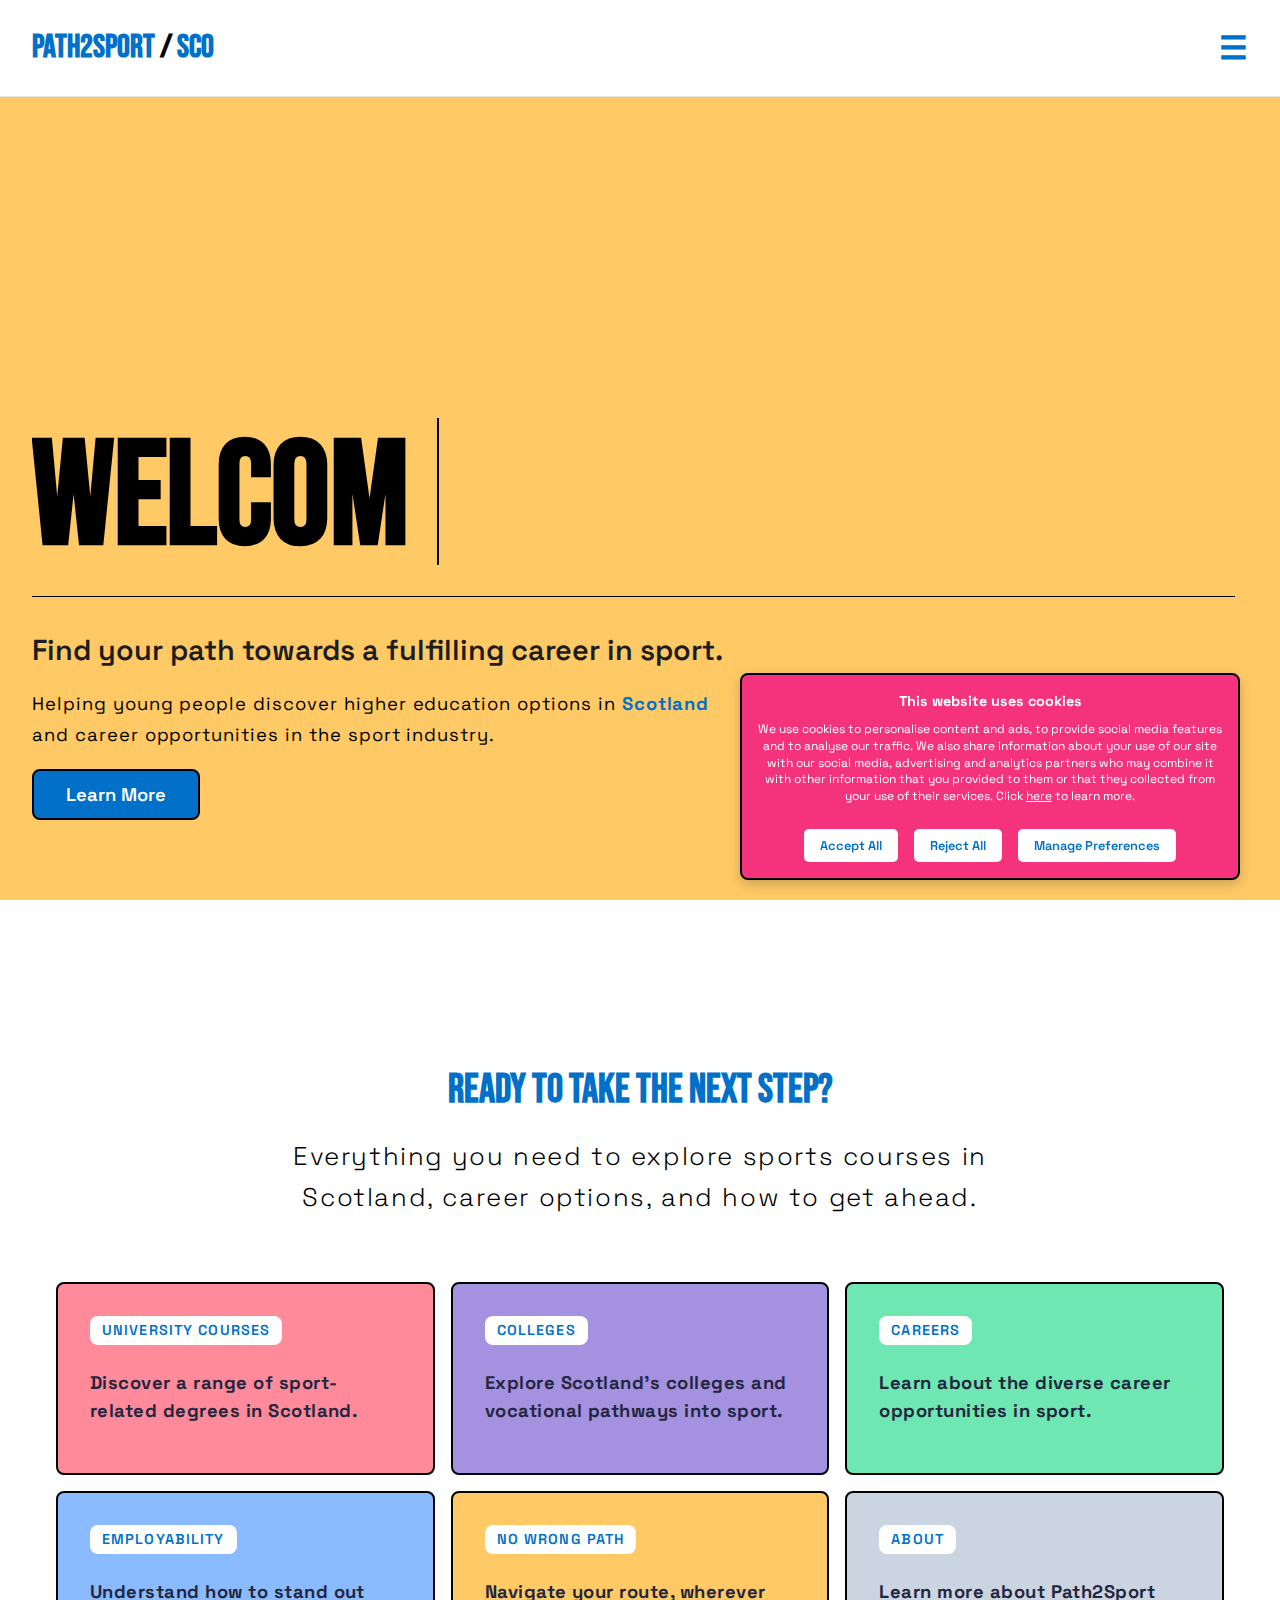
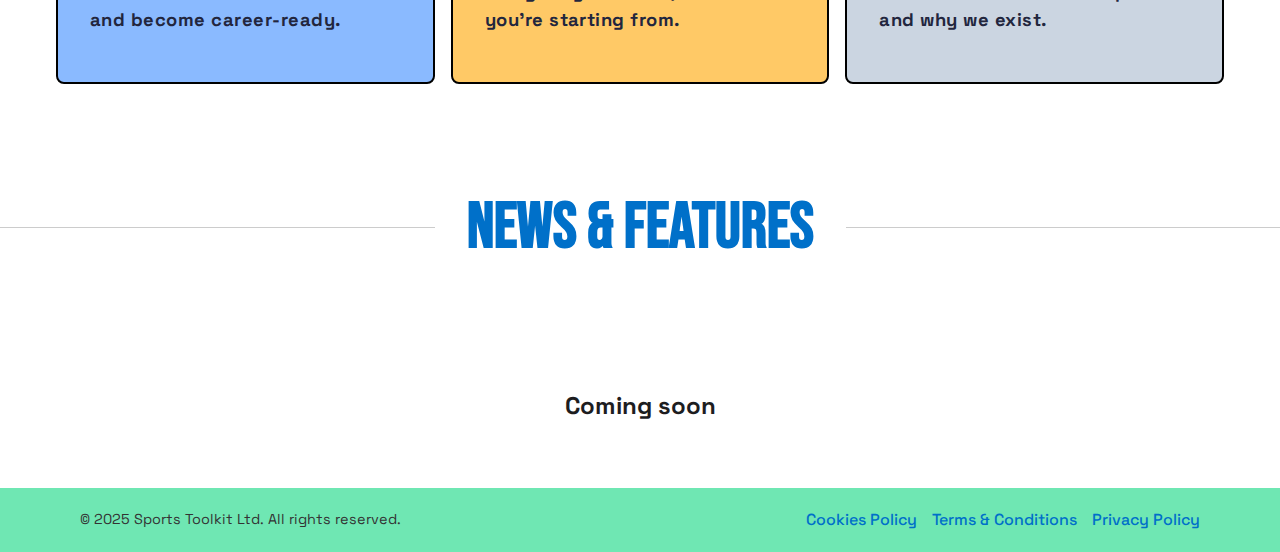
<file: index.html>
<!DOCTYPE html>
<html lang="en">
<head>
    <!-- Google tag (gtag.js) -->
<script async src="https://www.googletagmanager.com/gtag/js?id=G-DXWSFVYFH7"></script>
<script>
  window.dataLayer = window.dataLayer || [];
  function gtag(){dataLayer.push(arguments);}
  gtag('js', new Date());

  gtag('config', 'G-DXWSFVYFH7');
</script>
    <meta charset="UTF-8" />
    <meta name="viewport" content="width=device-width, initial-scale=1.0" />
    <title>Path2Sport</title>
<link
  rel="stylesheet"
  href="https://cdnjs.cloudflare.com/ajax/libs/font-awesome/6.4.0/css/all.min.css"
  integrity="sha512-dlNz6LEdldlMIZgKdW/Z3yvD13NqClxUw8NYoq80U3f6LG9gpp2IXh3ICf3Yf74e1lOe6LUwZdW+lBFZdciyUw=="
  crossorigin="anonymous"
  referrerpolicy="no-referrer"
/>
    <link href="https://fonts.googleapis.com/css2?family=Lekton&display=swap" rel="stylesheet">
    <link href="https://fonts.googleapis.com/css2?family=Space+Grotesk:wght@400;700&display=swap" rel="stylesheet">
    <link rel="preconnect" href="https://fonts.googleapis.com">
    <link rel="preconnect" href="https://fonts.gstatic.com" crossorigin>
    <link href="https://fonts.googleapis.com/css2?family=Space+Grotesk:wght@400;700&family=Space+Mono:wght@400;700&display=swap" rel="stylesheet">
    <link href="https://fonts.googleapis.com/css2?family=Berkshire+Swash&family=Space+Grotesk:wght@400;700&display=swap" rel="stylesheet">
    <link href="https://fonts.googleapis.com/css2?family=Bebas+Neue&family=Space+Grotesk:wght@400;700&display=swap" rel="stylesheet">


    <style>
    /* GENERAL STYLES */
    * {
        box-sizing: border-box;
        margin: 0;
        padding: 0;
    }
    body {
        font-family: 'Space Grotesk', sans-serif;
        color: #1D1D1F;
        background-color: #FFFFFF;
        line-height: 1.5;
        scroll-behavior: smooth;
    }
    a {
        color: #0070C9;
        text-decoration: none;
        transition: color 0.1s ease;
    }
    a:hover {
        color: #005CAB;
        text-decoration: underline;
    }
    :root {
        --theme-blue: #0070C9; 
        --modal-blur: 5px; 
    }

    h1, h2, h3 {
        font-family: 'Bebas Neue', sans-serif;
  
    
}

    /* HEADER SECTION */
    header {
        background-color: #FFFFFF;
        border-bottom: 1px solid rgba(0,0,0,0.1);
        padding: 1.5rem 2rem;
        display: flex;
        justify-content: space-between;
        align-items: center;
        position: fixed;
        top: 0;
        width: 100%;
        z-index: 1004;
    }
    header h1 {
        font-size: 2rem;
        font-weight: 600;
        color: #1D1D1F;
        margin: 0;
    }
    header .menu-button {
        font-size: 2rem;
        font-weight: 600;
        color: #0070C9;
        cursor: pointer;
        transition: color 0.1s ease;
        position: relative;
        z-index: 1005;
    }
    header .menu-button:hover {
        color: #005CAB;
    }
    .logo-link {
        text-decoration: none;
    }
    .logo-link h1 {
        color: #0070C9;
        transition: color 0.1s ease;
    }
    .logo-link:hover h1 {
        color: #005CAB;
    }
    .logo-link:hover {
        text-decoration: none;
    }
    
    .slash {
  color: #000; /* Make the slash black */
}

    
    @media (max-width: 768px) {
  header {
    padding: 2rem 2rem; /* More top/bottom padding for a deeper header */
  }
  header h1 {
    font-size: 1.6rem; /* Larger text for 'Path2Sport /' */
  }
  header .menu-button {
    font-size: 1.2rem; /* Larger MENU font */
  }
}

    /* CONTAINER */
    .container {
        width: 90%;
        max-width: 1200px;
        margin: 100px auto 0 auto; 
    }

    /* HERO SECTION */
.hero {
    /* Updated for bottom-left positioning */
    position: relative;
    width: 100%;
    min-height: 100vh;
    display: flex;
    flex-direction: column;
    justify-content: flex-end; /* Pushes content to bottom */
    align-items: flex-start;   /* Aligns content to left */
    text-align: left;         /* Left-aligned text */
    background-color: #ffc966;
    color: #1D1D1F;
    
    background-size: 400% 400%;
    animation: heroGradient 10s ease infinite;
    scroll-margin-top: 120px;
    padding: 2rem;
    padding-top: 16rem;      /* Extra bottom padding to move text further down */
}
    @keyframes heroGradient {
        0% { background-position: 0% 50%; }
        50% { background-position: 100% 50%; }
        100% { background-position: 0% 50%; }
    }
    .hero.hidden {
        display: none;
    }
    
.hero-line {
    width: 94vw;
    height: 1px;
    background-color: #000;
    margin: 
    margin-left: 2rem;
    margin-right: 1rem;
    margin-bottom: 2rem;
}
    
.hero-content {
    /* Adjusted to avoid centring and remove extra top padding */
    max-width: 800px;
    display: flex;
    flex-direction: column;
    align-items: flex-start;
    justify-content: flex-start;
    margin-bottom: 2rem; /* Adds spacing from the bottom */
    padding-top: 0;
}
    .hero h1 {
    font-size: calc(6rem + 4vw); /* Responsive font size */
    font-weight: 800;
    margin-bottom: 0.5rem;
    letter-spacing: -0.5px;
    color: #000; 
    line-height: 1.2; 
    white-space: nowrap;
    overflow: hidden;
}

@media (max-width: 768px) {
    .hero h1 {
        
        white-space: normal;
        font-size: 5rem; /* adjust size for mobile if needed */
        
    }
    .hero {
        
        padding-top: 10rem;       /* Adjust top padding as needed */
    }
    .cursor {
        display: none; /* Hide cursor on mobile */
    }
}

    #animated-heading {
        position: relative;
    }
    .cursor {
        display: inline-block;
        width: 2px;
        background-color: #000;
        margin-left: 5px;
        animation: blink 0.8s infinite;
        height: 1em;  
        vertical-align: middle;
    }
    @keyframes blink {
        0%, 50%, 100% { opacity: 1; }
        25%, 75% { opacity: 0; }
    }
    .hero h2 {
        font-family: 'Space Grotesk', sans-serif;
        font-size: 1.8rem;
        font-weight: 600;
        color: #1D1D1F;
    }
    .hero-paragraph {
        font-size: 1.15rem;
        line-height: 1.7;
        color: #000000;
        max-width: 700px;
        margin-bottom: 0.15rem;
        color: 
        justify-content: flex-end; /* Pushes content to bottom */
        align-items: flex-start;   /* Aligns content to left */
        text-align: left;         /* Left-aligned text */
        letter-spacing: 0.06rem; 
        margin-top: 1rem; 
    }
    
    .learn-more-btn {
        font-family: 'Space Grotesk', sans-serif;
        font-size: 1.15rem;
        font-weight: 600;
        color: #fff;
        background-color: #0070C9;
        border: 2px solid #000; 
        border-radius: 8px;
        padding: 0.75rem 2rem;
        cursor: pointer;
        transition: all 0.2s ease-in-out; 
        box-shadow: none; 
        margin-top: 1rem; 
        margin-bottom: 1rem; 
    }
    .learn-more-btn:hover {
        background-color: #005CAB;
        box-shadow: 5px 5px 0px #000; 
        transform: translate(-5px, -5px); 
    }
    .hero-emojis {
        margin-top: 0.5rem; 
        margin-bottom: 1rem; 
        font-size: 2rem; 
        text-align: center; 
    }
    .hero-emojis span {
        margin: 0 0.3rem; 
        transition: transform 0.2s ease, color 0.2s ease; 
    }
    .hero-emojis span:hover {
        transform: scale(1.2);
        color: #005CAB; 
    }

    /* FEATURED SECTION */
    .featured {
        display: flex;
        flex-wrap: wrap;
        justify-content: center;
        gap: 1rem;
        max-width: 1200px;
        margin: 2rem auto;
        padding: 0 1rem;
    }
    .intro-heading {
        font-size: 2.5rem; 
        font-weight: 700; 
        margin-bottom: 1rem; 
        color: var(--theme-blue);
    }
    .intro-text {
        font-size: 1.6rem; 
        line-height: 1.6;
        color: #000000; 
        max-width: 800px; 
        margin: 0 auto 1rem;
        font-weight: 250;
        letter-spacing: 0.1rem; 
        
    }
    .featured-intro {
        text-align: center; 
        margin-top: 8rem; 
        margin-bottom: 2rem;
        padding: 0 1rem;
    }
    .featured-item {
        flex: 1 1 calc(33.333% - 1rem); 
        min-width: 220px;
        background-color: #F3347D; 
        border: 2px solid #000; 
        border-radius: 8px;
        text-align: left; 
        padding: 2rem 2rem; 
        transition: all 0.2s ease-in-out;
        color: #FFFFFF; 
        cursor: pointer; 
        position: relative; 
    }
    .featured-item:hover {
        background-color: #F3347D; /* Maintain background color */
        box-shadow: 5px 5px 0px #000; /* Same shadow as button */
        transform: translate(-5px, -5px); /* Same transform as button */
    }
    .featured-item h3 {
        margin-bottom: 0.5rem;
        font-size: 1.5rem;
        font-weight: 700;
        color: #000; /* Ensure heading is black */
    }
    .featured-item p {
        margin-bottom: 1rem;
        color: #000; /* Set paragraph text to black */
        line-height: 1.5;
    }
    .featured-tag {
        display: inline-block;
        background-color: #FFFFFF; /* White background */
        color: #0070C9; /* Blue text */
        border-radius: 8px; /* Match the featured-item corners */
        padding: 0.25rem 0.75rem; /* Padding for spacing */
        font-size: 0.9rem; /* Smaller font size */
        font-weight: 600; /* Semi-bold text */
        margin-bottom: 1rem; /* Space between tag and description */
        letter-spacing: 0.07rem; /* Adds space between characters */
    }
    .featured-description {
        font-size: 1.15rem; /* Larger font size for prominence */
        line-height: 1.7; /* Improved readability */
        color: #FFFFFF; /* White text (inherited, but specified for clarity) */
        margin-top: 0.5rem; /* Added space above the description */
        margin-bottom: 1rem; /* Space below the description */
        font-weight: bold; /* Added property to make text bold */
        letter-spacing: 0.03rem; /* Adds space between characters */
    }
    .color1 {
    background-color: #ff8a9a; /* Lightened red */
}
.color2 {
    background-color: #a491e0; /* Lightened purple */
}
.color3 {
    background-color: #6fe7b3; /* Lightened green */
}
.color4 {
    background-color: #8abaff; /* Lightened blue */
}
.color5 {
    background-color: #ffc966; /* Lightened orange */
}
    .color6 {
        background-color: #cbd5e1; 
    }
    .color1 h3,
    .color2 h3,
    .color3 h3,
    .color4 h3,
    .color5 h3,
    .color6 h3 {
        color: #FFFFFF;
    }
    .color1:hover,
    .color2:hover,
    .color3:hover,
    .color4:hover,
    .color5:hover,
    .color6:hover {
        background-color: #0070C9; 
    }
    .color1 .featured-tag,
    .color2 .featured-tag,
    .color3 .featured-tag,
    .color4 .featured-tag,
    .color5 .featured-tag,
    .color6 .featured-tag {
        color: #0070C9; 
    }
    .featured-item p.featured-description {
        color: #22263e;
        transition: color 0.2s ease; 
    }
    .featured-item:hover p.featured-description {
        color: #FFFFFF;
    }
    .featured-item {
        transition: transform 0.2s ease, box-shadow 0.2s ease, background-color 0.2s ease;
    }
    
    .close-section {
    position: absolute;
    top: 3rem;
    right: 3rem;
    background: none;
    border: none;
    font-size: 3rem;
    cursor: pointer;
    color: #0070C9;
    transition: color 0.1s ease;
    z-index: 1003; /* Added to ensure visibility on fixed sections */
}

.close-section:hover {
    color: #005CAB;
}

@media (max-width: 768px) {
    
    .intro-text {
        font-size: 1.2rem; /* Tweak as needed */
    }
   
    .featured-item {
        flex: 1 1 calc(50% - 1rem); /* 2 per row, minus gap space */
        padding: 1.5rem;           /* Slightly reduce padding on smaller screens */
    }
    .featured-item h3 {
        font-size: 1.3rem;        /* Make headings a bit smaller on tablet/mobile */
    }
    .featured-description {
        font-size: 1rem;          /* Slightly reduce description text */
    }
}

@media (max-width: 480px) {
    .intro-text {
        font-size: 1rem; 
    }
    .featured-item {
        flex: 1 1 calc(50% - 1rem);
        padding: 1rem;
    }
    .featured-item h3 {
        font-size: 1.1rem;
    }
    .featured-description {
        font-size: 0.9rem;
    }
}

    
    @media (max-width: 768px) {
        .hero {
          height: 100vh; 
          flex-direction: column; 
          padding: 20px 20px 80px 20px;
        }
        .hero h1 {
          font-size: 5rem;
          margin-bottom: 1rem;
        }
        .hero h2 {
          font-size: 1.5rem;
          margin-right: 1rem;
        }
        .hero p {
          font-size: 1rem;
          margin-right: 1rem;
        }
        .cursor {
            height: 2.5rem;
        }
        header {
            padding: 1.2rem 1.5rem; 
            height: auto; 
        }
        .container {
            margin: 120px auto 0 auto;
        }
        #menu-section {
            padding: 2rem;
            padding-top: 100px;
        }
        #menu-section h2 {
            font-size: 2.5rem;
        }
        #menu-options a {
            font-size: 0.95rem;
        }
    }

    /* ABOUT SECTION */
    .about {
        position: fixed;
        top: 80px;
        left: 0;
        right: 0;
        bottom: 0;
        background-color: #fff;
        padding: 3rem 1rem;
        opacity: 0;
        visibility: hidden;
        transform: translateY(100%);
        transition: transform 0.4s ease, opacity 0.4s ease, visibility 0.4s ease;
        z-index: 1002;
        overflow-y: auto;
    }
    .about.active {
        transform: translateY(0);
        opacity: 1;
        visibility: visible;
    }
    .about .container {
        max-width: 800px;
        margin: 0 auto;
        padding: 3rem 1rem;
    }
    .about h2 {
        font-size: 2.2rem;
        margin-bottom: 0.1rem;
        font-weight: 700;
        color: #0070C9;
    }
    .about h3 {
        margin: 0;
        font-size: 1.3rem;
        color: #1D1D1F;
        font-weight: 600;
    }
    .about p {
        font-size: 1.125rem;
        color: #555;
        font-weight: 300;
        line-height: 1.8;
        letter-spacing: 0.4px;
        white-space: pre-line;
    }

    /* UNIVERSITIES SECTION */
    
    /* UNIVERSITIES SECTION */
.universities {
    position: fixed;
    top: 80px;
    left: 0;
    right: 0;
    bottom: 0;
    background-color: #f9f9f9;
    padding: 3rem 1rem;
    opacity: 0;
    visibility: hidden;
    transform: translateY(100%);
    transition: transform 0.4s ease, opacity 0.4s ease, visibility 0.4s ease;
    z-index: 1002;
    overflow-y: auto;
}
.universities.active {
    transform: translateY(0);
    opacity: 1;
    visibility: visible;
}
.universities .container {
    max-width: 1200px;
    margin: 0 auto;
    padding: 3rem 1rem;
}
.universities h2 {
    font-size: 2.2rem;
    margin-bottom: 2rem;
    font-weight: 700;
    text-align: center;
    color: #0070C9;
}
.uni-list {
    display: grid;
    grid-template-columns: repeat(auto-fit, minmax(250px, 1fr));
    gap: 2rem;
    padding: 0 2rem; /* optional horizontal padding */
}

    .uni-card {
        background-color: #6fe7b3;
        border: 2px solid #000; 
        border-radius: 8px;
        padding: 2rem;
        box-shadow: none;
        cursor: pointer;
        height: 220px;
        transition: transform 0.2s, box-shadow 0.2s;
        display: flex;
        flex-direction: column;
        align-items: center;
        justify-content: center;
        text-align: center;
        position: relative;
    }
    .uni-card:hover {
        
        box-shadow: 5px 5px 0px #000; 
        transform: translate(-5px, -5px); 
    }
    
    .card-icon {
        position: absolute;
        bottom: 10px;
        left: 50%;
        transform: translateX(-50%);
        font-size: 1rem;
        color: #0070C9;
    }
    .uni-card h3 {
        font-family: 'Space Grotesk', sans-serif;
        margin: 0;
        font-size: 1.3rem;
        color: #1D1D1F;
        font-weight: 600;
        padding: 0 0.5rem;
    }

    /* DASHBOARD SECTION */
    .dashboard {
        position: fixed;
        top: 0;
        left: 0;
        width: 100%;
        height: 100%;
        background-color: rgba(0,0,0,0.15); 
        display: flex;
        flex-direction: row;
        transform: scale(0.95) translateY(30px);
        opacity: 0;
        visibility: hidden;
        transition: transform 0.4s ease, opacity 0.4s ease, visibility 0.4s ease;
        z-index: 1007;
    }
    .dashboard.active {
        transform: scale(1) translateY(0);
        opacity: 1;
        visibility: visible;
    }
    .dashboard-content, .dashboard-sidebar {
        background-color: #fff;
        border-radius: 16px;
        border: 2px solid var(--theme-blue);
        box-shadow: 0 4px 16px rgba(0,0,0,0.2);
    }
    .dashboard-sidebar {
  width: 320px;
  padding: 2rem;
  overflow-y: auto;
  margin: auto 0;
  margin-left: 2rem;
  margin-right: 0.5rem;
  max-height: calc(100% - 4rem);
}

/* Hide sidebar on smaller screens */
@media (max-width: 768px) {
  .dashboard-sidebar {
    display: none;
  }
  .dashboard-content {
    width: 100%;
    margin: 0 auto;
  }
}
    .dashboard-sidebar h3 {
        text-transform: uppercase;
        font-family: 'Space Grotesk', sans-serif;
        font-size: 1rem;
        text-align: center;
        font-weight: 700;
        color: #555555; 
        border-bottom: 1px solid rgba(0,0,0,0.1);
        padding-bottom: 0.5rem;
        margin-bottom: 1.5rem;
    }
    .dashboard-sidebar ul {
        list-style: none;
        padding: 0;
    }
    .dashboard-sidebar ul li {
        background-color: transparent;
        padding: 1rem;
        margin-bottom: 0.5rem;
        border: none;
        border-radius: 8px;
        cursor: pointer;
        font-size: 1rem;
        font-weight: 500;
        color: #1D1D1F;
        text-align: center;
        transition: background-color 0.2s ease, transform 0.2s ease;
        min-height: 50px;
        display: flex;
        align-items: center;
        justify-content: center;
    }
    .dashboard-sidebar ul li:hover {
        background-color: rgba(240,240,240,0.7);
        transform: scale(1.02);
    }
    .dashboard-content {
        flex: 1;
        padding: 2rem;
        overflow-y: auto;
        margin: auto 2rem;
        max-height: calc(100% - 4rem);
        display: flex;
        flex-direction: column;
        position: relative;
    }
    .dashboard-header {
        background-color: #fff;
        font-size: 2rem;
        color: #0070C9;
        display: flex;
        align-items: center;
        justify-content: space-between;
        padding: 0.1rem 0.1rem;
        border-top-left-radius: 16px;
        border-top-right-radius: 16px;
        padding-bottom: 0.8rem;
    }
    .dashboard-header h2 {
        font-size: 2rem;
        font-weight: 700;
        margin: 0;
    }
    .close-btn {
        background: none;
        border: none;
        color: #0070C9;
        font-size: 3rem;
        cursor: pointer;
        transition: color 0.1s ease;
    }
    .close-btn:hover {
        color: #005CAB;
    }
    .dashboard-content-details {
        margin-top: 1rem; 
        opacity: 1;
        transition: opacity 0.3s ease;
    }
    .dashboard-content-details h3 {
        font-size: 1.2rem;
        color: #0070C9;
        margin-top: 2rem;
        margin-bottom: 0.8rem;
    }
    .dashboard-content p {
        margin-bottom: 1rem;
        color: #555;
        line-height: 1.6;
        font-size: 1rem;
    }
    .dashboard-content ul {
        list-style: none;
        padding: 0;
        margin-bottom: 1.5rem;
    }
    .dashboard-content ul li {
        background-color: #f9f9f9;
        padding: 0.75rem 1rem;
        margin-bottom: 1rem;
        border-radius: 6px;
        box-shadow: 0 1px 4px rgba(0,0,0,0.05);
        font-size: 1rem;
    }
    .rankings {
        display: flex;
        gap: 1rem;
        margin-top: 1.5rem;
        flex-wrap: wrap;
        justify-content: center;
    }
    .ranking-circle {
        width: 50px;
        height: 50px;
        border-radius: 50%;
        background-color: #0070C9;
        color: #fff;
        display: flex;
        align-items: center;
        justify-content: center;
        font-size: 0.875rem;
        font-weight: bold;
        position: relative;
        transition: transform 0.2s;
    }
    .ranking-circle:hover {
        transform: scale(1.05);
    }
    .ranking-circle .tooltip {
        visibility: hidden;
        width: 120px;
        background-color: rgba(0,0,0,0.75);
        color: #fff;
        text-align: center;
        border-radius: 6px;
        padding: 0.5rem;
        position: absolute;
        bottom: 110%;
        left: 50%;
        transform: translateX(-50%);
        opacity: 0;
        transition: opacity 0.2s;
        font-size: 0.8rem;
    }
    .ranking-circle:hover .tooltip {
        visibility: visible;
        opacity: 1;
    }
    .dashboard-banner {
    background-color: #f0f0f0;
    padding: 1rem;
    border-radius: 12px;
    display: flex;
    justify-content: center;
    gap: 1rem;
    align-items: center;
    margin-bottom: 1rem;
    flex-wrap: wrap; /* Allow items to wrap onto new lines */
}

/* Stack items vertically on smaller screens */
@media (max-width: 768px) {
    .dashboard-banner {
        flex-direction: column;
        align-items: center;
        text-align: center;
    }
}
    .dashboard-item {
        background-color: #0070C9;
        color: #fff;
        padding: 0.5rem 1rem;
        border-radius: 12px;
        font-size: 0.875rem;
        font-weight: 600;
        display: flex;
        align-items: center;
        justify-content: center;
        width: auto
        text-align: center;
        word-break: break-word; /* Break long words to prevent overflow */
    }
    .dashboard-item a {
        color: #fff;
        text-decoration: none;
        width: 100%;
    }
    .dashboard-item a:hover {
        text-decoration: underline;
    }

    /* FOOTER STYLES */
footer {
    background-color: #6fe7b3; /* Light, neutral background */
    padding: 20px 0;
    font-family: 'Space Grotesk', sans-serif;
    color: #333; /* Darker text for readability */
}

.footer-container {
    max-width: 1200px;
    margin: 0 auto;
    padding: 0 40px;
    display: flex;
    justify-content: space-between;
    align-items: center;
    flex-wrap: wrap;
}

.footer-left p {
    margin: 0;
    font-size: 0.9rem;
}

.footer-right ul.footer-links {
    list-style: none;
    display: flex;
    gap: 15px;
    margin: 0;
    padding: 0;
}

.footer-right ul.footer-links li {
    /* No additional styles needed */
}

.footer-right ul.footer-links li a {
    text-decoration: none;
    color: #0070C9; /* Brand blue */
    font-weight: 500;
    transition: color 0.3s ease, text-decoration 0.3s ease, transform 0.3s ease;
}

.footer-right ul.footer-links li a:hover,
.footer-right ul.footer-links li a:focus {
    color: #005CAB; /* Darker blue on hover */
    text-decoration: underline;
    transform: translateY(-2px); /* Slight upward movement */
}

/* Responsive Design */
@media (max-width: 600px) {
    
    .footer-container {
        flex-direction: column;
        align-items: center;
    }

    .footer-left p {
        margin-bottom: 1rem; /* Ensures extra space under the text on smaller screens */
    }

    .footer-right ul.footer-links {
        flex-direction: column;
        gap: 10px;
        align-items: center;
    }
}

    /* MENU SECTION */
    #menu-section {
        position: fixed;
        top: 0;
        left: 0;
        width: 100%;
        height: 100%;
        background-color: #fff;
        display: flex;
        flex-direction: column;
        padding: 2rem;
        box-shadow: 0 0 10px rgba(0,0,0,0.15);
        z-index: 1006;
        transform: translateY(-100%);
        opacity: 0;
        visibility: hidden;
        transition: transform 0.3s ease, opacity 0.3s ease, visibility 0.3s ease;
        padding-top: 80px;
        overflow-y: auto;
    }
    #menu-section.active {
        transform: translateY(0);
        opacity: 1;
        visibility: visible;
    }
    #menu-section h2 {
        font-size: 3rem;
        margin-bottom: 2rem;
        color: #0070C9;
        margin-top: 0;
        text-align: center;
    }
    #menu-options {
        display: flex;
        flex-direction: column;
        gap: 1rem;
        width: 100%;
        align-items: center;
        padding-top: 2rem;
    }
    #menu-options a {
        font-size: 1rem;
        font-weight: 600;
        color: #0070C9;
        background: #fff;
        border: 1px solid rgba(0,0,0,0.1);
        border-radius: 8px;
        padding: 0.5rem 1rem;
        max-width: 320px;
        width: 100%;
        transition: background-color 0.2s, box-shadow 0.2s, transform 0.2s;
        text-align: center;
        display: flex;
        justify-content: center;
        align-items: center;
    }
    #menu-options a:hover {
        background-color: #0070C9;
        color: #fff;
        box-shadow: 0 2px 6px rgba(0,0,0,0.1);
        transform: scale(1.02);
    }
    #close-menu {
        position: absolute;
        top: 3rem;
        right: 3rem;
        background: none;
        border: none;
        font-size: 3rem;
        cursor: pointer;
        color: #0070C9;
        transition: color 0.1s ease;
    }
    #close-menu:hover {
        color: #005CAB;
    }
    
    @media (max-width: 480px) {
    #menu-section h2 {
        font-size: 2.5rem;
    }
    #menu-options a {
        font-size: 0.9rem;
        padding: 0.4rem 0.8rem;
        max-width: 280px;
    }
    #close-menu {
        font-size: 2.5rem;
    }
}

    /* INSERT SECTION */
    .insert-section {
        position: fixed;
        top: 80px;
        left: 0;
        width: 100%;
        height: calc(100% - 80px);
        background-color: #fff;
        padding: 3rem 1rem;
        opacity: 0;
        visibility: hidden;
        transform: translateY(100%);
        transition: transform 0.4s, opacity 0.4s;
        z-index: 1003;
        overflow-y: auto;
        -webkit-overflow-scrolling: touch;
    }
    .insert-section.active {
        transform: translateY(0);
        opacity: 1;
        visibility: visible;
    }
    .insert-section .container {
        max-width: 800px;
        margin: 0 auto;
        padding: 3rem 1rem;
    }
    .insert-section h2 {
        font-size: 2rem;
        margin-bottom: 1rem;
        color: #0070C9;
        font-weight: 700;
    }
    .insert-section p {
        font-size: 1.125rem;
        color: #555;
        font-weight: 300;
        line-height: 1.8;
        letter-spacing: 0.4px;
        white-space: pre-line;
        margin-bottom: 1rem;
    }
    .button-group {
        display: flex;
        justify-content: center;
        gap: 1rem;
        margin-top: 2rem;
    }
    .button-group button {
        margin: 1rem 0;
        padding: 0.75rem 1.5rem;
        font-size: 1rem;
        font-weight: 600;
        color: #fff;
        background-color: #0070C9;
        border: none; /* General buttons have no border */
        border-radius: 8px;
        cursor: pointer;
        transition: background-color 0.1s ease;
        text-align: center;
        display: flex;
        justify-content: center;
        align-items: center;
    }
    .button-group button:hover {
        background-color: #005CAB;
    }
    .close-insert-section {
        position: absolute;
        top: 1rem;
        right: 2rem;
        background: none;
        border: none;
        font-size: 2rem;
        color: #0070C9;
        cursor: pointer;
        opacity: 0.8;
        transition: opacity 0.1s ease;
    }
    .close-insert-section:hover {
        opacity: 1;
    }
    

    /* NO WRONG PATH SECTION */
    .no-right-path-section {
        position: fixed;
        top: 80px;
        left: 0;
        right: 0;
        bottom: 0;
        background-color: #fff;
        padding: 3rem 1rem;
        opacity: 0;
        visibility: hidden;
        transform: translateY(100%);
        transition: transform 0.4s ease, opacity 0.4s ease, visibility 0.4s ease;
        z-index: 1002;
        overflow-y: auto;
    }
    .no-right-path-section.active {
        transform: translateY(0);
        opacity: 1;
        visibility: visible;
    }
    .no-right-path-section .container {
        max-width: 800px;
        margin: 0 auto;
        padding: 3rem 1rem;
    }
    .no-right-path-section h2 {
        font-size: 2.5rem;
        text-align: left;
        color: var(--theme-blue);
        margin-top: 4rem;
        margin-bottom: 2rem;
        font-weight: 700;
    }

    /* SUBHEADINGS */
    .subheading {
        font-size: 1.5rem; 
        font-weight: 600;   
        color: var(--theme-blue);
        margin-bottom: 0.7rem; 
    }

    /* BLOG CONTENT */
    .blog-content {
        line-height: 1.8;
        margin-bottom: 3rem;
        text-align: left;
        font-size: 1.125rem;
        color: #555;
        letter-spacing: 0.3px;
        font-weight: 300;
    }
    .blog-content p {
        margin-bottom: 1.5rem;
    }

    /* MODAL BUTTONS */
    .modal-buttons {
        display: flex;
        justify-content: center;
        gap: 1rem;
        margin-bottom: 3rem;
    }
    .modal-btn {
        padding: 0.75rem 1.5rem;
        font-size: 1rem;
        font-weight: 600;
        color: #fff;
        background-color: var(--theme-blue);
        border: none;
        border-radius: 8px;
        cursor: pointer;
        transition: background-color 0.3s ease, transform 0.3s ease;
    }
    .modal-btn:hover {
        background-color: #005CAB;
        transform: translateY(-3px);
    }

    /* TIMELINE SECTION */
    .timeline {
        position: relative;
        padding: 2rem 0;
    }
    .timeline::before {
        content: '';
        position: absolute;
        left: 50%;
        width: 5px;
        background: var(--theme-blue);
        top: 0;
        bottom: 0;
        transform: translateX(-50%);
    }
    .timeline-item {
        position: relative;
        width: 45%;
        padding: 1rem 1.5rem;
        box-sizing: border-box;
        opacity: 0;
        transform: translateY(20px);
        transition: opacity 0.6s ease, transform 0.6s ease;
    }
    .timeline-item.left {
        left: 0;
        text-align: left;
    }
    .timeline-item.right {
        left: 55%;
        text-align: left;
    }
    .timeline-content {
        background: #fff;
        padding: 1.5rem;
        border-radius: 8px;
        position: relative;
        box-shadow: 0 4px 6px rgba(0,0,0,0.1);
        border: 2px solid #000; /* Added 2px solid black border */
        background: #ffe280; 
    }
    .timeline-icon {
        position: absolute;
        top: 50%;
        transform: translate(-50%, -50%);
        background: var(--theme-blue);
        width: 20px; 
        height: 20px;
        border-radius: 50%;
    }
    .timeline-item.left .timeline-icon {
        right: -10px; 
    }
    .timeline-item.right .timeline-icon {
        left: -10px;
    }
    .timeline-content-header {
        display: flex;
        align-items: center;
        margin-bottom: 0.5rem;
    }
    .timeline-content-header h3 {
        margin-left: 0rem;
        font-size: 1.4rem;
        color: var(--theme-blue);
    }
    .timeline-content p {
        font-size: 1rem;
        color: #555;
        line-height: 1.6;
    }
    .timeline-item.visible {
        opacity: 1;
        transform: translateY(0);
    }
    @media (max-width: 768px) {
        .timeline::before {
            left: 20px;
        }
        .timeline-item {
            width: 100%;
            padding-left: 50px;
            padding-right: 25px;
            text-align: left !important;
        }
        .timeline-item.left,
        .timeline-item.right {
            left: 0;
        }
        .timeline-item.left .timeline-icon,
        .timeline-item.right .timeline-icon {
            left: 0;
            transform: translate(-50%, -50%);
        }
    }

    /* MODAL SECTION */
    .modal {
        position: fixed;
        top: 0;
        left: 0;
        width: 100%;
        height: 100%;
        background-color: rgba(0,0,0,0.5); 
        display: flex;
        align-items: center;
        justify-content: center;
        opacity: 0;
        visibility: hidden;
        transition: opacity 0.3s ease, visibility 0.3s ease;
        z-index: 1008; 
    }
    .hover-link {
            color: #0070C9;
            text-decoration: underline;
            cursor: pointer;
        }
    .hover-link:hover {
            color: darkblue;
        }
    .modal[aria-hidden="false"] {
            display: block;
        }
    .modal.active {
        opacity: 1;
        visibility: visible;
    }
    .modal-content {
        background-color: #fff;
        padding: 2rem;
        border-radius: 12px;
        max-width: 800px;
        width: 90%;
        position: relative;
        max-height: 80vh;
        overflow-y: auto;
        box-shadow: 0 5px 15px rgba(0,0,0,0.3);
        animation: fadeInScale 0.3s ease;
    }
    @keyframes fadeInScale {
        from {
            transform: scale(0.95);
            opacity: 0;
        }
        to {
            transform: scale(1);
            opacity: 1;
        }
    }
    .close-modal {
        position: absolute;
        top: 1rem;
        right: 1rem;
        background: none;
        border: none;
        font-size: 1.5rem;
        cursor: pointer;
        color: var(--theme-blue);
        transition: color 0.2s ease;
    }
    .close-modal:hover {
        color: #005CAB;
    }
    .modal-content h3 {
        margin-top: 0;
        color: var(--theme-blue);
    }
    .modal-content ul {
        list-style: disc inside;
        padding-left: 1rem;
    }
    .modal-content ul li {
        margin-bottom: 0.5rem;
    }

    /* EMPLOYABILITY SECTION */
.employability {
    background-color: #fff;
    text-align: left;
    transform: translateY(100%);
    opacity: 0;
    visibility: hidden;
    transition: transform 0.4s ease, opacity 0.4s ease, visibility 0.4s ease;
    position: fixed;
    top: 80px;
    left: 0;
    right: 0;
    bottom: 0;
    overflow-y: auto;
    -webkit-overflow-scrolling: touch;
    z-index: 1002;
    padding: 3rem 1rem;
}
.employability.active {
    transform: translateY(0);
    opacity: 1;
    visibility: visible;
}
.employability h2 {
    font-size: 2rem;
    margin-bottom: 1.5rem;
    font-weight: 700;
    color: #0070C9;
}
.employability p {
    font-size: 1.125rem;
    color: #555;
    line-height: 1.8;
    letter-spacing: 0.4px;
    font-weight: 300;
    margin-bottom: 1rem;
}
.career-paths .container,
.employability .container {
    max-width: 800px;
    margin: 0 auto;
    padding: 3rem 1rem;
}
.employability-cards {
    display: grid;
    grid-template-columns: repeat(auto-fit, minmax(250px, 1fr));
    gap: 1rem;
    margin-top: 2rem;
}

@media (max-width: 1920px) {
    .employability-cards {
        grid-template-columns: 1fr !important;  /* One card per row below 1920px width */
    }
}
.employability-card {
    min-height: 225px;
    height: auto;
    perspective: 800px;
    margin-bottom: 1rem;
}
.flip-card-inner {
    position: relative;
    width: 100%;
    height: 100%;
    transition: transform 0.6s;
    transform-style: preserve-3d;
}
.flip-card-inner.flipped {
    transform: rotateY(180deg);
}

.employability-card:hover .flip-card-inner {
    transform: rotateY(180deg);
}

.flip-card-front,
.flip-card-back {
    position: absolute;
    width: 100%;
    height: 100%;
    backface-visibility: hidden; 
    border-radius: 12px;
    box-shadow: 0 2px 6px rgba(0,0,0,0.1);
    padding: 2rem;
    background-color: #F5F5F7;
    border: 2px solid #000;
    display: flex;
    flex-direction: column;
    justify-content: flex-start;
    align-items: flex-start; 
    transition: box-shadow 0.2s ease, transform 0.2s ease;
}
.flip-card-front {
    transform: rotateY(0deg);
}
.flip-card-back {
    transform: rotateY(180deg);
    background-color: #FFFFFF; 
}
.flip-card-front h3,
.flip-card-back h3 {
    margin-bottom: 0.75rem;
    color: #0070C9;
    font-weight: 700;
    font-size: 1.2rem;               
    font-family: 'Space Grotesk', sans-serif; 
}
.flip-card-front p,
.flip-card-back p,
.flip-card-back ul {
    color: #555;
    font-size: 0.95rem;
    line-height: 1.6;
    letter-spacing: 0.3px;
    font-weight: 300;
    margin: 0;
}
.flip-card-back ul {
    list-style: disc inside;
    padding: 0;
    margin-top: 0.25rem;
}
.flip-card-back ul li {
    margin-bottom: 0.5rem;
}

@media (max-width: 768px) {
    .employability-card {
        min-height: 225px;
        perspective: 800px;
        margin-bottom: 1rem;
    }
    .flip-card-front,
    .flip-card-back {
        
        padding: 1rem;
        font-size: 0.85rem;
        line-height: 1.4;
        overflow-wrap: break-word;
    }
    .flip-card-front p,
    .flip-card-back p,
    .flip-card-back ul,
    .flip-card-front h3,
    .flip-card-back h3 {
        font-size: 0.85rem;
        line-height: 1.4;
        padding: 0.5rem;
        overflow-wrap: break-word;
    }
    .employability-cards {
        grid-template-columns: 1fr 1fr;
    }
}
@media (max-width: 480px) {
    .employability-cards {
        grid-template-columns: 1fr;
    }
    .flip-card-front p,
    .flip-card-back p,
    .flip-card-back ul {
        font-size: 0.9rem;
    }
}
.card-icon {
    font-size: 2rem;
    color: #0070C9;
    margin-bottom: 0.75rem;
}
.employability-card:hover .flip-card-front {
    box-shadow: 0 5px 12px rgba(0, 0, 0, 0.15);
}
.employability-card:hover .flip-card-back {
    box-shadow: 0 5px 12px rgba(0, 0, 0, 0.15);
}

@media (max-width: 768px) {
  
  .flip-card-front,
  .flip-card-back {
    white-space: normal;
    word-break: break-word;
    overflow-wrap: break-word;
  }
}

/* SUPPORT SECTION */
.support {
    position: fixed;
    top: 80px;
    left: 0;
    right: 0;
    bottom: 0;
    background-color: #fff;
    padding: 3rem 1rem;
    opacity: 0;
    visibility: hidden;
    transform: translateY(100%);
    transition: transform 0.4s ease, opacity 0.4s ease, visibility 0.4s ease;
    z-index: 1002;
    overflow-y: auto;
}
.support.active {
    transform: translateY(0);
    opacity: 1;
    visibility: visible;
}
.support .container {
    max-width: 800px;
    margin: 0 auto;
    padding: 3rem 1rem;
}
.support h2 {
    font-size: 2.2rem;
    margin-bottom: 0.1rem;
    font-weight: 700;
    color: #0070C9;
}

.support h3 {
    font-size: 1.4rem;
    font-weight: 600;
    color: #0070C9;
    margin-top: 24px;
    margin-bottom: 24px; /* Adds space below the headings */
}

.support p {
    font-size: 1.125rem;
    color: #555;
    font-weight: 300;
    line-height: 1.8;
    letter-spacing: 0.4px;
    white-space: pre-line;
}

.donate-btn {
    font-family: 'Space Grotesk', sans-serif;
    font-size: 1.15rem;
    font-weight: 600;
    color: #fff;
    background-color: #0070C9;
    border: 2px solid #000;
    border-radius: 8px;
    padding: 0.75rem 2rem;
    cursor: pointer;
    transition: all 0.2s ease-in-out;
    box-shadow: none;
    margin-top: 1rem;
    margin-bottom: 1rem;
}

.donate-btn:hover {
    background-color: #005CAB;
    box-shadow: 5px 5px 0px #000;
    transform: translate(-5px, -5px);
}



    /* COLLEGE COURSES SECTION */
    .college-courses {
        position: fixed;
        top: 80px;
        left: 0;
        width: 100%;
        height: calc(100% - 80px);
        background-color: #fff;
        padding: 3rem 1rem;
        opacity: 0;
        visibility: hidden;
        transform: translateY(100%);
        transition: transform 0.4s ease, opacity 0.4s ease, visibility 0.4s ease;
        z-index: 1003;
        overflow-y: auto;
    
        -webkit-overflow-scrolling: touch;
    }
    .college-courses.active {
        transform: translateY(0);
        opacity: 1;
        visibility: visible;
    }
    .college-courses .container {
        max-width: 800px;
        margin: 0 auto;
        padding: 3rem 1rem;
        padding-top: 2rem;
    }
    .college-courses h2 {
        font-size: 2rem;
        margin-bottom: 1.5rem;
        font-weight: 700;
        color: #0070C9;
    }
    .college-courses p {
        font-size: 1.125rem;
        color: #555;
        font-weight: 300;
        line-height: 1.8;
        letter-spacing: 0.4px;
        margin-bottom: 2.5rem;
    }
    .college-table {
        width: 100%;
        border-collapse: collapse;
        margin-top: 1rem;
        font-family: 'Space Grotesk', sans-serif;
    }
    .college-table thead {
        background-color: #0070C9;
        color: #fff;
    }
    .college-table th, .college-table td {
        padding: 0.75rem;
        text-align: left;
        border-bottom: 1px solid #ddd;
    }
    .college-table tbody tr:nth-child(even) {
        background-color: #f8f8f8;
    }
    .college-table tbody tr:hover {
        background-color: #e6f7ff;
        cursor: pointer;
        transition: background-color 0.2s;
    }
    .college-table a {
        color: #0070C9;
        text-decoration: none;
        transition: color 0.1s ease;
    }
    .college-table a:hover {
        color: #005CAB;
        text-decoration: underline;
    }
    @media (max-width: 768px) {
        .college-table thead {
            display: none;
        }
        .college-table,
        .college-table tbody,
        .college-table tr,
        .college-table td {
            display: block;
            width: 100%;
        }
        .college-table tr {
            margin-bottom: 1rem;
            border: 1px solid #ddd;
            padding: 0.5rem;
        }
        .college-table td {
            text-align: right;
            padding-left: 40%;
            position: relative;
        }
        .college-table td::before {
            content: attr(data-label);
            position: absolute;
            left: 1rem;
            width: 40%;
            white-space: nowrap;
            font-weight: 600;
        }
    }

    /* CAREER PATHS SECTION */
    .career-paths {
        background-color: #fff;
        text-align: left;
        position: fixed;
        top: 80px;
        left: 0;
        right: 0;
        bottom: 0;
        overflow-y: auto;
        -webkit-overflow-scrolling: touch;
        z-index: 1002;
        padding: 3rem 1rem;
        transform: translateY(100%);
        opacity: 0;
        visibility: hidden;
        transition: transform 0.4s ease, opacity 0.4s ease, visibility 0.4s ease;
    }
    .career-paths.active {
        transform: translateY(0);
        opacity: 1;
        visibility: visible;
    }
    .career-paths h2 {
        font-size: 2rem;
        margin-bottom: 1.5rem;
        font-weight: 700;
        color: #0070C9;
    }
    .career-paths p {
        font-size: 1.125rem;
        color: #555;
        line-height: 1.8;
        letter-spacing: 0.4px;
        font-weight: 300;
        margin-bottom: 1rem;
    }
    .career-paths .careers-intro {
      font-size: 1.125rem;
      color: #555;
      margin-bottom: 2rem;
    }
    .career-sectors {
      display: grid;
      grid-template-columns: repeat(auto-fit, minmax(220px, 1fr));
      gap: 1rem;
      margin-bottom: 2rem;
    }
    .sector-card {
      background-color: #f4f4f4;
      border: 1px solid rgba(0,0,0,0.1);
      border-radius: 8px;
      padding: 1.5rem;
      transition: transform 0.2s ease, box-shadow 0.2s ease;
    }
    .sector-card:hover {
      transform: scale(1.02);
      box-shadow: 0 4px 8px rgba(0,0,0,0.1);
    }
    .career-areas {
      margin-bottom: 2rem;
    }
    .areas-list {
      list-style-type: none;
      margin: 0;
      padding: 0;
    }
    .areas-list li {
      background-color: #fff;
      border-left: 4px solid #0070C9;
      padding: 0.75rem 1rem;
      margin-bottom: 1rem;
      font-size: 1rem;
    }
    .career-search {
      margin-bottom: 2rem;
    }
    .search-list {
      list-style: none;
      padding: 0;
      margin-bottom: 1rem;
    }
    .search-list li {
      margin-bottom: 0.5rem;
    }
    .search-list a {
      color: #0070C9;
      text-decoration: underline;
    }
    .career-jobs-board .jobs-container {
    display: grid;
    grid-template-columns: repeat(auto-fit, minmax(240px, 1fr));
    gap: 1rem;
}
.jobs-container {
    margin-top: 3rem;
}

.job-entry {
    background-color: #fff;
    border: 2px solid #000; /* Updated to have a 2px black border */
    border-radius: 8px;
    padding: 1rem;
    display: flex;
    flex-direction: column; /* Ensures proper layout for content and button */
    justify-content: space-between; /* Spreads content to keep button at bottom */
    transition: transform 0.2s ease, box-shadow 0.2s ease;
}

.job-entry:hover {
    transform: scale(1.02);
    box-shadow: 0 4px 8px rgba(0, 0, 0, 0.1);
}

.job-entry h4 {
    font-size: 1.1rem;
    margin-bottom: 0.5rem;
}

.job-entry a {
    align-self: flex-end; /* Ensures the button aligns properly at the bottom */
    margin-top: auto; /* Pushes the button to the bottom of the card */
    padding: 0.5rem 0.75rem;
    background-color: #0070C9;
    color: #fff;
    border-radius: 4px;
    text-decoration: none;
    text-align: center;
}

.job-entry a:hover {
    background-color: #005CAB;
}

    /* GENERAL STYLES */
/* Tabs Container */
.tabs {
  margin: 2rem 0;
  border-bottom: 2px solid #ddd;
}

/* Tabs List */
.tabs ul {
  list-style: none;
  display: flex;
  justify-content: space-between; /* Evenly distributes tabs */
  align-items: center; /* Vertically centers the tabs */
  gap: 1rem; /* Optional: Adds space between tabs */
  padding: 0;
  margin: 0;
}

/* Tab Button */
.tab-button {
    font-family: 'Space Grotesk', sans-serif;
  background: none;
  border: none;
  padding: 0.75rem 1rem;
  cursor: pointer;
  font-size: 1rem;
  font-weight: 600;
  color: #555;
  position: relative;
  transition: color 0.3s ease, transform 0.3s ease;
  flex: 1; /* Ensures all tabs take equal width */
  text-align: center; /* Centers the text and icons */
}

.tabs ul li {
  flex: 1; /* Ensures each list item takes equal width */
}

.tab-button {
  width: 100%; /* Ensures the button takes full width of its parent */
  display: flex;
  align-items: center;
  justify-content: center;
}

/* Icon within Tab */
.tab-button i {
  margin-right: 0.5rem;
  font-size: 1.1rem;
  transition: color 0.3s ease;
}

/* Hover and Focus States */
.tab-button:hover,
.tab-button:focus {
  color: var(--theme-blue);
  transform: translateY(-2px); /* Slight upward movement on hover */
  outline: none;
}

/* Active Tab Styling */
.tab-button.active {
  color: var(--theme-blue);
  background-color: rgba(0, 112, 201, 0.1);
  border-radius: 4px 4px 0 0;
}

.tab-button.active i {
  color: var(--theme-blue);
}

/* Active Indicator */
.tab-button::after {
  content: '';
  position: absolute;
  bottom: -2px;
  left: 0;
  width: 100%;
  height: 4px;
  background-color: transparent;
  transition: background-color 0.3s ease, transform 0.3s ease;
}

.tab-button.active::after {
  background-color: var(--theme-blue);
}


/* Large Screens: 4 Columns for Search Cards */
@media (min-width: 1200px) {
  .search-cards {
      grid-template-columns: repeat(4, 1fr); /* 4 columns */
  }
}

/* Medium Screens: 3 Columns for Search Cards */
@media (min-width: 1025px) and (max-width: 1199px) {
  .search-cards {
      grid-template-columns: repeat(3, 1fr); /* 3 columns */
  }
}

/* For all screens 1024px and below, force 2 columns */
@media (max-width: 1024px) {
  .search-cards {
      grid-template-columns: repeat(2, 1fr); /* 2 columns */
  }
}

@media (max-width: 768px) {
  .tabs ul {
    flex-direction: column;
  }
  .tabs ul li {
    width: 100%;
    display: block;
  }
  .tab-button {
    width: 100% !important;
    display: block;
    flex: none;
    padding: 1.2rem 1.5rem;
    text-align: center;
  }
}

  .tab-button::after {
    height: 2px;
  }

/* Mobile Screens: 1 Column for Search Cards */
@media (max-width: 600px) {
    .search-cards {
        grid-template-columns: repeat(2, 1fr); /* 2 columns */
    }
}
    /* TABS CONTENT */
    .tabs-content {
      margin-top: 1rem;
    }
    .tab-content {
      display: none;
      animation: fadeIn 0.3s ease;
    }
    .tab-content.active {
      display: block;
    }

    /* ACCORDION STYLES */
    .accordion-container {
      margin-top: 1rem;
    }
    .accordion-item {
      border-bottom: 1px solid #ddd;
    }
    .accordion-header {
      background-color: #f9f9f9;
      cursor: pointer;
      padding: 1rem;
      width: 100%;
      text-align: left;
      border: none;
      outline: none;
      transition: background-color 0.3s ease;
      display: flex;
      justify-content: space-between;
      align-items: center;
      font-size: 1.2rem;
      font-family: 'Space Grotesk', sans-serif; /* Apply Space Grotesk font */
      font-weight: 600;
    }
    .accordion-header:hover {
      background-color: #eaeaea;
    }
    .accordion-header .fa-chevron-down {
      transition: transform 0.3s ease;
    }
    .accordion-header[aria-expanded="true"] .fa-chevron-down {
      transform: rotate(180deg);
    }
    .accordion-content {
      max-height: 0;
      overflow: hidden;
      transition: max-height 0.3s ease;
      padding: 0 1rem;
    }
    .accordion-content p,
    .accordion-content ul {
      padding: 1rem 0;
    }
    .accordion-item.active .accordion-content {
      max-height: 500px; /* Adjust as needed */
    }

    /* SEARCH BAR STYLES */
    .search-bar {
      margin-bottom: 1rem;
    }
    #areaSearch {
      width: 100%;
      padding: 0.5rem 1rem;
      font-size: 1rem;
      border: 1px solid #ddd;
      border-radius: 4px;
    }

    /* ANIMATION FOR TABS */
    @keyframes fadeIn {
      from { opacity: 0; }
      to { opacity: 1; }
    }

    /* SEARCH CARDS */
.search-cards {
    display: grid;
    grid-template-columns: repeat(auto-fit, minmax(220px, 1fr));
    gap: 1rem;
    margin-top: 1rem;
    margin-bottom: 2rem;
}

.search-card {
    display: flex;
    align-items: center;
    justify-content: center;
    background-color: #a491e0; 
    color: #041e42; 
    text-decoration: none;
    border: 2px solid #000; 
    border-radius: 8px;
    padding: 1rem;
    font-size: 0.9rem; 
    font-weight: 600;
    transition: all 0.2s ease-in-out; 
    box-shadow: none;
    height: 120px; 
    width: 100%; 
    overflow: hidden; 
    position: relative; 
    cursor: pointer; 
}

.search-card:hover {
    background-color: #a491e0; 
    box-shadow: 5px 5px 0px #000;
    transform: translate(-5px, -5px); 
}

.search-card h4 {
    margin: 0;
    text-align: center;
    font-size: 0.9rem; 
    transition: color 0.2s ease; 
}

.search-cards.tailored .search-card {
    background-color: #ffc966; 
    color: #041e42; 
}

.search-cards.tailored .search-card:hover {
    background-color: #ffc966; 
    box-shadow: 5px 5px 0px #000; 
    transform: translate(-5px, -5px); 
}

.search-cards.tailored .search-card:hover h4 {
    color: #041e42; 
}

/* Media Queries */

/* Large Screens: 4 Columns */
@media (min-width: 1200px) {
    .search-cards {
        grid-template-columns: repeat(4, 1fr); /* 4 columns */
    }
}

/* Medium Screens: 3 Columns */
@media (min-width: 1025px) and (max-width: 1199px) {
    .search-cards {
        grid-template-columns: repeat(3, 1fr); /* 3 columns */
    }
}

/* Small to Medium Screens: 2 Columns */
@media (min-width: 769px) and (max-width: 1024px) {
    .search-cards {
        grid-template-columns: repeat(2, 1fr); /* 2 columns */
    }
}

/* Extra Small Screens: 1 Column */
@media (max-width: 768px) {
    .search-cards {
        grid-template-columns: repeat(auto-fit, minmax(180px, 1fr));
    }
}

@media (max-width: 600px) {
    .search-cards {
        grid-template-columns: 1fr; /* 1 column */
    }
}

/* Styling for the Job Platforms Table */
.job-platforms-table {
    width: 100%;
    border-collapse: collapse;
    margin: 1.5rem 0;
    font-family: 
    color: #1D1D1F;
}

.job-platforms-table thead {
    background-color: #0070C9; /* Theme Blue */
    color: #ffffff;
}

.job-platforms-table th,
.job-platforms-table td {
    padding: 1rem;
    text-align: left;
    border: 1px solid #dddddd;
}

.job-platforms-table tbody tr:nth-child(even) {
    background-color: #f2f2f2;
}

.job-platforms-table tbody tr:hover {
    background-color: #e6f7ff;
}

.job-platforms-table th {
    font-size: 1.1rem;
    letter-spacing: 0.05rem;
}

.table-responsive {
  width: 100%;
  overflow-x: auto;
  -webkit-overflow-scrolling: touch; /* smooth scrolling on iOS */
  margin: 0 auto;
}

/* Optional: Ensure table headers and cells align left for readability */
.table-responsive table th,
.table-responsive table td {
  text-align: left;
}

/* Cookies Policy Section Styles */
.cookies-policy {
    display: none; /* Hidden by default */
    opacity: 0;
    transition: opacity 0.3s ease, transform 0.3s ease;
    position: fixed; /* Positioned as a modal */
    top: 0;
    left: 0;
    width: 100%;
    height: 100%;
    background-color: rgba(0, 0, 0, 0.8); /* Semi-transparent background */
    color: #000;
    overflow-y: auto;
    z-index: 1008; /* Above the consent banner */
    transform: scale(0.95); 
}

.cookies-policy.active {
    display: block;
    opacity: 1;
    transform: scale(1);
}

/* Container within the modal for content */
.cookies-policy .container {
    background-color: #fff;
    margin: 5% auto;
    padding: 2rem;
    border-radius: 8px;
    max-width: 800px;
    position: relative;
    font-family: 'Space Grotesk', sans-serif;
    line-height: 1.6; /* Improved line height for readability */
    font-size: 0.85rem; /* Reduced font size */
    color: #333; /* Darker text for better contrast */
}

/* Close button styling */
.close-section {
    position: absolute;
    top: 1.5rem; /* Increased top margin for better spacing */
    right: 1.5rem; /* Increased right margin for better spacing */
    background: none;
    border: none;
    font-size: 2rem; /* Increased font size for better visibility */
    font-weight: bold; /* Makes the X stand out */
    cursor: pointer;
    color: #0070C9; /* Slightly lighter color for close button */
    transition: color 0.3s ease, transform 0.2s ease;
}

.close-section:hover,
.close-section:focus {
    color: #005CAB; /* Darker color on hover/focus for visibility */
    transform: scale(1.2); /* Slightly enlarges the X on hover/focus */
}

/* Headings Styling */
.cookies-policy h2,
.cookies-policy h3 {
    margin-top: 1.5rem;
    margin-bottom: 1rem; /* Space below headings */
    font-family: 'Space Grotesk', sans-serif;
    color: #0070C9; /* Theme color for headings */
}

.cookies-policy h2 {
    font-size: 1.4rem; /* Reduced main heading size */
}

.cookies-policy h3 {
    font-size: 1.2rem; /* Reduced subheading size */
}

/* Paragraphs Styling */
.cookies-policy p {
    margin-bottom: 1rem; /* Space between paragraphs */
    font-size: 0.85rem; /* Reduced font size */
    color: #444; /* Darker text for paragraphs */
}

/* Lists Styling */
.cookies-policy ul {
    list-style-type: disc; /* Standard bullet points */
    padding-left: 1.5rem; /* Proper indentation */
    margin-bottom: 1rem; /* Space below lists */
}

.cookies-policy ul ul {
    list-style-type: circle; /* Nested lists with different bullet */
    padding-left: 1.5rem; /* Additional indentation for nested lists */
}

/* Links Styling */
.cookies-policy a {
    color: #0070C9; /* Theme color for links */
    text-decoration: underline; /* Underline for clarity */
}

.cookies-policy a:hover,
.cookies-policy a:focus {
    color: #005fa3; /* Darker shade on hover/focus */
}

/* Form Elements (if any) Styling */
.cookies-policy form {
    margin-top: 1.5rem;
}

.cookies-policy .preference-item {
    margin-bottom: 1rem;
}

.cookies-policy .preference-buttons {
    display: flex;
    gap: 1rem;
    margin-top: 1.5rem;
}

.cookies-policy .preference-buttons .cookie-btn {
    flex: 1;
    text-align: center;
}

@media (max-width: 480px) {
    .cookies-policy .container {
        padding: 1rem;
    }

    .cookies-policy h2 {
        font-size: 1.0rem; /* Reduced for mobile */
    }

    .cookies-policy h3 {
        font-size: 0.8rem; /* Reduced for mobile */
    }

    .cookies-policy p,
    .cookies-policy ul {
        font-size: 0.75rem; /* Reduced for mobile */
    }
}

/* Terms & Conditions Section Styles */
.terms-policy {
    display: none; /* Hidden by default */
    opacity: 0;
    transition: opacity 0.3s ease, transform 0.3s ease;
    position: fixed; /* Positioned as a modal */
    top: 0;
    left: 0;
    width: 100%;
    height: 100%;
    background-color: rgba(0, 0, 0, 0.8); /* Semi-transparent background */
    color: #000;
    overflow-y: auto;
    z-index: 1008; /* Above the consent banner */
    transform: scale(0.95); /* Slightly scaled down */
}

.terms-policy.active {
    display: block;
    opacity: 1;
    transform: scale(1); /* Scale to normal size when active */
}

/* Container within the modal for content */
.terms-policy .container {
    background-color: #fff;
    margin: 5% auto;
    padding: 2rem;
    border-radius: 8px;
    max-width: 800px;
    position: relative;
    font-family: 'Space Grotesk', sans-serif;
    line-height: 1.6; /* Improved line height for readability */
    font-size: 0.85rem; /* Reduced font size */
    color: #333; /* Darker text for better contrast */
}

/* Close button styling */
.terms-policy .close-section {
    position: absolute;
    top: 1.5rem; /* Increased top margin for better spacing */
    right: 1.5rem; /* Increased right margin for better spacing */
    background: none;
    border: none;
    font-size: 2rem; /* Increased font size for better visibility */
    font-weight: bold; /* Makes the X stand out */
    cursor: pointer;
    color: #0070C9; /* Slightly lighter color for close button */
    transition: color 0.3s ease, transform 0.2s ease;
}

.terms-policy .close-section:hover,
.terms-policy .close-section:focus {
    color: #005CAB; /* Darker color on hover/focus for visibility */
    transform: scale(1.2); /* Slightly enlarges the X on hover/focus */
}

/* Headings Styling */
.terms-policy h2,
.terms-policy h3 {
    margin-top: 1.5rem;
    margin-bottom: 1rem; /* Space below headings */
    font-family: 'Space Grotesk', sans-serif;
    color: #0070C9; /* Theme color for headings */
}

.terms-policy h2 {
    font-size: 1.4rem; /* Reduced main heading size */
}

.terms-policy h3 {
    font-size: 1.2rem; /* Reduced subheading size */
}

/* Paragraphs Styling */
.terms-policy p {
    margin-bottom: 1rem; /* Space between paragraphs */
    font-size: 0.85rem; /* Reduced font size */
    color: #444; /* Darker text for paragraphs */
}

/* Lists Styling */
.terms-policy ul {
    list-style-type: disc; /* Standard bullet points */
    padding-left: 1.5rem; /* Proper indentation */
    margin-bottom: 1rem; /* Space below lists */
}

.terms-policy ul ul {
    list-style-type: circle; /* Nested lists with different bullet */
    padding-left: 1.5rem; /* Additional indentation for nested lists */
}

/* Links Styling */
.terms-policy a {
    color: #0070C9; /* Theme color for links */
    text-decoration: underline; /* Underline for clarity */
}

.terms-policy a:hover,
.terms-policy a:focus {
    color: #005fa3; /* Darker shade on hover/focus */
}

/* Form Elements (if any) Styling */
.terms-policy form {
    margin-top: 1.5rem;
}

.terms-policy .preference-item {
    margin-bottom: 1rem;
}

.terms-policy .preference-buttons {
    display: flex;
    gap: 1rem;
    margin-top: 1.5rem;
}

.terms-policy .preference-buttons .cookie-btn {
    flex: 1;
    text-align: center;
}

@media (max-width: 480px) {
    .terms-policy .container {
        padding: 1rem;
    }

    .terms-policy h2 {
        font-size: 1.0rem; /* Reduced for mobile */
    }

    .terms-policy h3 {
        font-size: 0.8rem; /* Reduced for mobile */
    }

    .terms-policy p,
    .terms-policy ul {
        font-size: 0.75rem; /* Reduced for mobile */
    }
}

/* Privacy Policy Section Styles */
.privacy-policy {
    display: none; /* Hidden by default */
    opacity: 0;
    transition: opacity 0.3s ease, transform 0.3s ease;
    position: fixed; /* Positioned as a modal */
    top: 0;
    left: 0;
    width: 100%;
    height: 100%;
    background-color: rgba(0, 0, 0, 0.8); /* Semi-transparent background */
    color: #000;
    overflow-y: auto;
    z-index: 1008; /* Above the consent banner */
    transform: scale(0.95); /* Slightly scaled down */
}

.privacy-policy.active {
    display: block;
    opacity: 1;
    transform: scale(1); /* Scale to normal size when active */
}

/* Container within the modal for content */
.privacy-policy .container {
    background-color: #fff;
    margin: 5% auto;
    padding: 2rem;
    border-radius: 8px;
    max-width: 800px;
    position: relative;
    font-family: 'Space Grotesk', sans-serif;
    line-height: 1.6; /* Improved line height for readability */
    font-size: 0.85rem; /* Reduced font size */
    color: #333; /* Darker text for better contrast */
}

/* Close button styling */
.privacy-policy .close-section {
    position: absolute;
    top: 1.5rem; /* Increased top margin for better spacing */
    right: 1.5rem; /* Increased right margin for better spacing */
    background: none;
    border: none;
    font-size: 2rem; /* Increased font size for better visibility */
    font-weight: bold; /* Makes the X stand out */
    cursor: pointer;
    color: #0070C9; /* Slightly lighter color for close button */
    transition: color 0.3s ease, transform 0.2s ease;
}

.privacy-policy .close-section:hover,
.privacy-policy .close-section:focus {
    color: #005CAB; /* Darker color on hover/focus for visibility */
    transform: scale(1.2); /* Slightly enlarges the X on hover/focus */
}

/* Headings Styling */
.privacy-policy h2,
.privacy-policy h3 {
    margin-top: 1.5rem;
    margin-bottom: 1rem; /* Space below headings */
    font-family: 'Space Grotesk', sans-serif;
    color: #0070C9; /* Theme color for headings */
}

.privacy-policy h2 {
    font-size: 1.4rem; /* Reduced main heading size */
}

.privacy-policy h3 {
    font-size: 1.2rem; /* Reduced subheading size */
}

/* Paragraphs Styling */
.privacy-policy p {
    margin-bottom: 1rem; /* Space between paragraphs */
    font-size: 0.85rem; /* Reduced font size */
    color: #444; /* Darker text for paragraphs */
}

/* Lists Styling */
.privacy-policy ul {
    list-style-type: disc; /* Standard bullet points */
    padding-left: 1.5rem; /* Proper indentation */
    margin-bottom: 1rem; /* Space below lists */
}

.privacy-policy ul ul {
    list-style-type: circle; /* Nested lists with different bullet */
    padding-left: 1.5rem; /* Additional indentation for nested lists */
}

/* Links Styling */
.privacy-policy a {
    color: #0070C9; /* Theme color for links */
    text-decoration: underline; /* Underline for clarity */
}

.privacy-policy a:hover,
.privacy-policy a:focus {
    color: #005fa3; /* Darker shade on hover/focus */
}

/* Form Elements (if any) Styling */
.privacy-policy form {
    margin-top: 1.5rem;
}

.privacy-policy .preference-item {
    margin-bottom: 1rem;
}

.privacy-policy .preference-buttons {
    display: flex;
    gap: 1rem;
    margin-top: 1.5rem;
}

.privacy-policy .preference-buttons .cookie-btn {
    flex: 1;
    text-align: center;
}

@media (max-width: 480px) {
    .privacy-policy .container {
        padding: 1rem;
    }

    .privacy-policy h2 {
        font-size: 1.0rem; /* Reduced for mobile */
    }

    .privacy-policy h3 {
        font-size: 0.8rem; /* Reduced for mobile */
    }

    .privacy-policy p,
    .privacy-policy ul {
        font-size: 0.75rem; /* Reduced for mobile */
    }
}


/* Updated Cookie Consent Banner Styles */
.cookie-consent-banner {
    position: fixed;
    bottom: 20px; /* Position 20px from the bottom */
    right: 40px;  /* Position 20px from the right */
    width: 500px; /* Fixed width for a compact banner */
    background-color: #f5337d; 
    color: #fff;
    padding: 1rem; /* Uniform padding */
    display: flex;
    flex-direction: column; /* Stack content vertically */
    justify-content: center;
    align-items: flex-start; /* Align items to the left within the banner */
    z-index: 1006; /* Above other overlays and modals */
    box-shadow: 0 4px 12px rgba(0, 0, 0, 0.2); /* Enhanced shadow for depth */
    transform: translateX(100%); /* Start off-screen to the right */
    opacity: 0;
    visibility: hidden;
    transition: transform 0.5s ease, opacity 0.5s ease, visibility 0.5s;
    font-family: 'Space Grotesk', sans-serif;
    font-size: 1rem; /* Slightly reduced for compactness */
    border-radius: 8px; /* Rounded corners for a modern look */
    border: 2px solid #000;
}

.cookie-consent-banner.active {
    transform: translateX(0); /* Slide into view from the right */
    opacity: 1;
    visibility: visible;
}
.cookie-banner-content {
    width: 100%;
    display: flex;
    flex-direction: column;
    align-items: center
}



.cookie-title {
    margin: 0 0 0.5rem 0;
    font-size: 0.9rem;
    text-align: center;
}

.cookie-description {
    margin: 0 0 1.5rem 0;
    text-align: center;
    font-size: 0.75rem;
    line-height: 1.4;
    max-width: 900px;
}

.cookie-banner-buttons {
    display: flex;
    gap: 1rem;
    flex-wrap: wrap;
    justify-content: center;
}

.cookie-btn {
    padding: 0.5rem 1rem;
    border: none;
    border-radius: 5px;
    background-color: #fff;
    color: #0070C9;
    font-weight: 600;
    font-family: 'Space Grotesk', sans-serif; /* Ensures the button uses the theme font */
    cursor: pointer;
    transition: background-color 0.3s ease, color 0.3s ease, transform 0.2s ease;
    font-size: 0.8rem;
}

.cookie-btn:hover {
    background-color: #f0f0f0;
    transform: translateY(-2px);
}

/* Style the "Learn More" link within the Cookie Consent Banner */
.cookie-consent-banner .cookie-description a {
    color: #fff; /* Set link color to white */
    text-decoration: underline; /* Optional: Adds an underline for better visibility */
}

/* Change link color on hover and focus for better accessibility */
.cookie-consent-banner .cookie-description a:hover,
.cookie-consent-banner .cookie-description a:focus {
    color: #e0e0e0; /* Light gray on hover */
    text-decoration: underline; /* Ensures underline remains on hover */
}


@media (max-width: 600px) {
    
    .cookie-consent-banner {
        transform: translateX(-50%); /* Center the banner */
        max-width: 85%; /* Ensure banner doesn't exceed 90% of viewport width */
    }

    .cookie-banner-content {
        padding: 0 1rem;
    }

    .cookie-title {
        font-size: 0.95rem; /* Further reduced for smaller screens */
    }

    .cookie-description {
        font-size: 0.85rem; /* Further reduced for smaller screens */
    }

    .cookie-btn {
        width: 100%;
        text-align: center;
        font-size: 0.85rem; /* Further reduced for smaller screens */
        padding: 0.5rem 1rem;
    }
}

/* Cookie Preferences Modal Styles */
.cookie-preferences-modal {
    position: fixed;
    top: 0;
    left: 0;
    width: 100%;
    height: 100%;
    background-color: rgba(0,0,0,0.5); /* Semi-transparent background */
    display: flex;
    align-items: center;
    justify-content: center;
    z-index: 1007; /* Above the consent banner */
    opacity: 0;
    visibility: hidden;
    transition: opacity 0.3s ease, visibility 0.3s ease;
}

.cookie-preferences-modal.active {
    opacity: 1;
    visibility: visible;
}

.cookie-preferences-modal .modal-content {
    background-color: #fff;
    padding: 2rem;
    border-radius: 8px;
    width: 90%;
    max-width: 500px;
    position: relative;
    font-family: 'Space Grotesk', sans-serif;
}

.cookie-preferences-modal .close-modal {
    position: absolute;
    top: 1rem;
    right: 1rem;
    background: none;
    border: none;
    font-size: 1.5rem;
    cursor: pointer;
}

.cookie-preferences-modal h3 {
    margin-top: 0;
    font-size: 2rem;
    margin-bottom: 1rem;
    text-align: center;
}

.preference-item {
    margin-bottom: 1rem;
}

.preference-item input {
    margin-right: 0.5rem;
}

.preference-buttons {
    display: flex;
    justify-content: flex-end;
    gap: 1rem;
    margin-top: 1.5rem;
}

@media (max-width: 600px) {
    .cookie-preferences-modal .modal-content {
        padding: 1rem;
    }

    .cookie-preferences-modal h3 {
        font-size: 1rem;
    }

    .preference-buttons {
        flex-direction: column;
        align-items: stretch;
    }

    .preference-buttons button {
        width: 100%;
    }
}

.bottom-return-button {
  display: block;
  margin: 2rem auto;
  padding: 0.75rem 1.5rem;
  background: none;
  border: 2px solid #0070C9;
  color: #0070C9;
  border-radius: 6px;
  font-size: 1.1rem;
  cursor: pointer;
  transition: background-color 0.2s ease, color 0.2s ease;
}

.bottom-return-button:hover {
  background-color: #0070C9;
  color: #FFFFFF;
}


/* Section Divider Styles */
        .section-divider {
            display: flex;
            align-items: center;
            justify-content: center;
            margin: 6rem 0;
            position: relative;
        }

        .section-divider hr {
            flex: 1;
            border: none;
            height: 1px;
            background-color: #cccccc;
        }

        .divider-text {
            margin: 0 1rem;
            font-size: 4rem;
            color: #0070C9;
            white-space: nowrap;
        }
        
        /* New media query for smaller screens */
@media (max-width: 768px) {
    .section-divider {
        margin: 4rem 0; /* Slightly less vertical space for mobiles */
        padding: 0 1rem; /* Add side padding if needed */
    }
    .divider-text {
        font-size: 3rem;  /* Make text smaller */
        margin: 0 0.5rem; /* Reduce margin at the sides */
    }
}

        .section-divider hr:first-of-type {
            margin-right: 1rem;
        }

        .section-divider hr:last-of-type {
            margin-left: 1rem;
        }

        /* Visually Hidden (for Accessibility) */
        .visually-hidden {
            position: absolute;
            left: -10000px;
            top: auto;
            width: 1px;
            height: 1px;
            overflow: hidden;
        }

        /* News Section Styles */
        .news {
            padding: 1rem 2rem;
            background-color: #ffffff;
        }

        .news-container {
            max-width: 1000px; /* Adjusted for better centralization */
            margin: 0 auto;
            position: relative;
            padding: 0 1rem; /* Padding for small screens */
        }

        .news-container h2 {
            text-align: center;
            font-size: 2.5rem;
            margin-bottom: 2rem; /* Reduced from 3rem to 2rem */
            color: #0070C9;
            font-weight: bold;
        }

        .news-articles {
            display: flex;
            flex-direction: column;
            gap: 3rem;
        }
        
        .news-articles .news-row:last-child {
    margin-bottom: 4rem; /* Adjust the value as needed */
}

        .news-row {
            display: grid;
            grid-template-columns: 1fr;
            gap: 3rem;
            justify-items: center; /* Centers articles within the row */
        }

        @media (min-width: 768px) {
            .news-row {
                grid-template-columns: repeat(2, 1fr); /* Two articles per row */
            }
        }

        .news-article {
            opacity: 0;
            transform: translateY(20px);
            transition: opacity 0.6s ease, transform 0.6s ease;
            max-width: 500px; /* Sets a maximum width for better centralization */
            width: 100%; /* Ensures the article takes full width within its grid cell */
            border-left: 6px solid #0070C9; /* Added thick blue left border */
            padding-left: 1rem; /* Adds space between border and content */
            box-sizing: border-box; /* Ensures padding and border are included in width */
        }

        .news-article.visible {
            opacity: 1;
            transform: translateY(0);
        }

        .news-title a {
            text-decoration: none;
            color: #333333;
            transition: color 0.3s ease, border-bottom 0.3s ease;
        }

        .news-title a:hover {
            color: #0070C9;
            border-bottom: 2px solid #0070C9;
        }

        .news-description {
            font-size: 1rem;
            color: #555555;
            line-height: 1.6;
            margin-bottom: 1rem;
        }

        .read-more {
            text-decoration: none;
            color: #0070C9;
            font-weight: bold;
            position: relative;
            transition: color 0.3s ease;
        }

        .read-more::after {
            content: '';
            position: absolute;
            width: 0%;
            height: 2px;
            display: block;
            background: #0070C9;
            transition: width 0.3s;
            left: 0;
            bottom: -2px;
        }

        .read-more:hover::after {
            width: 100%;
        }

        .read-more:hover {
            color: #005fa3;
        }

        /* Article Divider Styles */
        .row-divider {
            border: none;
            
            margin: 0.5rem 0;
        }

        /* Responsive Design */
        @media (max-width: 768px) {
            
            .news {
        padding: 1rem 2rem; /* reduce vertical padding on smaller screens */
    }
    
            .news-container h2 {
                font-size: 2rem;
                margin-bottom: 0.5rem;
            }

            .news-title a {
                font-size: 1.5rem;
            }

            .read-more {
                font-size: 0.9rem;
            }

            .read-more::after {
                height: 1.5px;
            }

            .read-more:hover::after {
                height: 2px;
            }
        }

        /* Additional Centering for Larger Screens */
        @media (min-width: 1024px) {
            .news-container {
                padding: 0 2rem; /* Adds more padding on larger screens */
            }
        }

    /* MODAL OVERLAY */
    #modal-overlay {
        position: fixed;
        top: 0;
        left: 0;
        width: 100%;
        height: 100%;
        background-color: rgba(255, 255, 255, 0.3); 
        backdrop-filter: blur(var(--modal-blur));
        opacity: 0;
        visibility: hidden;
        transition: opacity 0.3s ease, backdrop-filter 0.3s ease;
        z-index: 1005; 
    }
    #modal-overlay.active {
    opacity: 1;
    visibility: visible;
}
    .blur-small {
        --modal-blur: 2px;
    }
    .blur-medium {
        --modal-blur: 5px;
    }
    .blur-large {
        --modal-blur: 8px;
    }
    
    .coming-soon {
    text-align: center;       /* Centre the text */
    font-size: 1.5rem;       /* Make the text larger, adjust as you like */
    font-weight: bold;       /* Optionally make it bold */
    margin-bottom: 3rem;     /* Add spacing beneath */
}


</style>
</head>
<body>
    <div id="modal-overlay"></div>
    <!-- Cookie Consent Banner -->
<div class="cookie-consent-banner" id="cookie-consent-banner" aria-live="polite" aria-label="Cookie Consent Banner">
    <div class="cookie-banner-content">
        <p class="cookie-title"><strong>This website uses cookies</strong></p>
        <p class="cookie-description">
    We use cookies to personalise content and ads, to provide social media features and to analyse our traffic. We also share information about your use of our site with our social media, advertising and analytics partners who may combine it with other information that you provided to them or that they collected from your use of their services. Click <a href="#" onclick="showCookiesPolicy(); return false;">here</a> to learn more.
</p>
        <div class="cookie-banner-buttons">
            <button id="accept-cookies" class="cookie-btn">Accept All</button>
            <button id="reject-cookies" class="cookie-btn">Reject All</button>
            <button id="manage-cookies" class="cookie-btn">Manage Preferences</button>
        </div>
    </div>
</div>

<!-- Cookie Preferences Modal -->
<div class="cookie-preferences-modal" id="cookie-preferences-modal" aria-hidden="true" role="dialog" aria-labelledby="cookie-preferences-title">
    <div class="modal-content">
        <button class="close-modal" data-modal="cookie-preferences-modal" aria-label="Close Modal">&times;</button>
        <h3 id="cookie-preferences-title">Manage Cookie Preferences</h3>
        <form id="cookie-preferences-form">
            <div class="preference-item">
                <input type="checkbox" id="essential-cookies" checked disabled>
                <label for="essential-cookies"><strong>Essential Cookies</strong>: Necessary for the website to function.</label>
            </div>
            <div class="preference-item">
                <input type="checkbox" id="performance-cookies">
                <label for="performance-cookies"><strong>Performance Cookies</strong>: Help us understand how visitors use our site.</label>
            </div>
            <div class="preference-item">
                <input type="checkbox" id="marketing-cookies">
                <label for="marketing-cookies"><strong>Marketing Cookies</strong>: Used for advertising and tracking user behavior.</label>
            </div>
            <div class="preference-buttons">
                <button type="button" id="save-preferences" class="cookie-btn">Save Preferences</button>
                <button type="button" id="cancel-preferences" class="cookie-btn">Cancel</button>
            </div>
        </form>
    </div>
</div>



    <header>
        <a href="#" id="logo-link" class="logo-link">
  <h1>
    <span>Path2Sport</span> 
    <span class="slash">/</span> 
    <span>Sco</span>
  </h1>
</a>

        <div class="menu-button" id="open-menu">☰</div>
    </header>
    <section class="hero" id="hero">
    <div class="hero-content">
        <h1 id="animated-heading">
            <span id="animated-text">hello</span>
            <span class="cursor"></span>
        </h1>
        <!-- This line sits right under the H1, before the H2 -->
        <div class="hero-line"></div>
        <h2>Find your path towards a fulfilling career in sport. </h2>
        <p class="hero-paragraph">
            Helping young people discover higher education options in <span style="font-weight: bold; color: #0070C9;">Scotland</span> and career opportunities in the sport industry.
        </p>
        <button class="learn-more-btn" id="learn-more-btn">Learn More</button>
    </div>
</section>

<section class="featured" id="discover">
    
  <div class="featured-intro">
    <h1 class="intro-heading">Ready to take the next step?</h1>
    <p class="intro-text">
      Everything you need to explore sports courses in Scotland, career options, and how to get ahead.
    </p>
  </div>
  
<div class="featured-item color1" data-target="uni-courses">
    <span class="featured-tag">UNIVERSITY COURSES</span>
    <p class="featured-description">Discover a range of sport-related degrees in Scotland.</p>
</div>

<div class="featured-item color2" data-target="college-courses">
    <span class="featured-tag">COLLEGES</span>
    <p class="featured-description">Explore Scotland's colleges and vocational pathways into sport.</p>
</div>

<div class="featured-item color3" data-target="career-paths">
    <span class="featured-tag">CAREERS</span>
    <p class="featured-description">Learn about the diverse career opportunities in sport.</p>
</div>

<div class="featured-item color4" data-target="employability">
    <span class="featured-tag">EMPLOYABILITY</span>
    <p class="featured-description">Understand how to stand out and become career-ready.</p>
</div>

<div class="featured-item color5" data-target="no-right-path">
    <span class="featured-tag">NO WRONG PATH</span>
    <p class="featured-description">Navigate your route, wherever you're starting from.</p>
</div>

<div class="featured-item color6" data-target="about">
    <span class="featured-tag">ABOUT</span>
    <p class="featured-description">Learn more about Path2Sport and why we exist.</p>
</div>
</section>

<!-- Divider Between Featured and News Sections -->
<div class="section-divider">
    <hr>
    <h2 class="divider-text">News & Features</h2>
    <hr>
</div>

<!-- News Section -->
<section class="news" id="news" aria-labelledby="news-title">
    <div class="news-container">
        <h2 id="news-title" class="visually-hidden">Latest News</h2>
        <div class="news-articles" style="display: none;">
            <!-- Row 1: Article 1 and Article 2 -->
            <div class="news-row">
                <article class="news-article">
    <h3 class="news-title">
        <a href="article1.html">Exciting Developments in Sports Science</a>
    </h3>
    <p class="news-description">
        Discover the latest advancements in sports science that are revolutionizing athlete training and performance.
    </p>
    <a href="article1.html" class="read-more">Read More</a>
</article>
                <article class="news-article">
                    <h3 class="news-title">
                        <a href="https://github.com/your-repo/article2" target="_blank" rel="noopener noreferrer">Top 5 Universities for Sports Management</a>
                    </h3>
                    <p class="news-description">
                        Explore our curated list of the best universities offering sports management programs in Scotland.
                    </p>
                    <a href="https://github.com/your-repo/article2" target="_blank" rel="noopener noreferrer" class="read-more">Read More</a>
                </article>
            </div>
            <!-- Divider Between Rows -->
           
            <!-- Row 2: Article 3 and Article 4 -->
            <div class="news-row">
                <article class="news-article">
                    <h3 class="news-title">
                        <a href="https://github.com/your-repo/article3" target="_blank" rel="noopener noreferrer">Careers in eSports: The Future is Now</a>
                    </h3>
                    <p class="news-description">
                        Delve into the booming world of eSports and discover the diverse career opportunities available.
                    </p>
                    <a href="https://github.com/your-repo/article3" target="_blank" rel="noopener noreferrer" class="read-more">Read More</a>
                </article>
                <article class="news-article">
                    <h3 class="news-title">
                        <a href="https://github.com/your-repo/article4" target="_blank" rel="noopener noreferrer">Enhancing Team Performance with Data Analytics</a>
                    </h3>
                    <p class="news-description">
                        Learn how data analytics is transforming team strategies and performance in professional sports.
                    </p>
                    <a href="https://github.com/your-repo/article4" target="_blank" rel="noopener noreferrer" class="read-more">Read More</a>
                </article>
            </div>
            <!-- Divider Between Rows -->
            
        </div>
        <p class="coming-soon">Coming soon</p>
    </div>
</section>

    <section class="insert-section">
        <button
          class="close-insert-section"
          id="close-insert-section"
          aria-label="Close"
        >
          &times;
        </button>
        <div class="container">
            <h2>Ready to take the next step?</h2>
            
            <p>Where do you want to start?</p>
            <p>
                <strong>University courses in Scotland:</strong> Find out what sport
                courses are available at universities in Scotland and see what fits you best.
            </p>
            <p>
                <strong>College courses in Scotland:</strong> Explore college-level
                options to gain practical skills and experience in sport-related fields.
            </p>
            <p>
                <strong>Explore Careers:</strong> Get the lowdown on the different jobs
                in sport and what it takes to get there.
            </p>
            <p>
                <strong>Employability:</strong> Learn how to stand out and be career
                ready for your first job.
            </p>
            <p><strong>No Wrong Path:</strong> Navigating your route.</p>

            <div class="button-group">
                <button id="btn-uni-courses">Uni Courses</button>
                <button id="btn-career-paths">Explore Careers</button>
                <button id="btn-employability">Employability</button>
                <button id="btn-no-right-path">No Wrong Path</button>
            </div>
        </div>
    </section>
    
    <section class="about" id="about">
    <button class="close-section" aria-label="Close Section" onclick="showHome()">&times;</button>
    <div class="container">
            <h2>About Path2Sport</h2>
            <p>
                Path2Sport was launched in January 2025 as a free resource to help the next generation of sports professionals. We bring together information on higher education courses across Scotland and ideas for careers in sport, health, and exercise.
</p>
<p>
                Why? Because we've been there too - unsure of where to start or what options were out there. That's why we review education and career opportunities each year to ensure you have up-to-date, practical information to guide your decisions.
</p>
<p>
                We're not the only resource out there, and we encourage you to do your research. But if you're looking for clear, accessible context to help plan your next steps, we're here to help. Whatever your starting point, we hope to make things a little easier as you begin your journey in sport.
            </p>
            <p>
    <em>Path2Sport is an independent, free resource provided by Sports Toolkit Ltd. We share links to external sites, including universities and organisations, for informational purposes only. Users should conduct their own due diligence and verify details directly with the providers. Read our Terms & Conditions for more information.</em>
</p>
        </div>
        <button 
  class="bottom-return-button" 
  aria-label="Return to Home"
  onclick="showHome()"
>
  ↵
</button>
    </section>
    
<section class="no-right-path-section" id="no-right-path">
    <button class="close-section" aria-label="Close Section" onclick="showHome()">&times;</button>
    <div class="container">
        <h2>No Wrong Path: Careers are rarely straightforward</h2>
        <div class="blog-content">
            <p>
                Ask any teenager about their career ambitions, and you might hear the same familiar answers: doctor, lawyer, engineer, or perhaps something in the world of sport. But life rarely unfolds in straight lines. The truth is, there's no single path to a fulfilling career. Whether your journey includes academic studies, hands-on experience, or something entirely unexpected, what matters most is finding the path that works for you.
            </p>
            <p>
                For those dreaming of a career in sport, the good news is that the industry is as broad as it is exciting. Not everyone will stand in the spotlight as a player or a coach, but sport relies on a network of skilled professionals - analysts, administrators, event managers, marketers - who make the magic happen. The routes into these roles are just as varied. Some come through universities, others through apprenticeships, and many carve out opportunities through hard work and curiosity. Academic results may open doors, but they aren't the only key.
            </p>
            <h3 class="subheading">Transferable skills</h3>
            <p>
                However, it's equally important to recognise that not every path leads to a career in sport, and that's perfectly okay. The lessons sport imparts and <span class="hover-link" data-modal="skills-modal">skills it develops</span> - discipline, teamwork, resilience - are highly transferable. These qualities stand out in <span class="hover-link" data-modal="industries-modal">other industries</span> that may not seem directly connected, such as technology sales, or the arts. Former athletes, for example, often find thriving careers in business, where their ability to perform under pressure translate naturally into the world of deals and strategy.
            </p>
            <p>
                For young people worried they might not have found their calling, remember, no decision is final. If university doesn't feel right, practical experience can teach you just as much. If one career path doesn't suit you, another may. The key is to remain open to learning and growth. Every step, whether planned or unexpected, adds to your story.
            </p>
            <h3 class="subheading">Success on your own terms</h3>
            <p>
                The idea of a right path often pressures young people into thinking there's only one way to succeed. This couldn't be further from the truth. People find fulfilment in all sorts of ways - some through academic achievement, others by rolling up their sleeves and learning on the job. What works for one person might not suit another, and that's the beauty of it. There's no one-size-fits-all formula for building a meaningful career.
            </p>
            <p>
                So, if sport remains your passion, pursue it. Seek opportunities, keep learning, and stay adaptable. And if you discover along the way that your interests take you elsewhere, embrace that too. There's no wrong path - only the one that's right for you.
            </p>
 

       <h3 class="subheading">The Puzzle</h3>
<p>
  Every career path is shaped personal experiences, skills, and learning moments that fit together over time. There is  no set way to arrange them, but each piece adds value. 
</p>

        <div class="timeline">

            <div class="timeline-item left">
                <div class="timeline-content">
                    <div class="timeline-content-header">
                        
                        <h3>School Foundations</h3>
                    </div>
                    <p>The foundation for many people, school introduces key skills and builds your interests. It's not just about grades; it's where teamwork, communication, and curiosity often begin. </p>
                </div>
            </div>

            <div class="timeline-item right">
                <div class="timeline-content">
                    <div class="timeline-content-header">
                        
                        <h3>Playing Sport </h3>
                    </div>
                    <p>Sport teaches discipline, resilience, and teamwork - skills that go far beyond the field. Whether recreational or competitive, the lessons you learn from playing sport can shape both your career and character.</p>
                </div>
            </div>

            <div class="timeline-item left">
                <div class="timeline-content">
                    <div class="timeline-content-header">
                        
                        <h3>Lifelong Learning </h3>
                    </div>
                    <p>From workshops to mentoring, learning comes in many forms. These experiences build knowledge, spark ideas, and open doors to opportunities you might not have considered.</p>
                </div>
            </div>

            <div class="timeline-item right">
                <div class="timeline-content">
                    <div class="timeline-content-header">
                        
                        <h3>Practical Experience</h3>
                    </div>
                    <p>Taking on roles like a club committee member or completing a modern apprenticeship gives you hands-on skills and a deeper understanding of how things work behind the scenes.</p>
                </div>
            </div>

            <div class="timeline-item left">
                <div class="timeline-content">
                    <div class="timeline-content-header">
                        
                        <h3>Evolving Careers </h3>
                    </div>
                    <p>Careers rarely follow a fixed route. Whether you pivot into sport or use your transferable skills elsewhere, every step is part of your unique story.</p>
                </div>
            </div>
        </div>
    </div>
    <div style="margin-bottom: 20px;"></div>

        <div class="modal-buttons">
            <button class="modal-btn" data-modal="skills-modal">Key Skills</button>
            <button class="modal-btn" data-modal="industries-modal">Other Industries</button>
        </div>
        <button 
  class="bottom-return-button" 
  aria-label="Return to Home"
  onclick="showHome()"
>
  ↵
</button>
</section>

<div class="modal" id="skills-modal" aria-hidden="true">
    <div class="modal-content" role="dialog" aria-modal="true" aria-labelledby="skills-modal-title">
        <button class="close-modal" data-modal="skills-modal" aria-label="Close Modal">&times;</button>
        
        <div style="margin-bottom: 1rem;"></div>
        <ul>
            <strong>Discipline:</strong> Sport teaches the importance of consistent effort and staying focused on goals.<br><div style="margin-bottom: 1rem;"></div><em>When have you shown discipline in your life, and how could it help you succeed in other areas?</em></li>
            <div style="margin-bottom: 1rem;"></div>
            <strong>Teamwork:</strong> Working with others to achieve a common goal is a skill that applies in any workplace.<br><div style="margin-bottom: 1rem;"></div><em>Can you think of a time when teamwork helped you achieve something?</em></li>
            <div style="margin-bottom: 1rem;"></div>
            <strong>Resilience:</strong> Sport builds the ability to handle setbacks and find ways to move forward.<br><div style="margin-bottom: 1rem;"></div><em>How have you dealt with challenges in the past, and what did you learn from them?</em></li>
            <div style="margin-bottom: 1rem;"></div>
            <strong>Leadership:</strong> Leading a team in sport develops confidence and the ability to motivate others. <br><div style="margin-bottom: 1rem;"></div><em>Have you ever stepped up to lead a group, and what did it teach you?</em></li>
            <div style="margin-bottom: 1rem;"></div>
            <strong>Time Management:</strong> Managing training, competitions, and other responsibilities builds strong organisational skills.<br><div style="margin-bottom: 1rem;"></div><em>How do you balance your commitments, and could this skill support you in the future?</em></li>
            <div style="margin-bottom: 1rem;"></div>
            <strong>Communication:</strong> Sport requires clear communication, whether giving instructions or resolving misunderstandings.<br><div style="margin-bottom: 1rem;"></div><em>When have you communicated effectively, and how could this skill help in a job or project?</em></li>
        </ul>
    </div>
</div>

<div class="modal" id="industries-modal" aria-hidden="true">
    <div class="modal-content" role="dialog" aria-modal="true" aria-labelledby="industries-modal-title">
        <button class="close-modal" data-modal="industries-modal" aria-label="Close Modal">&times;</button>
        
        <div style="margin-bottom: 1rem;"></div>
        <ul>
            <strong>Technology:</strong> Discipline and problem-solving from sport fit well in fast-paced, innovative environments.<br><div style="margin-bottom: 1rem;"></div><em>How might your ability to stay focused and solve problems help in tech?</em></li>
            <div style="margin-bottom: 1rem;"></div>
            <strong>Sales and Marketing:</strong> Teamwork and communication skills translate directly to building relationships and influencing others.<br><div style="margin-bottom: 1rem;"></div><em>Could your ability to connect with people be valuable in sales or marketing?</em></li>
            <div style="margin-bottom: 1rem;"></div>
            <strong>Arts and Entertainment:</strong> Resilience helps in industries where persistence and adaptability are essential.<br><div style="margin-bottom: 1rem;"></div><em>How might your experience of bouncing back from setbacks help in creative fields?</em></li>
            <div style="margin-bottom: 1rem;"></div>
            <strong>Healthcare:</strong> Leadership and the ability to work under pressure are valuable in medical and care settings.<br><div style="margin-bottom: 1rem;"></div><em>Could your ability to stay calm under pressure be an asset in healthcare?</em></li>
            <div style="margin-bottom: 1rem;"></div>
            <strong>Business Management:</strong> Strategic thinking and teamwork developed in sport are key to managing and leading teams.<br><div style="margin-bottom: 1rem;"></div><em>How could your understanding of strategy and collaboration apply in business?</em></li>
            <div style="margin-bottom: 1rem;"></div>
            <strong>Education:</strong> Communication and mentoring skills gained from sport are ideal for teaching and supporting others.<br><div style="margin-bottom: 1rem;"></div><em>Have you ever supported or guided someone, and how could this shape a career in education?</em></li>
        </ul>
    </div>
</div>

    <section class="universities" id="uni-courses">
    <button class="close-section" aria-label="Close Section" onclick="showHome()">&times;</button>
    <div class="container">
            <h2>Explore Universities</h2>
            <div class="uni-list" id="uniList">
            </div>
        </div>
        <button 
  class="bottom-return-button" 
  aria-label="Return to Home"
  onclick="showHome()"
>
  ↵
</button>
    </section>
    
    <section class="college-courses" id="college-courses">
    <button class="close-section" aria-label="Close Section" onclick="showHome()">&times;</button>
    <div class="container">
            <h2>College Courses</h2>
            <p>
                Scotland's 24 colleges, spread across 13 regions, are a great place to start exploring vocational pathways into sport, through qualifications like HNDs and HNCs. The table below links to their websites, so take a look and see what opportunities they offer. 
            </p>
            <div class="table-responsive">
                <table class="college-table">
                <thead>
                    <tr>
                        <th>College</th>
                        <th>Region</th>
                        <th>Website</th>
                    </tr>
                </thead>
                <tbody>
                    <tr>
                        <td data-label="College">Ayrshire College</td>
                        <td data-label="Region">Ayrshire</td>
                        <td data-label="Website">
                            <a
                              href="https://www.ayrshire.ac.uk"
                              target="_blank"
                              rel="noopener noreferrer"
                            >
                              ayrshire.ac.uk
                            </a>
                        </td>
                    </tr>
                    <tr>
                        <td data-label="College">Borders College</td>
                        <td data-label="Region">Borders</td>
                        <td data-label="Website">
                            <a
                              href="https://www.borderscollege.ac.uk"
                              target="_blank"
                              rel="noopener noreferrer"
                            >
                              borderscollege.ac.uk
                            </a>
                        </td>
                    </tr>
                    <tr>
                        <td data-label="College">City of Glasgow College</td>
                        <td data-label="Region">Glasgow</td>
                        <td data-label="Website">
                            <a
                              href="https://www.cityofglasgowcollege.ac.uk"
                              target="_blank"
                              rel="noopener noreferrer"
                            >
                              cityofglasgowcollege.ac.uk
                            </a>
                        </td>
                    </tr>
                    <tr>
                        <td data-label="College">Dundee and Angus College</td>
                        <td data-label="Region">Dundee and Angus</td>
                        <td data-label="Website">
                            <a
                              href="https://dundeeandangus.ac.uk/"
                              target="_blank"
                              rel="noopener noreferrer"
                            >
                              dundeeandangus.ac.uk
                            </a>
                        </td>
                    </tr>
                    <tr>
                        <td data-label="College">Dumfries &amp; Galloway College</td>
                        <td data-label="Region">Dumfries &amp; Galloway</td>
                        <td data-label="Website">
                            <a
                              href="https://www.dumgal.ac.uk/"
                              target="_blank"
                              rel="noopener noreferrer"
                            >
                              dumgal.ac.uk
                            </a>
                        </td>
                    </tr>
                    <tr>
                        <td data-label="College">Edinburgh College</td>
                        <td data-label="Region">Edinburgh</td>
                        <td data-label="Website">
                            <a
                              href="https://www.edinburghcollege.ac.uk"
                              target="_blank"
                              rel="noopener noreferrer"
                            >
                              edinburghcollege.ac.uk
                            </a>
                        </td>
                    </tr>
                    <tr>
                        <td data-label="College">Fife College</td>
                        <td data-label="Region">Fife</td>
                        <td data-label="Website">
                            <a
                              href="https://www.fife.ac.uk"
                              target="_blank"
                              rel="noopener noreferrer"
                            >
                              fife.ac.uk
                            </a>
                        </td>
                    </tr>
                    <tr>
                        <td data-label="College">Forth Valley College</td>
                        <td data-label="Region">Forth Valley</td>
                        <td data-label="Website">
                            <a
                              href="https://www.forthvalley.ac.uk"
                              target="_blank"
                              rel="noopener noreferrer"
                            >
                              forthvalley.ac.uk
                            </a>
                        </td>
                    </tr>
                    <tr>
                        <td data-label="College">Glasgow Clyde College</td>
                        <td data-label="Region">Glasgow</td>
                        <td data-label="Website">
                            <a
                              href="https://www.glasgowclyde.ac.uk"
                              target="_blank"
                              rel="noopener noreferrer"
                            >
                              glasgowclyde.ac.uk
                            </a>
                        </td>
                    </tr>
                    <tr>
                        <td data-label="College">Glasgow Kelvin College</td>
                        <td data-label="Region">Glasgow</td>
                        <td data-label="Website">
                            <a
                              href="https://www.glasgowkelvin.ac.uk"
                              target="_blank"
                              rel="noopener noreferrer"
                            >
                              glasgowkelvin.ac.uk
                            </a>
                        </td>
                    </tr>
                    <tr>
                        <td data-label="College">New College Lanarkshire</td>
                        <td data-label="Region">Lanarkshire</td>
                        <td data-label="Website">
                            <a
                              href="https://www.nclanarkshire.ac.uk"
                              target="_blank"
                              rel="noopener noreferrer"
                            >
                              nclanarkshire.ac.uk
                            </a>
                        </td>
                    </tr>
                    <tr>
                        <td data-label="College">Newbattle Abbey College</td>
                        <td data-label="Region">Midlothian</td>
                        <td data-label="Website">
                            <a
                              href="https://www.newbattleabbey.ac.uk"
                              target="_blank"
                              rel="noopener noreferrer"
                            >
                              newbattleabbey.ac.uk
                            </a>
                        </td>
                    </tr>
                    <tr>
                        <td data-label="College">North East Scotland College</td>
                        <td data-label="Region">North East Scotland</td>
                        <td data-label="Website">
                            <a
                              href="https://www.nescol.ac.uk"
                              target="_blank"
                              rel="noopener noreferrer"
                            >
                              nescol.ac.uk
                            </a>
                        </td>
                    </tr>
                    <tr>
                        <td data-label="College">Sabhal Mor Ostaig</td>
                        <td data-label="Region">Isle of Skye</td>
                        <td data-label="Website">
                            <a
                              href="https://www.smo.uhi.ac.uk/?lang=en"
                              target="_blank"
                              rel="noopener noreferrer"
                            >
                              smo.uhi.ac.uk
                            </a>
                        </td>
                    </tr>
                    <tr>
                        <td data-label="College">Scotland's Rural College</td>
                        <td data-label="Region">Various Rural Areas</td>
                        <td>
                            <a
                              href="https://www.sruc.ac.uk"
                              target="_blank"
                              rel="noopener noreferrer"
                            >
                              sruc.ac.uk
                            </a>
                        </td>
                    </tr>
                    <tr>
                        <td data-label="College">South Lanarkshire College</td>
                        <td data-label="Region">South Lanarkshire</td>
                        <td>
                            <a
                              href="https://www.southlanarkshire.ac.uk"
                              target="_blank"
                              rel="noopener noreferrer"
                            >
                              southlanarkshire.ac.uk
                            </a>
                        </td>
                    </tr>
                    <tr>
                        <td data-label="College">UHI Argyll</td>
                        <td data-label="Region">Argyll</td>
                        <td>
                            <a
                              href="https://www.argyll.uhi.ac.uk/"
                              target="_blank"
                              rel="noopener noreferrer"
                            >
                              argyll.uhi.ac.uk
                            </a>
                        </td>
                    </tr>
                    <tr>
                        <td data-label="College">UHI Inverness</td>
                        <td data-label="Region">Inverness</td>
                        <td>
                            <a
                              href="https://www.inverness.uhi.ac.uk/"
                              target="_blank"
                              rel="noopener noreferrer"
                            >
                              inverness.uhi.ac.uk
                            </a>
                        </td>
                    </tr>
                    <tr>
                        <td data-label="College">UHI Moray</td>
                        <td data-label="Region">Moray</td>
                        <td>
                            <a
                              href="https://www.moray.uhi.ac.uk/"
                              target="_blank"
                              rel="noopener noreferrer"
                            >
                              moray.uhi.ac.uk
                            </a>
                        </td>
                    </tr>
                    <tr>
                        <td data-label="College">
                            UHI North, West and Hebrides
                        </td>
                        <td data-label="Region">North, West and Hebrides</td>
                        <td>
                            <a
                              href="https://www.nwh.uhi.ac.uk/en/"
                              target="_blank"
                              rel="noopener noreferrer"
                            >
                              nwh.uhi.ac.uk
                            </a>
                        </td>
                    </tr>
                    <tr>
                        <td data-label="College">UHI Orkney</td>
                        <td data-label="Region">Orkney</td>
                        <td>
                            <a
                              href="https://www.orkney.uhi.ac.uk/"
                              target="_blank"
                              rel="noopener noreferrer"
                            >
                              orkney.uhi.ac.uk
                            </a>
                        </td>
                    </tr>
                    <tr>
                        <td data-label="College">UHI Perth</td>
                        <td data-label="Region">Perth</td>
                        <td>
                            <a
                              href="https://www.perth.uhi.ac.uk/"
                              target="_blank"
                              rel="noopener noreferrer"
                            >
                              perth.uhi.ac.uk
                            </a>
                        </td>
                    </tr>
                    <tr>
                        <td data-label="College">UHI Shetland</td>
                        <td data-label="Region">Shetland</td>
                        <td>
                            <a
                              href="https://www.shetland.uhi.ac.uk/"
                              target="_blank"
                              rel="noopener noreferrer"
                            >
                              shetland.uhi.ac.uk
                            </a>
                        </td>
                    </tr>
                    <tr>
                        <td data-label="College">West College Scotland</td>
                        <td data-label="Region">West of Scotland</td>
                        <td>
                            <a
                              href="https://www.westcollegescotland.ac.uk"
                              target="_blank"
                              rel="noopener noreferrer"
                            >
                              westcollegescotland.ac.uk
                            </a>
                        </td>
                    </tr>
                    <tr>
                        <td data-label="College">West Lothian College</td>
                        <td data-label="Region">West Lothian</td>
                        <td>
                            <a
                              href="https://www.west-lothian.ac.uk"
                              target="_blank"
                              rel="noopener noreferrer"
                            >
                              west-lothian.ac.uk
                            </a>
                        </td>
                    </tr>
                </tbody>
            </table>
        </div>
        <p style="margin-top: 20px;">
    Please note, the institutions listed on are not affiliated with or endorsed by Path2Sport. All links are provided for informational purposes only.
</p>
        <button 
  class="bottom-return-button" 
  aria-label="Return to Home"
  onclick="showHome()"
>
  ↵
</button>
    </section>
    
<section class="career-paths" id="career-paths">
  <button class="close-section" aria-label="Close Section" onclick="showHome()">&times;</button>
  <div class="container">
    <h2>Careers in Sport</h2>
    <p class="careers-intro">
      We want to share what we have learned about job hunting in the sports industry. Learn about the key sectors in sport, different job areas and links to recruitment sites to simplify your search.
    </p>

    <!-- Tabs Navigation -->
<nav class="tabs" aria-label="Career Sections">
  <ul>
    <li>
      <button class="tab-button active" data-tab="sectors" role="tab" aria-selected="true" aria-controls="sectors">Sectors</button>
    </li>
    <li>
      <button class="tab-button" data-tab="areas" role="tab" aria-selected="false" aria-controls="areas">Areas of Work</button>
    </li>
    <li>
      <button class="tab-button" data-tab="job-search" role="tab" aria-selected="false" aria-controls="job-search">Job Websites</button>
    </li>
    <li>
      <button class="tab-button" data-tab="example-jobs" role="tab" aria-selected="false" aria-controls="example-jobs">Partner Jobs</button>
    </li>
  </ul>
</nav>

    <!-- Tabs Content -->
    <div class="tabs-content">
        
      <!-- Tab Content: Sectors with Accordions -->
      <div class="tab-content active" id="sectors">
          <h3 class="subheading">Different sectors in the sports industry</h3>
        <p>
    The sports industry can broadly be divided into three main sectors: public, non-profit, and commercial. While there is some flexibility around the exact boundaries of these categories, they generally encompass the diverse range of organisations within the industry. These sectors are fundamental in shaping the sports job market, offering varied opportunities across different areas of work.

</p>
        <div class="accordion-container">
          <!-- Public Sector -->
          <div class="accordion-item">
            <button class="accordion-header" aria-expanded="false" aria-controls="sect-public">
              <span>Public Sector</span>
              <i class="fa fa-chevron-down" aria-hidden="true"></i>
            </button>
            <div class="accordion-content" id="sect-public" role="region" aria-labelledby="public-sector">
              <p>
                Government agencies and departments make up the public sector, covering areas of work like sports facilities and policy making. Public sector organisations - such as your local council - manage services and amenities, including public parks and sports centres, ensuring accessible opportunities to engage in sport and physical activities.
              </p>
            </div>
          </div>

          <!-- Non-Profit Sector -->
          <div class="accordion-item">
            <button class="accordion-header" aria-expanded="false" aria-controls="sect-nonprofit">
              <span>Non-Profit Sector</span>
              <i class="fa fa-chevron-down" aria-hidden="true"></i>
            </button>
            <div class="accordion-content" id="sect-nonprofit" role="region" aria-labelledby="non-profit-sector">
              <p>
                Non-profit organisations, including charities and national governing bodies of sport, promote themes like sports particicpation, funding, sports clubs, coaching, and performance sport. They often rely on volunteers and community networks to deliver programmes for people.
              </p>
            </div>
          </div>

          <!-- Commercial Sector -->
          <div class="accordion-item">
            <button class="accordion-header" aria-expanded="false" aria-controls="sect-commercial">
              <span>Commercial Sector</span>
              <i class="fa fa-chevron-down" aria-hidden="true"></i>
            </button>
            <div class="accordion-content" id="sect-commercial" role="region" aria-labelledby="commercial-sector">
              <p>
                The commercial sector consists of businesses seeking to profit from sports-related activities. This includes professional sports teams, sporting goods manufacturers, fitness clubs, and media outlets. These entities contribute significantly to the economy by providing products, services, and entertainment to consumers.
              </p>
            </div>
          </div>
        </div>
      </div>

      <!-- Tab Content: Areas of Work with Search and Accordions -->
      <div class="tab-content" id="areas">
        <!-- Search Bar -->
        <div class="search-bar">
          <input type="text" id="areaSearch" placeholder="Search Areas of Work..." />
        </div>

        <!-- Areas List -->
        <ul class="areas-list" id="areasList">
          <li><strong>Disability Sport:</strong> Focuses on organising and promoting sports for individuals with disabilities.</li>
          <li><strong>Events:</strong> Involves planning and delivering sports and entertainment events such as tournaments, competitions, and cultural programmes.</li>
          <li><strong>Exercise &amp; Fitness:</strong> Centres on designing and leading fitness programmes to improve health and enhance physical wellbeing.</li>
          <li><strong>Health Promotion:</strong> Aims to encourage active lifestyles and healthy behaviors within communities through various initiatives.</li>
          <li><strong>Leisure Operations:</strong> Manages recreational facilities and services, such as sports centres and swimming pools.</li>
          <li><strong>Major Events:</strong> Involves the organisation and logistics of large-scale sports events such as the Olympics or World Cups.</li>
          <li><strong>Media Rights:</strong> Deals with the sale and distribution of broadcasting rights for sports events.</li>
          <li><strong>Outdoor Education:</strong> Focuses on sports and activities conducted outdoors, such as hiking, cycling, and water sports.</li>
          <li><strong>Performance Sport:</strong> Dedicated to training elite athletes to achieve top competitive results and peak performance.</li>
          <li><strong>Physical Activity:</strong> Promotes the provision of physical activities and services to engage people with a focus on health, well-being, participation, and social outcomes.</li>
          <li><strong>Physical Education:</strong> Involves teaching sports, fitness, and cognitive skills to students in educational settings.</li>
          <li><strong>Physiotherapy:</strong> Is a treatment method that uses movement science to help people restore, maintain, and improve their physical function, strength, and wellbeing.</li>
          <li><strong>Sports Analytics:</strong> Uses data to analyse and enhance team performance and decision-making.</li>
          <li><strong>Sports Broadcasting:</strong> Involves presenting and covering sports events on television, radio, or online platforms.</li>
          <li><strong>Sports Coaching:</strong> Guides athletes in training and competition to enhance their performance and achieve their sporting goals.</li>
          <li><strong>Sports Development:</strong> Works on growing sports participation and improving pathways from grassroots to elite sport.</li>
          <li><strong>Sports Diplomacy:</strong> Uses sport as a soft power tool to foster international relationships and promote cultural exchange between countries.</li>
          <li><strong>Sports Engineering:</strong> Designs and develops innovative sports equipment, facilities, and technologies.</li>
          <li><strong>Sports Governance:</strong> Oversees the exercise of power and authority in sport organisations, including policy making, within local, national or international scope.</li>
          <li><strong>Sports Journalism:</strong> Reports and writes about sports events, athletes, and industry trends for various media outlets.</li>
          <li><strong>Sports Law:</strong> Handles legal issues related to sports, including contracts, disputes, and governance matters.</li>
          <li><strong>Sports Marketing:</strong> Promotes sports teams, events, and products to engage fans and increase revenue.</li>
          <li><strong>Sports Media:</strong> Creates and distributes content related to sports through television, radio, and online platforms.</li>
          <li><strong>Sports Medicine:</strong> Provides medical care and treatment that focuses on the prevention, diagnosis, treatment, and rehabilitation of injuries related to sport and physical activity.</li>
          <li><strong>Sports Psychology:</strong> Focuses on the mental aspects of athletic performance and overall wellbeing of athletes.</li>
          <li><strong>Sports Retail &amp; Merchandising:</strong> Sells sports equipment, apparel, and memorabilia to fans and athletes.</li>
          <li><strong>Sports Science:</strong> Studies the scientific principles behind athletic performance and training to optimise results.</li>
          <li><strong>Sports Technology:</strong> Develops and implements technological solutions to enhance sports experiences and performance.</li>
          <li><strong>Sports Therapy:</strong> Provides therapeutic treatments that focus on preventing injuries and helping patients regain their fitness levels for sports, work, and everyday life.</li>
          <li><strong>Sports Tourism:</strong> Organises travel experiences centered around attending or participating in sports events.</li>
          <li><strong>Strength &amp; Conditioning:</strong> Focuses on improving athletes' strength, endurance, and overall physical performance.</li>
          <li><strong>Sustainability in Sport:</strong> Implements environmentally friendly practices within the sports industry to reduce its environmental impact.</li>
          <li><strong>Volunteer Management:</strong> Coordinates volunteers who support sports events and organisations.</li>
        </ul>
      </div>

      <!-- Tab Content: Job Search -->
      <div class="tab-content" id="job-search">
        <h3 class="subheading">Where can I find a job?</h3>
        <p>
    Many hiring managers advertise vacancies on job search platforms. If you're on the job hunt or want to get a flavour of what the market is like, we recommend researching the following platform types:
</p>
<!-- Job Search Platforms Table -->
<div class="table-responsive">
<table class="job-platforms-table">
    
    <tbody>
        <tr>
            <td><strong>Search engine</strong></td>
            <td>Where companies advertise jobs to a centralised or specialist website for visibility within the jobs market.</td>
        </tr>
        <tr>
            <td><strong>Employer job board</strong></td>
            <td>Company-specific websites, where vacancies are often found in the careers section.</td>
        </tr>
        <tr>
            <td><strong>LinkedIn</strong></td>
            <td>Increasingly used for job advertisements, LinkedIn offers a job search platform and is popular with recruiters for finding candidates.</td>
        </tr>
    </tbody>
</table>
</div>
<p>
    Not all hiring managers use job search engines to advertise their roles, so regularly researching direct employer websites and LinkedIn will give you a good idea of the market. From our experience, relying solely on search engines will provide limited insight.
</p>
<p>
    Below, we've listed some examples of job search options; the list isn't exhaustive, so we encourage you to do your own research too.
</p>
        <h3 class="subheading">Job search engines</h3>
        <p>
    Please note these buttons link to external websites. While we review website links regularly, we cannot guarantee their accuracy. The organisations listed on this website are not affiliated with or endorsed by Path2Sport. All links are provided for informational purposes only.
</p>
        <div class="search-cards">
          <a href="https://sportscotland.org.uk/jobs" target="_blank" rel="noopener" class="search-card" aria-label="Visit sportscotland job page">
            <h4>sportscotland</h4>
          </a>
          <a href="https://www.uksport.gov.uk/jobs" target="_blank" rel="noopener" class="search-card" aria-label="Visit UK Sport job page">
            <h4>UK Sport</h4>
          </a>
          <a href="https://www.bucs.org.uk/jobs-listing.html" target="_blank" rel="noopener" class="search-card" aria-label="Visit British Universities & Colleges Sport job page">
            <h4>British Universities & Colleges Sport</h4>
          </a>
          <a href="https://sportandrecreation.org.uk/about/careers" target="_blank" rel="noopener" class="search-card" aria-label="Visit Sport & Recreation Alliance job page">
            <h4>Sport & Recreation Alliance</h4>
          </a>
          <a href="https://www.globalsportsjobs.com/" target="_blank" rel="noopener" class="search-card" aria-label="Visit Global Sports Jobs page">
            <h4>Global Sports Jobs</h4>
          </a>
          <a href="https://www.leisurejobs.com/jobs/sports-jobs/" target="_blank" rel="noopener" class="search-card" aria-label="Visit Leisure Jobs page">
            <h4>Leisure Jobs</h4>
          </a>
          <a href="https://uk.indeed.com" target="_blank" rel="noopener" class="search-card" aria-label="Visit Indeed">
            <h4>Indeed</h4>
          </a>
          <a href="https://sportswork.co/" target="_blank" rel="noopener" class="search-card" aria-label="Visit SportsWork jobs page">
            <h4>SportsWork</h4>
          </a>
        </div>

        <!-- Introduction to Tailored Job Platforms -->
        <h3 class="subheading">Employer job boards</h3>
        <p>
          You can also check local council websites, club pages, or specific governing bodies
          for more tailored roles. Check out some of our hand picked employer job boards from public, non-profit, and commercial sectors. Again, the organisations listed are not affiliated with or endorsed by Path2Sport. All links are provided for informational purposes only.
        </p>

        <!-- Tailored Job Platforms Cards -->
<div class="search-cards tailored">
  <a href="https://www.britishswimming.org/members-resources/jobs-board/" target="_blank" rel="noopener" class="search-card" aria-label="Visit Aquatics GB job page">
    <h4>Aquatics GB</h4>
</a>
<a href="https://careers.bbc.co.uk/" target="_blank" rel="noopener" class="search-card" aria-label="Visit BBC job page">
    <h4>BBC</h4>
</a>
<a href="https://www.britishcycling.org.uk/vacancies" target="_blank" rel="noopener" class="search-card" aria-label="Visit British Cycling job page">
    <h4>British Cycling</h4>
</a>
<a href="https://www.teamgb.com/jobs/14CLYo1Auwq0T54La3XLJ2" target="_blank" rel="noopener" class="search-card" aria-label="Visit British Olympic Association job page">
    <h4>British Olympic Association</h4>
</a>
<a href="https://paralympics.org.uk/footer-pages/about-the-bpa" target="_blank" rel="noopener" class="search-card" aria-label="Visit British Paralympic Association job page">
    <h4>British Paralympic Association</h4>
</a>
<a href="https://www.campamerica.co.uk/about-us/work-for-us" target="_blank" rel="noopener" class="search-card" aria-label="Visit Camp America job page">
    <h4>Camp America</h4>
</a>
<a href="https://careers.davidlloyd.co.uk/" target="_blank" rel="noopener" class="search-card" aria-label="Visit David Lloyd Clubs job page">
    <h4>David Lloyd Clubs</h4>
</a>
<a href="https://jobs.decathlon.co.uk/" target="_blank" rel="noopener" class="search-card" aria-label="Visit Decathlon job page">
    <h4>Decathlon</h4>
</a>
<a href="https://www.edinburghleisure.co.uk/careers" target="_blank" rel="noopener" class="search-card" aria-label="Visit Edinburgh Leisure job page">
    <h4>Edinburgh Leisure</h4>
</a>
<a href="https://www.endeavorco.com/careers" target="_blank" rel="noopener" class="search-card" aria-label="Visit Endeavor job page">
    <h4>Endeavor</h4>
</a>
<a href="https://www.europeantour.com/about-us/" target="_blank" rel="noopener" class="search-card" aria-label="Visit European Tour Golf job page">
    <h4>European Tour Golf</h4>
</a>
<a href="https://www.fanaticsinc.com/careers" target="_blank" rel="noopener" class="search-card" aria-label="Visit Fanatics job page">
    <h4>Fanatics</h4>
</a>
<a href="https://www.glasgowlife.org.uk/about-us/colleague-information/colleague-updates/current-glasgow-life-vacancies" target="_blank" rel="noopener" class="search-card" aria-label="Visit Glasgow Life job page">
    <h4>Glasgow Life</h4>
</a>
<a href="https://careers.ukathletics.org.uk/" target="_blank" rel="noopener" class="search-card" aria-label="Visit UK Athletics job page">
    <h4>GB Athletics</h4>
</a>
<a href="https://careers.gymshark.com/" target="_blank" rel="noopener" class="search-card" aria-label="Visit Gymshark job page">
    <h4>Gymshark</h4>
</a>
<a href="https://careers.hawkeyeinnovations.com/" target="_blank" rel="noopener" class="search-card" aria-label="Visit Hawk Eye job page">
    <h4>Hawk-Eye Innovations</h4>
</a>
<a href="https://www.hudl.com/en_gb/jobs" target="_blank" rel="noopener" class="search-card" aria-label="Visit Hudle job page">
    <h4>Hudl</h4>
</a>
<a href="https://www.img.com/careers" target="_blank" rel="noopener" class="search-card" aria-label="Visit IMG job page">
    <h4>IMG</h4>
</a>
<a href="https://www.itftennis.com/en/about-us/organisation/jobs/join-us/" target="_blank" rel="noopener" class="search-card" aria-label="Visit International Tennis Federation job page">
    <h4>International Tennis Federation</h4>
</a>
<a href="https://www.lta.org.uk/about-us/careers/" target="_blank" rel="noopener" class="search-card" aria-label="Visit Lawn Tennis Association job page">
    <h4>Lawn Tennis Association</h4>
</a>
<a href="https://londonsport.org/about-us/careers/" target="_blank" rel="noopener" class="search-card" aria-label="Visit London Sport job page">
    <h4>London Sport</h4>
</a>
<a href="https://racingcareers.mclaren.com/" target="_blank" rel="noopener" class="search-card" aria-label="Visit McLaren Racing job page">
    <h4>McLaren Racing</h4>
</a>
<a href="https://careers.nba.com/" target="_blank" rel="noopener" class="search-card" aria-label="Visit NBA job page">
    <h4>NBA</h4>
</a>
<a href="https://jobs.nike.com/" target="_blank" rel="noopener" class="search-card" aria-label="Visit Nike job page">
    <h4>Nike</h4>
</a>
<a href="https://www.premierleague.com/about/careers" target="_blank" rel="noopener" class="search-card" aria-label="Visit Premier League job page">
    <h4>Premier League</h4>
</a>
<a href="https://jobs.redbull.com/gb-en" target="_blank" rel="noopener" class="search-card" aria-label="Visit Red Bull job page">
    <h4>Red Bull</h4>
</a>
<a href="https://www.redbullracing.com/int-en/jobs" target="_blank" rel="noopener" class="search-card" aria-label="Visit Red Bull Racing job page">
    <h4>Red Bull Racing</h4>
</a>
<a href="https://www.schoolofhardknocks.org.uk/pages/category/jobs-at-sohk" target="_blank" rel="noopener" class="search-card" aria-label="Visit School of Hard Knocks job page">
    <h4>School of Hard Knocks</h4>
</a>
<a href="https://scottishfa.pinpointhq.com/" target="_blank" rel="noopener" class="search-card" aria-label="Visit Scottish Football Association job page">
    <h4>Scottish Football Association</h4>
</a>
<a href="https://ssf.org.uk/vacancies/" target="_blank" rel="noopener" class="search-card" aria-label="Visit SSF job page">
    <h4>Scottish Sports Futures</h4>
</a>
<a href="https://www.cloudonlinerecruitment.co.uk/SRU/" target="_blank" rel="noopener" class="search-card" aria-label="Visit Scottish Rugby job page">
    <h4>Scottish Rugby</h4>
</a>
<a href="https://careers.sky.com/" target="_blank" rel="noopener" class="search-card" aria-label="Visit Sky Sports job page">
    <h4>Sky Sports</h4>
</a>
<a href="https://www.sportaberdeen.co.uk/work-with-us/current-vacancies" target="_blank" rel="noopener" class="search-card" aria-label="Visit Sport Aberdeen job page">
    <h4>Sport Aberdeen</h4>
</a>
<a href="https://sported.org.uk/careers/" target="_blank" rel="noopener" class="search-card" aria-label="Visit Sported job page">
    <h4>Sported</h4>
</a>
<a href="https://www.sportinginsights.com/" target="_blank" rel="noopener" class="search-card" aria-label="Visit Sporting Insights job page">
    <h4>Sporting Insights</h4>
</a>
<a href="https://www.statsperform.com/careers/" target="_blank" rel="noopener" class="search-card" aria-label="Visit Stats Perform job page">
    <h4>Stats Perform</h4>
</a>
<a href="https://www.sportradar.com/careers/" target="_blank" rel="noopener" class="search-card" aria-label="Visit Sportradar job page">
    <h4>Sportradar</h4>
</a>
<a href="https://topgolf.com/uk/company/careers/" target="_blank" rel="noopener" class="search-card" aria-label="Visit Top Golf job page">
    <h4>Top Golf</h4>
</a>
<a href="https://www.nytimes.com/athletic/careers/" target="_blank" rel="noopener" class="search-card" aria-label="Visit The Athletic job page">
    <h4>The Athletic</h4>
</a>
<a href="https://thejockeyclub.elementsuite.net/portal.php?site=applicantPortal&page=vacancies" target="_blank" rel="noopener" class="search-card" aria-label="Visit The Jockey Club job page">
    <h4>The Jockey Club</h4>
</a>
<a href="https://randa.org/en/recruitment" target="_blank" rel="noopener" class="search-card" aria-label="Visit The R&A job page">
    <h4>The R&A</h4>
</a>
<a href="https://twocircles.com/gb/careers/" target="_blank" rel="noopener" class="search-card" aria-label="Visit Two Circles job page">
    <h4>Two Circles</h4>
</a>
<a href="https://www.ukactive.com/ukactive-careers/" target="_blank" rel="noopener" class="search-card" aria-label="Visit UK Active job page">
    <h4>UK Active</h4>
</a>
<a href="https://careers.ukad.org.uk/" target="_blank" rel="noopener" class="search-card" aria-label="Visit UK Anti-Doping job page">
    <h4>UK Anti-Doping</h4>
</a>
<a href="https://www.teamwass.com/about/careers/" target="_blank" rel="noopener" class="search-card" aria-label="Visit Wasserman job page">
    <h4>Wasserman</h4>
</a>
<a href="https://www.world.rugby/organisation/about-us/careers" target="_blank" rel="noopener" class="search-card" aria-label="Visit World Rugby job page">
    <h4>World Rugby</h4>
</a>
<a href="https://jobs.unicef.org/en-us/listing/" target="_blank" rel="noopener" class="search-card" aria-label="Visit UNICEF job page">
    <h4>UNICEF</h4>
</a>
<a href="https://jobs.wimbledon.com/" target="_blank" rel="noopener" class="search-card" aria-label="Visit Wimbledon Championships job page">
    <h4>Wimbledon Championships</h4>
</a>
</div>
      </div>
    </div>

    <!-- New Tab Content: Example Jobs -->
  <div class="tab-content" id="example-jobs">
    <div class="career-jobs-board">
      <h3 class="subheading">Jobs from our partners</h3>
      <p>
        From time to time, we may advertise jobs shared by our partners. These roles link to external websites, so please ensure you verify all details before applying. 
      </p>
      <div class="jobs-container">
        <div class="job-entry">
          <h4>Your Job Here</h4>
          <p>Company</p>
          <a href="https://example-link.com/sport-event-coordinator" target="_blank" rel="noopener">
            View &amp; Apply
          </a>
        </div>
        <div class="job-entry">
          <h4>Your Job Here</h4>
          <p>Company</p>
          <a href="https://example-link.com/development-officer" target="_blank" rel="noopener">
            View &amp; Apply
          </a>
        </div>
        <div class="job-entry">
          <h4>Your Job Here</h4>
          <p>Company</p>
          <a href="https://example-link.com/marketing-assistant" target="_blank" rel="noopener">
            View &amp; Apply
          </a>
        </div>
        <!-- Add more job entries as needed -->
      </div>
    </div>
  </div>
</div>
<button 
  class="bottom-return-button" 
  aria-label="Return to Home"
  onclick="showHome()"
>
  ↵
</button>
</section>
    
    <section class="employability" id="employability">
    <button class="close-section" aria-label="Close Section" onclick="showHome()">&times;</button>
    <div class="container">
        <h2>Employability</h2>
        <p>
            Employability is the capability to move self-sufficiently within the jobs market to realise your potential through sustainable employment. It depends on the knowledge, skills, and attitudes (your assets), how you use them (deployment), how you present them (CV, interviews), and your personal circumstances.
            </p>
            <p>
                Making yourself employable in the sports industry goes beyond qualifications; it's about highlighting the experiences and qualities that demonstrate readiness for the workplace. Consider these steps to refine your employability.
        </p>

        <div class="employability-cards">
            <div class="employability-card">
                <div class="flip-card-inner">
                    <div class="flip-card-front">
                        <i class="fa-solid fa-file-lines card-icon" aria-hidden="true"></i>
                        <h3>Awareness</h3>
                        <p>Knowing your strengths, motivations, and values builds confidence. Reflect on what drives you, what you do well, and where you can improve. Self-awareness helps you find the right role and present yourself authentically.</p>
                    </div>
                    <div class="flip-card-back">
                        <h3>Quick Tips</h3>
                        <ul>
                            <li>List your top skills and interests</li>
                            <li>Identify areas where you want to improve</li>
                            <li>Research what roles in sport you like the look of</li>
                        </ul>
                    </div>
                </div>
            </div>

            <div class="employability-card">
                <div class="flip-card-inner">
                    <div class="flip-card-front">
                        <i class="fa-solid fa-handshake-angle card-icon" aria-hidden="true"></i>
                        <h3>Network</h3>
                        <p>Connecting with people in the sports industry creates opportunities. Attend events, seek work placements, and learn from professionals. Strong relationships can lead to advice, mentorship, and job opportunities.</p>
                    </div>
                    <div class="flip-card-back">
                        <h3>Quick Tips</h3>
                        <ul>
                            <li>Follow relevant people on social media</li>
                            <li>Engage with sports forums or groups</li>
                            <li>Connect on LinkedIn after meeting professionals</li>
                        </ul>
                    </div>
                </div>
            </div>

            <div class="employability-card">
                <div class="flip-card-inner">
                    <div class="flip-card-front">
                        <i class="fa-solid fa-arrow-trend-up card-icon" aria-hidden="true"></i>
                        <h3>Skills</h3>
                        <p>Employers value adaptable candidates. Communication, problem-solving, and teamwork are essential everywhere. </p>
                    </div>
                    <div class="flip-card-back">
                        <h3>Quick Tips</h3>
                        <ul>
                            <li>Link your experiences to real workplace tasks</li>
                            <li>Learn from mistakes and share lessons</li>
                            <li>Observe effective communicators for tips</li>
                        </ul>
                    </div>
                </div>
            </div>

            <div class="employability-card">
                <div class="flip-card-inner">
                    <div class="flip-card-front">
                        <i class="fa-solid fa-certificate card-icon" aria-hidden="true"></i>
                        <h3>Qualifications</h3>
                        <p>Formal qualifications strengthen your expertise, but short courses and certifications also add value. Identify skill gaps and seek learning opportunities to stay highglight your professional development.</p>
                    </div>
                    <div class="flip-card-back">
                        <h3>Quick Tips</h3>
                        <ul>
                            <li>Research relevant courses, qualifications and workshops</li>
                            <li>Document achievements in your CV or portfolio</li>
                            <li>Join a professional body, like CIMSPA</li>
                        </ul>
                    </div>
                </div>
            </div>
            

            <div class="employability-card">
                <div class="flip-card-inner">
                    <div class="flip-card-front">
                        <i class="fa-solid fa-comments card-icon" aria-hidden="true"></i>
                        <h3>Growth</h3>
                        <p>The sports industry evolves, and so should you. Stay updated on trends, technology, and best practices. Continuous learning demonstrates a growth mindset.</p>
                    </div>
                    <div class="flip-card-back">
                        <h3>Quick Tips</h3>
                        <ul>
                            <li>Subscribe to industry newsletters</li>
                            <li>Reflect on what you have learned and how far you've come</li>
                            <li>Join professional associations for networking and development</li>
                        </ul>
                    </div>
                </div>
            </div>
            
            <div class="employability-card">
                <div class="flip-card-inner">
                    <div class="flip-card-front">
                        <i class="fa-solid fa-certificate card-icon" aria-hidden="true"></i>
                        <h3>CV</h3>
                        <p>Your CV should showcase your best self. Tailor it to each role, highlight key achievements, and demonstrate your impact. Strong examples and confident interview preparation make a difference.</p>
                    </div>
                    <div class="flip-card-back">
                        <h3>Quick Tips</h3>
                        <ul>
                            <li>Match your CV to the job description</li>
                            <li>Offer specific, concise examples of your accomplishments</li>

            
                        </ul>
                    </div>
                </div>
            </div>
            
        </div>
    </div>
    <button 
  class="bottom-return-button" 
  aria-label="Return to Home"
  onclick="showHome()"
>
  ↵
</button>
</section>

    <!-- Dashboard Section -->
    <div class="dashboard" id="dashboard">
        <div class="dashboard-sidebar">
            <h3>Select University</h3>
            <ul id="sidebarList">
            </ul>
        </div>

        <div class="dashboard-content">
            <div class="dashboard-header">
                <h2 id="dashboardTitle">University Name</h2>
                <button class="close-btn" id="closeBtn" aria-label="Close Dashboard">
                    &times;
                </button>
            </div>
            <div class="dashboard-content-details">
                <div class="dashboard-banner">
                    <div class="dashboard-item" id="dashboardLocation"></div>
                    <div class="dashboard-item" id="dashboardYear"></div>
                    <div class="dashboard-item">
                        <a href="#" target="_blank" id="dashboardWebsite"></a>
                    </div>
                </div>
                <h3>Overview:</h3>
                <p id="dashboardDescription"></p>
                <h3>Sport-Related Courses:</h3>
                <ul id="dashboardCourses">
                </ul>
                
                    <!-- Ranking circles will be injected here -->
                </div>
            </div>
        </div>
    </div>

    <section id="menu-section">
    <button id="close-menu" aria-label="Close Menu">&times;</button>
    <h2>MENU</h2>
    <div id="menu-options">
        <a href="#" id="menu-home" aria-label="Return to Home">Home</a>
        <a href="#" id="menu-about">About</a>
        <a href="#" id="menu-uni-courses">Uni Courses</a>
        <a href="#" id="menu-college-courses">College Courses</a>
        <a href="#" id="menu-career-paths">Explore Careers</a>
        <a href="#" id="menu-employability">Employability</a>
        <a href="#" id="menu-no-right-path">No Wrong Path</a>
        <a href="#" id="menu-support">Support Us</a> <!-- New Support Link -->

    </div>
</section>
    
    <!-- Support Section -->
<section id="support-section" class="support">
    <div class="container">
        <button class="close-section" onclick="hideSupportSection();" aria-label="Close Support Section">&times;</button>
        <h2>Support Path2Sport</h2>
        <p>
            Path2Sport is a free resource created to help young people in Scotland from all backgrounds explore  education opportunities and careers in the sports industry. Behind the scenes, it's a small, independent project run by Sports Toolkit Ltd - a one-person effort based in Glasgow.

If you've found Path2Sport useful and want to support what we're doing, there are two ways you can help:
</p>

<h3>1. Contribute via 'Buy Me a Coffee'</h3>

<p>If Path2Sport helped connect you with the right course or job, then we've done what we set out to do. We're not here to make gains, but if you'd like to help us keep Path2Sport running, you can make a contribution to our costs through <a href="https://buymeacoffee.com/path2sport" target="_blank" rel="noopener noreferrer">Buy Me a Coffee</a>. It's quick, simple, and very much appreciated.</p>

<a href="https://buymeacoffee.com/path2sport" target="_blank" rel="noopener noreferrer">
    <button class="donate-btn">Buy Me a Coffee</button>
</a>

<h3>2. Partner with Us</h3>

<p>We're open to partnering with organisations to promote opportunities that genuinely benefit our audience, such as quality job vacancies, university courses, or initiatives in the sports industry. If you'd like to collaborate, please get in touch via <strong>info@sportstoolkit.co.uk</strong>. We're committed to maintaining the site's integrity, so we only promote opportunities that align with our mission to support people working towards a career in the sports industry.

Thank you for considering supporting Path2Sport. Whether it's a donation, a partnership, or simply spreading the word about the site, your support helps us continue providing this resource for the next generation of sports professionals.</p>
        
    </div>
    <button 
  class="bottom-return-button" 
  aria-label="Return to Home"
  onclick="showHome()"
>
  ↵
</button>
</section>
    
    <!-- Cookies Policy Section (Modal) -->
<section class="cookies-policy" id="cookies-policy" role="dialog" aria-labelledby="cookies-policy-title" aria-modal="true">
    <div class="container">
        <button class="close-section" aria-label="Close Cookies Policy">&times;</button>
        <h2 id="cookies-policy-title">Cookies Policy</h2>
<p>
    This Cookies Policy explains how <strong>Path2Sport</strong> (“we”, “us”, “our”), operated by Sports Toolkit Ltd (registered in the UK), uses cookies and similar technologies to recognise you when you visit our website at <a href="https://sportstoolkit.co.uk">sportstoolkit.co.uk</a> (“Website”). It explains what these technologies are, why we use them, and your rights to control our use of them.
</p>

<h3>1. What Are Cookies?</h3>
<p>
    Cookies are small text files placed on your computer or mobile device when you visit a website. They are widely used by website owners to make their websites work more efficiently, as well as to provide reporting information.
</p>
<p>
    Cookies set by the website owner (in this case, <strong>Path2Sport</strong>) are called “first-party cookies.” Cookies set by parties other than the website owner are called “third-party cookies.” Third-party cookies enable third-party features or functionality on or through the Website (e.g., analytics, advertising). 
</p>

<h3>2. Why Do We Use Cookies?</h3>
<p>
    We use first-party and third-party cookies for several reasons:
</p>
<ul>
    <li><strong>Essential (Strictly Necessary) Cookies:</strong> Needed for the Website to function (e.g., security or login).</li>
    <li><strong>Performance and Functionality Cookies:</strong> Enhance user experience (e.g., remembering user preferences). Without these, some features may become unavailable.</li>
    <li><strong>Analytics Cookies:</strong> Help us understand how visitors use our Website, including which pages are popular, so we can improve our site. Currently, we use Google Analytics for these purposes.</li>
    <li><strong>Advertising/Marketing Cookies:</strong> Make advertising more relevant and track the effectiveness of campaigns (e.g., Facebook Pixel). We only set these cookies if you opt in.</li>
    <li><strong>Social Media Cookies:</strong> Enable sharing of content on social media platforms or login via social media.</li>
</ul>

<h3>3. Types of Cookies We Use</h3>
<ul>
    <li>
        <strong>Essential Cookies:</strong> 
        <p>These are strictly necessary for our Website’s core features (e.g., session management, security). Without them, our Website may not function properly.</p>
    </li>
    <li>
        <strong>Performance/Analytics Cookies:</strong>
        <p>These cookies collect aggregated information about how users interact with the Website. For example, Google Analytics uses <em>_ga</em> (2-year expiry) and <em>_gid</em> (24-hour expiry) to distinguish unique users and sessions.</p>
    </li>
    <li>
        <strong>Functionality Cookies:</strong>
        <p>Used to remember user choices (e.g., preferred language or theme). If disabled, certain functionalities might not work.</p>
    </li>
    <li>
        <strong>Advertising/Marketing Cookies:</strong>
        <p>Used to display relevant ads to users who have opted in. Examples include the Facebook Pixel (<em>_fbp</em>) or Google’s <em>IDE</em> cookie to measure ad conversions.</p>
    </li>
    <li>
        <strong>Social Networking Cookies:</strong>
        <p>Placed by social media platforms (e.g., Facebook, Twitter, LinkedIn) to enable content sharing and/or user login from those platforms.</p>
    </li>
</ul>

<h3>4. Cookie Duration</h3>
<p>Cookies can be:</p>
<ul>
    <li><strong>Session Cookies:</strong> These last only for your browser session and expire once you close your browser.</li>
    <li><strong>Persistent Cookies:</strong> These remain on your device until they expire or are deleted. For example, <em>_ga</em> from Google Analytics typically lasts up to 2 years.</li>
</ul>

<h3>5. How Can You Control Cookies?</h3>
<p>
    You have the right to decide whether to accept or reject cookies at any time. Our Cookie Consent Banner allows you to:
</p>
<ul>
    <li><strong>Accept All Cookies:</strong> Enables all cookies, including analytics, advertising, and social media.</li>
    <li><strong>Reject All Cookies:</strong> Disables all non-essential cookies. Essential cookies will still be set as they are required for our Website to function.</li>
    <li><strong>Manage Preferences:</strong> Lets you enable or disable specific cookie categories, such as Performance or Marketing cookies.</li>
</ul>
<p>
    If you choose to reject or disable cookies (either via our banner or your browser settings), you may still use our Website, but some features or areas of our Website may be restricted.
</p>
<p>
    <strong>Browser Controls:</strong> Most browsers allow you to refuse or remove cookies through the settings. Visit your browser’s help page for more information. 
</p>

<h3>6. Third-Party Cookies</h3>
<p>
    In addition to our own cookies, third-party cookies might be set for analytics (Google Analytics) or marketing (e.g., Facebook Pixel). Third parties collect data based on your online activities over time and across different websites to deliver targeted ads and/or analyse usage.
</p>
<p>
    We do not control how these third parties use or share your data. We encourage you to review their privacy and cookie policies.
</p>

<h3>7. Updates to This Cookies Policy</h3>
<p>
    We may update this Cookies Policy from time to time to reflect changes in how we use cookies, or for operational, legal, or regulatory reasons. Any changes will be posted on this page with an updated “Last Updated” date.
</p>

<h3>8. Contact Us</h3>
<p>
    If you have questions about our use of cookies or other technologies, please email us at info@sportstoolkit.co.uk</a>.
</p>

<p><em>Last Updated: 3 February 2025</em></p>
    </div>
</section>

<!-- Privacy Policy Modal -->
<section id="privacy-policy" class="privacy-policy">
  <div class="container">
    <button class="close-section" onclick="hidePrivacyPolicy();" aria-label="Close Privacy Policy">&times;</button>
    <h2>Privacy Policy</h2>
    <p>
      This Privacy Policy describes how <strong>Path2Sport</strong> (operated by Sports Toolkit Ltd, referred to as “we”, “us”, “our”) collects, uses, and shares your personal information when you visit or engage with our website (<em>“Website”</em>).
    </p>
    
    <h3>1. Who We Are</h3>
    <p>
      We are Sports Toolkit Ltd, a UK-based entity that provides Path2Sport as a free resource. If you have any questions about this policy or how we handle your data, please contact us at info@sportstoolkit.co.uk or write to us at Technology House, 9 Newton Place, Glasgow, Scotland, G3 7PR.
    </p>

    <h3>2. Personal Data We Collect</h3>
    <p>
      Depending on how you use our Website, we may collect:
    </p>
    <ul>
      <li><strong>Contact Information:</strong> Such as name, email address, or other details you voluntarily submit via contact forms or email.</li>
      <li><strong>Usage Information:</strong> Details about how you interact with our Website, including the pages you view, the links you click, and other actions you take. We may use tools like Google Analytics to collect this information.</li>
      <li><strong>Technical Data:</strong> IP address, browser type, device information, operating system, and general geographic location.</li>
    </ul>
    <p>
      We do not knowingly collect personal data from children under the age of 16 without verifiable parental consent. If you believe we may have any information from a child under 16, please contact us immediately.
    </p>

    <h3>3. How We Use Your Information</h3>
    <p>
      We use the information we collect for:
    </p>
    <ul>
      <li><strong>Website Operation &amp; Improvement:</strong> To maintain, customise, and improve our Website’s content and user experience.</li>
      <li><strong>Communication:</strong> To respond to your inquiries, provide information you request, and communicate updates or relevant news about Path2Sport.</li>
      <li><strong>Analytics:</strong> To analyse Website traffic and user behaviour, helping us better understand our audience and improve our services.</li>
      <li><strong>Legal &amp; Compliance:</strong> To comply with any legal obligations, resolve disputes, and enforce our agreements.</li>
    </ul>

    <h3>4. Legal Basis for Processing</h3>
    <p>
      We rely on one or more of the following lawful grounds under the UK GDPR (and, where applicable, the EU GDPR) to process your personal data:
    </p>
    <ul>
      <li><strong>Consent:</strong> Where you have voluntarily provided data (e.g., signing up for newsletters or completing online forms).</li>
      <li><strong>Legitimate Interests:</strong> To maintain our Website, detect fraudulent or malicious activities, or generally improve our services.</li>
      <li><strong>Legal Obligation:</strong> Where processing is necessary for compliance with UK laws or regulations.</li>
    </ul>

    <h3>5. Cookies &amp; Tracking Technologies</h3>
    <p>
      We use cookies and similar technologies for analytics, functional, and performance purposes. For more details on how we use cookies and how you can manage your preferences, please see our Cookies Policy</a>.
    </p>

    <h3>6. Sharing Your Information</h3>
    <p>
      We only share personal information when necessary:
    </p>
    <ul>
      <li><strong>Service Providers:</strong> Third-party tools or analytics providers (e.g., Google Analytics). We require these providers to handle your data in compliance with relevant laws.</li>
      <li><strong>Legal &amp; Regulatory Authorities:</strong> If required to comply with applicable laws or regulations, or in response to valid requests.</li>
      <li><strong>Business Transfers:</strong> In the event of a merger, acquisition, or other significant business change, user information may be transferred as part of that process.</li>
    </ul>

    <h3>7. Data Retention</h3>
    <p>
      We retain personal information only for as long as necessary to fulfill the purposes outlined in this policy, unless a longer retention period is required or permitted by law. We securely delete or anonymise your data once it is no longer needed.
    </p>

    <h3>8. International Transfers</h3>
    <p>
      Our primary data processing operations are located in the UK. However, if any service providers are based outside the UK or EEA, we ensure appropriate safeguards (e.g., Standard Contractual Clauses) are in place to protect your data.
    </p>

    <h3>9. Your Rights Under GDPR</h3>
    <p>
      Under UK GDPR (and, where applicable, EU GDPR), you have the right to:
    </p>
    <ul>
      <li><strong>Access:</strong> Request a copy of the personal data we hold about you.</li>
      <li><strong>Rectification:</strong> Ask us to correct inaccurate or incomplete information.</li>
      <li><strong>Erasure (“Right to be Forgotten”):</strong> Request deletion of your personal data when it’s no longer needed or if processing is unlawful.</li>
      <li><strong>Restriction:</strong> Request we limit the processing of your data under certain circumstances.</li>
      <li><strong>Object:</strong> Object to our processing of your data based on legitimate interests or direct marketing.</li>
      <li><strong>Data Portability:</strong> Request a structured, commonly used, and machine-readable copy of your data.</li>
      <li><strong>Withdraw Consent:</strong> Where processing is based on consent, you can withdraw it at any time.</li>
    </ul>
    <p>
      To exercise these rights or if you have concerns about how we handle your data, please contact info@sportstoolkit.co.uk</a>. You also have the right to lodge a complaint with the UK Information Commissioner’s Office (ICO) if you believe your rights have been violated.
    </p>

    <h3>10. Security Measures</h3>
    <p>
      We implement technical and organisational safeguards to protect your personal data against unauthorised access, loss, or alteration. However, no online service can guarantee absolute security.
    </p>

    <h3>11. Third-Party Links</h3>
    <p>
      Our Website may include links to external sites for reference or convenience. We are not responsible for the content or privacy practices of those websites. We encourage you to review the privacy policies of any third-party sites you visit.
    </p>

    <h3>12. Changes to This Policy</h3>
    <p>
      We may update this Privacy Policy to reflect changes in our practices or for operational, legal, or regulatory reasons. When we do, we will revise the “Last Updated” date below. We encourage you to review this page periodically for the latest information on our privacy practices.
    </p>

    <h3>13. Contact Us</h3>
    <p>
      If you have questions or concerns about this Privacy Policy or our data practices, please reach out to info@sportstoolkit.co.uk</a>.
    </p>

    <p><em>Last Updated: 3 February 2025</em></p>
  </div>
</section>


<!-- Terms & Conditions Section (Modal) -->
<section class="terms-policy" id="terms-policy" role="dialog" aria-labelledby="terms-policy-title" aria-modal="true">
    <div class="container">
        <button class="close-section" aria-label="Close Terms &amp; Conditions">&times;</button>
        <h2 id="terms-policy-title">Terms &amp; Conditions</h2>
<p>
    Welcome to <strong>Path2Sport</strong>, a free information resource operated by Sports Toolkit Ltd (“we”, “us”, “our”). These Terms &amp; Conditions govern your use of the Path2Sport website (<em>“Website”</em>).
</p>

<h3>1. Acceptance of Terms</h3>
<p>
    By accessing or using our Website, you agree to be bound by these Terms &amp; Conditions, as well as our Cookies Policy and any other referenced policies. If you do not agree, please discontinue use immediately.
</p>

<h3>2. Intellectual Property Rights</h3>
<p>
    Unless otherwise indicated, all materials, trademarks, logos, and other intellectual property displayed on this Website are owned by or licensed to <strong>Path2Sport</strong> (Sports Toolkit Ltd). You are granted a limited licence solely for your personal, non-commercial use of this Website’s content, provided you do not:
</p>
<ul>
    <li>Republish, distribute, or reproduce any material from our Website without prior written consent.</li>
    <li>Sell, rent, or sublicense material from our Website.</li>
    <li>Exploit any Website material for commercial gain.</li>
    <li>Remove any copyright or other proprietary notations from the material.</li>
</ul>

<h3>3. Use of the Website</h3>
<p>
    This Website is provided for informational purposes only, particularly regarding higher education courses, employability options, and general career information. You acknowledge and agree:
</p>
<ul>
    <li>To use the Website in a manner that does not damage, impair, or interfere with any other user’s experience.</li>
    <li>Not to engage in data mining, data harvesting, or any other automated means of accessing the Website without express permission.</li>
    <li>All third-party references (e.g., external courses, job listings) are provided as a convenience. You are responsible for verifying any details directly with the external providers.</li>
    <li>We do not guarantee specific outcomes (e.g., admission to courses, job opportunities) from information provided.</li>
</ul>

<h3>4. External Links and Third-Party Websites</h3>
<p>
    Our Website may contain links or references to external websites (e.g., universities, job search platforms, governing bodies). <strong>Path2Sport</strong> does not endorse or have control over the content, policies, or practices of any third-party sites. We are not liable for any damages or losses arising from your use of third-party websites. Access them at your own risk and review their terms and policies.
</p>

<h3>5. Privacy</h3>
<p>
    Your use of our Website is also subject to our Cookies Policy and any applicable privacy statements. We encourage you to review these policies to understand how we collect, use, and safeguard your personal data.
</p>

<h3>6. “As Is” Disclaimer</h3>
<p>
    This Website is provided on an “as is” and “as available” basis. <strong>Path2Sport</strong> (Sports Toolkit Ltd) makes no representations or warranties of any kind, express or implied, regarding the completeness, accuracy, reliability, suitability, or availability of the Website or the information contained herein. Any reliance you place on such information is therefore strictly at your own risk.
</p>

<h3>7. Limitation of Liability</h3>
<p>
    To the fullest extent permitted by law, <strong>Path2Sport</strong>, its officers, employees, or affiliates shall not be liable for any losses or damages of any kind arising out of or in connection with your use of (or inability to use) this Website, including but not limited to direct, indirect, incidental, punitive, or consequential damages.
</p>
<p>
    We make no guarantees that the Website will be secure or free from bugs or viruses, and we accept no liability for any loss or damage resulting from a virus or other harmful technology that may infect your computer equipment, software, or data.
</p>

<h3>8. Indemnification</h3>
<p>
    You agree to indemnify, defend, and hold harmless <strong>Path2Sport</strong> (Sports Toolkit Ltd), its directors, employees, agents, and affiliates from any and all claims, liabilities, damages, costs, or expenses (including legal fees) arising from or related to your breach of these Terms &amp; Conditions or your unlawful use of the Website.
</p>

<h3>9. Severability</h3>
<p>
    If any provision in these Terms &amp; Conditions is deemed invalid, unlawful, or unenforceable by a court of competent jurisdiction, that provision shall be deemed severed, and the remaining provisions shall remain in full force and effect.
</p>

<h3>10. Modifications to These Terms</h3>
<p>
    We may update these Terms &amp; Conditions from time to time at our discretion. Any changes will be effective immediately upon posting on this page, and your continued use of the Website constitutes acceptance of the updated Terms.
</p>

<h3>11. Governing Law &amp; Jurisdiction</h3>
<p>
    These Terms &amp; Conditions are governed by and construed in accordance with the laws of Scotland, UK. You agree to submit to the non-exclusive jurisdiction of the Scottish courts for any disputes or claims arising from or related to these Terms &amp; Conditions.
</p>

<h3>12. Entire Agreement</h3>
<p>
    These Terms &amp; Conditions, together with any referenced policies, constitute the entire agreement between you and <strong>Path2Sport</strong> (Sports Toolkit Ltd) regarding your use of the Website, superseding all prior agreements and understandings.
</p>

<h3>13. Contact Us</h3>
<p>
    If you have any questions about these Terms &amp; Conditions, please contact us at: info@sportstoolkit.co.uk</a>.
</p>
    </section>

    <footer>
    <div class="footer-container">
        <div class="footer-left">
            <p>&copy; 2025 Sports Toolkit Ltd. All rights reserved.</p>
        </div>
        <div class="footer-right">
            <ul class="footer-links">
                <li><a href="#" onclick="showCookiesPolicy(); return false;">Cookies Policy</a></li>
                <li><a href="#" onclick="showTermsPolicy(); return false;">Terms &amp; Conditions</a></li>
                <li><a href="#" onclick="showPrivacyPolicy(); return false;">Privacy Policy</a></li>
            </ul>
        </div>
    </div>
</footer>


    <script>
        const universities = [
            {
                name: "University of Aberdeen",
                location: "Aberdeen, North East Scotland",
                yearFounded: 1495,
                website: "https://www.abdn.ac.uk",
                description:
                    "The University of Aberdeen, founded in 1495, is one of Scotland’s oldest universities, offering a mix of historic charm and modern facilities. With over 15,000 students from around the world, it provides a welcoming and supportive environment. The Old Aberdeen campus is home to stunning medieval buildings alongside state-of-the-art teaching spaces, while the Foresterhill campus is a centre for medical and life sciences research. Known for strong academic programmes and a focus on employability, Aberdeen helps students build careers through placements and industry links. Sports facilities are excellent, with a top-tier sports village, gym, and a wide range of clubs and teams. The city itself is student-friendly, offering a mix of nightlife, culture, and easy access to Scotland’s coastline and mountains, making it a great place to live and study.",
                courses: [
  { name: "BSc Sports and Exercise Science", url: "https://www.abdn.ac.uk/study/undergraduate/degree-programmes/849/C600/sports-and-exercise-science/" },
  { name: "BSc Exercise and Health Science", url: "https://www.abdn.ac.uk/study/undergraduate/degree-programmes/602/C603/exercise-and-health-science/" },
  { name: "MSc Sport and Exercise Nutrition", url: "https://www.abdn.ac.uk/study/postgraduate-taught/degree-programmes/2109/sport-and-exercise-nutrition/" }
],
                sportsClubs: ["Football Club", "Rugby Club", "Swimming Club"],
                rankings: {
                    "Complete Uni Guide": 4,
                    "QS World University Rankings": 120,
                    "Times Higher Education": 150
                }
            },
            {
                name: "Abertay University",
                location: "Dundee, East Scotland",
                yearFounded: 1881,
                website: "https://www.abertay.ac.uk",
                description:
                    "Abertay University is a small, friendly university in the heart of Dundee, known for its welcoming atmosphere and close-knit student community. The campus blends modern study spaces with historic architecture, offering specialist labs and excellent facilities. Courses are flexible, allowing students to tailor their studies to their interests, and many degrees include professional placements or study abroad options. The Students’ Association runs a variety of clubs and societies, including sports teams and activity groups, making it easy to get involved in student life. Dundee itself is a great place to live and study, with a mix of nightlife, cultural attractions like the V&A Dundee, and access to outdoor activities along the coast and in the surrounding countryside. Student accommodation is within walking distance of campus, with a mix of shared and private options, all self-catered. If halls aren’t for you, the university can also help with private rental advice. Dundee is well-connected by rail, road, and air, making travel across Scotland and beyond straightforward. With its strong industry links, focus on employability, and supportive learning environment, Abertay offers a great university experience for students looking to build a career in sport and related fields.",
                courses: [
  { name: "BSc Sport and Exercise", url: "https://www.abertay.ac.uk/course-search/undergraduate/sport-and-exercise/" },
  { name: "BSc Sport and Exercise Science", url: "https://www.abertay.ac.uk/course-search/undergraduate/sport-and-exercise-science/" },
  { name: "BSc Sports Development & Coaching", url: "https://www.abertay.ac.uk/course-search/undergraduate/sports-development-and-coaching/" },
  { name: "BSc Physical Activity & Health", url: "https://www.abertay.ac.uk/course-search/undergraduate/physical-activity-and-health/" },
  { name: "BSc Strength & Conditioning", url: "https://www.abertay.ac.uk/course-search/undergraduate/strength-and-conditioning/" },
  { name: "BA Sport & Management", url: "https://www.abertay.ac.uk/course-search/undergraduate/sport-and-management/" },
  { name: "MSc (by Research) Duty of Care in Sport", url: "https://www.abertay.ac.uk/course-search/postgraduate-research/duty-of-care-in-sport/" },
  { name: "MSc (by Research) eSports", url: "https://www.abertay.ac.uk/course-search/postgraduate-research/esports/" }
],
                sportsClubs: ["Basketball Club", "Tennis Club", "Athletics Club"],
                rankings: {
                    "Complete Uni Guide": 5,
                    "QS World University Rankings": 130,
                    "Times Higher Education": 160
                }
            },
            {
                name: "University of Dundee",
    location: "Dundee, Scotland",
    yearFounded: 1881,
    website: "https://www.dundee.ac.uk",
    description:
        "The University of Dundee is a modern, welcoming university on Scotland’s east coast, with a compact campus in the city’s vibrant West End. Known for its strong sense of community and commitment to innovation and social impact, it offers a flexible range of courses designed to help students shape their future careers. The Students’ Association (DUSA) is the hub of student life, with clubs, societies, and social spaces, while the Sports Centre provides top-class fitness and training facilities. Dundee itself is a great student city, named the best place to live in Scotland (Sunday Times, 2024), with everything from culture and nightlife to green spaces and coastal scenery. With excellent support services and a focus on employability, Dundee provides a great balance of academic challenge, student life, and career preparation.",
    courses: [
        "The University of Dundee currently does not offer dedicated sports-related degrees. However, this does not mean attending here won't lead to a fulfilling career in sport. Dundee provides a range of subjects that develop transferable skills highly valued in the sports industry. These include, but are not limited to, Business, Community Learning and Development, Psychology, and Health Sciences. Remember, not every person who works in sport studied a dedicated sports degree; there's no wrong path."
    ],
    sportsClubs: ["Football Club", "Rugby Club", "Basketball Club"],
                rankings: {
                    "Complete Uni Guide": 6,
                    "QS World University Rankings": 140,
                    "Times Higher Education": 170
                }
            },
            {
                name: "Edinburgh Napier University",
                location: "Edinburgh, East Central Scotland",
                yearFounded: 1964,
                website: "https://www.napier.ac.uk",
                description:
                    "Edinburgh Napier University is a modern, career-focused university in Scotland’s capital, offering students the best of both worlds—great academic opportunities and everything Edinburgh has to offer. With three campuses across the city in Craiglockhart, Merchiston, and Sighthill, students have access to specialist facilities designed to support their studies. The university is known for its strong industry links, providing plenty of opportunities for placements, hands-on learning, and employability support. With over 140 nationalities represented, Napier has a diverse and welcoming student community. Courses are spread across five schools, covering business, applied sciences, arts, computing, engineering, health, and social care. Many degrees offer work placements or study abroad options, giving students practical experience to help them stand out after graduation. Student accommodation is available in four locations across the city, and with Edinburgh’s excellent transport links, getting around is easy.",
                courses: [
  { name: "BSc Sports Coaching", url: "https://www.napier.ac.uk/courses/bsc-hons-sports-coaching-undergraduate-fulltime" },
  { name: "BSc Sport & Exercise Science", url: "https://www.napier.ac.uk/courses/bsc-hons-sport-and-exercise-science-undergraduate-fulltime" },
  { name: "BA Business & Enterprise in Sport", url: "https://www.napier.ac.uk/courses/ba-business-and-enterprise-in-sport-undergraduate-online-learning" },
  { name: "BSc Football Coaching, Performance & Development (with Scottish FA)", url: "https://www.napier.ac.uk/courses/bsc-hons-football-coaching-performance-and-development-undergraduate-fulltime" },
  { name: "MSc Applied Sports Science", url: "https://www.napier.ac.uk/courses/msc-applied-sport-science-postgraduate-full-time" },
  { name: "MSc Performance Enhancement in Sports Officiating", url: "https://www.napier.ac.uk/courses/msc-performance-enhancement-in-sports-officiating-postgraduate-parttime" },
  { name: "MA Sports Journalism", url: "https://www.napier.ac.uk/courses/ma-sports-journalism-postgraduate-full-time" }
],
                sportsClubs: ["Football Club", "Rugby Club", "Swimming Club"],
                rankings: {
                    "Complete Uni Guide": 7,
                    "QS World University Rankings": 150,
                    "Times Higher Education": 180
                }
            },
            {
                name: "University of Edinburgh",
                location: "Edinburgh, East Central Scotland",
                yearFounded: 1583,
                website: "https://www.ed.ac.uk",
                description:
                    "The University of Edinburgh is one of the UK’s oldest and most prestigious universities, dating back to 1583. With multiple campuses spread across Scotland’s capital, it offers a world-class education in a city known for its history, culture, and student-friendly atmosphere. Edinburgh consistently ranks as one of the best places to live in the UK, with plenty to do—from exploring historic sites to enjoying the Edinburgh Fringe Festival, the world’s largest arts festival. The university is renowned for its strong academic reputation, offering a wide range of flexible four-year degree programmes that allow students to explore different subjects before specialising. Many courses also offer study abroad opportunities, with over 300 partner institutions worldwide. Student accommodation is available for over 9,000 students, with both catered and self-catered options close to campus. With excellent public transport, green spaces, and a mix of modern and historic university buildings, Edinburgh provides a fantastic setting for students to live, learn, and prepare for their future careers.",
                courses: [
  { name: "BSc Applied Sport Science", url: "https://undergraduate.degrees.ed.ac.uk/index.php?action=programme&code=C610" },
  { name: "MA Physical Education", url: "https://undergraduate.degrees.ed.ac.uk/index.php?action=programme&code=XC61" },
  { name: "BSc Physiology", url: "https://undergraduate.degrees.ed.ac.uk/index.php?action=programme&code=B120" },
  { name: "BSc Sport Management", url: "https://undergraduate.degrees.ed.ac.uk/index.php?action=programme&code=NS30" },
  { name: "MSc Performance Coaching & Development", url: "https://postgraduate.degrees.ed.ac.uk/index.php?r=site/view&edition=2025&id=1100" },
  { name: "MSc Performance Psychology", url: "https://postgraduate.degrees.ed.ac.uk/index.php?r=site/view&edition=2025&id=117" },
  { name: "MSc Physical Activity for Health", url: "https://postgraduate.degrees.ed.ac.uk/index.php?r=site/view&edition=2025&id=824" },
  { name: "MSc Sport Policy Management & International Development", url: "https://postgraduate.degrees.ed.ac.uk/index.php?r=site/view&edition=2025&id=828" },
  { name: "MScR Sport, Physical Education & Health Sciences", url: "https://postgraduate.degrees.ed.ac.uk/index.php?r=site/view&edition=2025&id=1051" },
  { name: "MSc Strength & Conditioning", url: "https://postgraduate.degrees.ed.ac.uk/index.php?r=site/view&edition=2025&id=127" }

],
                sportsClubs: ["Football Club", "Rugby Club", "Swimming Club"],
                rankings: {
                    "Complete Uni Guide": 1,
                    "QS World University Rankings": 20,
                    "Times Higher Education": 30
                }
            },
            {
                name: "Glasgow Caledonian University",
                location: "Glasgow, West Central Scotland",
                yearFounded: 1993,
                website: "https://www.gcu.ac.uk",
                description:
                    "Located in the heart of Glasgow, one of the UK’s most vibrant student cities, Glasgow Caledonian University (GCU) is a modern and career-focused institution with a strong reputation for inclusivity and innovation. Home to over 10,000 undergraduate students, GCU offers more than 100 degree programmes, many of which include opportunities for work placements and study abroad. The campus-based university provides excellent facilities and high-quality support services, contributing to its strong student satisfaction ranking. Glasgow itself is well-connected, with multiple train stations, a metro system, and an extensive bus network, making it easy to get around. On-campus, students can access Caledonian Court, the university’s accommodation village, offering rooms in shared flats. With a focus on employability and practical, industry-linked learning, GCU is a great choice for students looking to gain real-world experience while enjoying everything Glasgow’s lively student scene has to offer.",
                courses: [
  { name: "BSc Applied Psychology", url: "https://www.gcu.ac.uk/study/courses/undergraduate-applied-psychology-glasgow" },
  { name: "BSc Podiatry", url: "https://www.gcu.ac.uk/study/courses/undergraduate-podiatry-glasgow" },
  { name: "BSc Human Nutrition & Dietetics", url: "https://www.gcu.ac.uk/search?f.Tabs%7Cgcun%7Eds-courses=Courses&query=sports" },
  { name: "MSc Physiotherapy", url: "https://www.gcu.ac.uk/study/courses/postgraduate-physiotherapy-pre-registration-glasgow" }                 
],
                sportsClubs: ["Basketball Club", "Tennis Club", "Athletics Club"],
                rankings: {
                    "Complete Uni Guide": 8,
                    "QS World University Rankings": 160,
                    "Times Higher Education": 190
                }
            },
            {
                name: "University of Glasgow",
                location: "Glasgow, West Central Scotland",
                yearFounded: 1451,
                website: "https://www.gla.ac.uk",
                description:
                    "Founded in 1451, the University of Glasgow is one of the UK’s oldest and most prestigious universities, consistently ranked among the world’s top institutions. As a member of the Russell Group, it has a strong reputation for research, teaching excellence, and industry connections. With over 120 undergraduate courses across a wide range of disciplines, students benefit from world-class teaching and opportunities for study abroad. The university’s stunning Gilmorehill Campus, with its iconic neo-Gothic architecture, sits in the vibrant West End of Glasgow, close to cultural venues, shops, and nightlife. The university also has Dumfries and Garscube campuses, with the latter offering excellent sports facilities. Home to students from over 140 countries, Glasgow provides a diverse and inclusive environment, supported by modern accommodation options within walking distance of campus. With a mix of historic charm, modern facilities, and a lively student scene, Glasgow is a fantastic place to study and build a future career.",
                courses: [
  { name: "BSc/MSci Sport & Exercise Science", url: "https://www.gla.ac.uk/undergraduate/degrees/sport-exercise-science/" },
  { name: "MSc Sport & Exercise Science & Medicine", url: "https://www.gla.ac.uk/postgraduate/taught/sportandexercisesciencemedicine/" },
  { name: "PhD/MSc Sport Science", url: "https://www.gla.ac.uk/postgraduate/research/sport-science/" },
  { name: "BSc/MSci Human Biology & Physiology", url: "https://www.gla.ac.uk/undergraduate/degrees/humanbiology/" },
  { name: "BSc/MSci Statistics", url: "https://www.gla.ac.uk/undergraduate/degrees/statistics/" },
  { name: "MSc Human Nutrition", url: "https://www.gla.ac.uk/postgraduate/taught/humannutrition/" }
],
                sportsClubs: ["Basketball Club", "Tennis Club", "Athletics Club"],
                rankings: {
                    "Complete Uni Guide": 2,
                    "QS World University Rankings": 50,
                    "Times Higher Education": 60
                }
            },
            {
                name: "Heriot-Watt University",
                location: "Edinburgh, East Central Scotland",
                yearFounded: 1821,
                website: "https://www.hw.ac.uk",
                description:
                    "Located on the outskirts of Edinburgh, Heriot-Watt University is a leading institution with a strong focus on science, technology, engineering, business, and design. Established over 200 years ago, it has a reputation for innovative research and global impact. The main campus offers a peaceful setting with modern facilities, on-campus accommodation, and green spaces, including woodland walks. It is also home to Scotland’s National Sports Performance Centre, making it a great place for students interested in sport and active lifestyles. With excellent transport links, students can easily access Edinburgh’s city centre, which is known for its vibrant culture, nightlife, and outdoor spaces. Heriot-Watt has an international presence, with campuses in Dubai and Malaysia, allowing students to gain global experience through the Go Global programme. The university’s strong industry connections, hands-on learning approach, and supportive student services make it a great choice for those looking for practical, career-focused education in a world-class city.",
                courses: [
  { name: "BSc Sport and Exercise Science", url: "https://www.hw.ac.uk/study/undergraduate/sport-and-exercise-science" },
  { name: "MSc Sport Psychology", url: "https://www.hw.ac.uk/study/postgraduate/sport-psychology" },
  { name: "MSc International Sport Management", url: "https://www.hw.ac.uk/study/postgraduate/international-sports-management" }
],
                sportsClubs: ["Football Club", "Rugby Club", "Swimming Club"],
                rankings: {
                    "Complete Uni Guide": 9,
                    "QS World University Rankings": 170,
                    "Times Higher Education": 200
                }
            },
            {
                name: "University of the Highlands & Islands",
                location: "Locations across Highlands & Islands",
                yearFounded: 2011,
                website: "https://www.uhi.ac.uk",
                description:
                    "The University of the Highlands and Islands (UHI) offers a unique learning experience, with a network of campuses and learning centres spread across Scotland’s Highlands and Islands, Moray, and Perthshire. UHI provides flexible study options, combining in-person teaching with online and remote learning, making it ideal for students who want to study closer to home or enjoy a more independent approach. With a strong focus on practical skills and industry connections, UHI offers a wide range of undergraduate courses, particularly in environmental sciences, marine studies, adventure tourism, business, health, and creative industries. Students benefit from small class sizes, close support from tutors, and the opportunity to study in some of Scotland’s most scenic locations. UHI also has a growing research reputation, particularly in sustainability, rural health, and cultural heritage. Whether based in Inverness, Orkney, Shetland, or one of its many other locations, UHI provides a distinctive and community-focused university experience.",
                courses: [
  { name: "BSc Adventure Performance & Coaching", url: "https://www.uhi.ac.uk/en/courses/bsc-hons-adventure-performance-and-coaching/" },
  { name: "BA Golf Management", url: "https://www.uhi.ac.uk/en/courses/ba-hons-golf-management/" },
  { name: "BA Professional Golf", url: "https://www.uhi.ac.uk/en/courses/ba-hons-professional-golf/" },
  { name: "BSc Sport & Fitness", url: "https://www.uhi.ac.uk/en/courses/bsc-hons-sport-and-fitness/" },
  { name: "BA Sports Management", url: "https://www.uhi.ac.uk/en/courses/ba-hons-sports-management/" },
  { name: "BSc Sports Therapy & Rehabilitation", url: "https://www.uhi.ac.uk/en/courses/bsc-hons-sports-therapy-and-rehabilitation/" }
],
                sportsClubs: ["Football Club", "Rugby Club", "Swimming Club"],
                rankings: {
                    "Complete Uni Guide": 10,
                    "QS World University Rankings": 180,
                    "Times Higher Education": 210
                }
            },
            {
                name: "Queen Margaret University",
                location: "Edinburgh, East Central Scotland",
                yearFounded: 1875,
                website: "https://www.qmu.ac.uk",
                description:
                    "Just a short train journey from Edinburgh, Queen Margaret University (QMU) offers the best of both worlds—easy access to the capital’s vibrant city life while providing a peaceful campus environment. Located in Musselburgh, a historic coastal town known for its golf courses, racecourse, and scenic waterfront, QMU has a close-knit and supportive student community. Originally founded in 1875, the university has evolved into a modern institution with a focus on applied learning, research, and sustainability, earning a rating of ‘Excellent’ for its eco-friendly campus. Students benefit from industry-informed teaching, work placements, and study abroad opportunities, with personal academic tutors on hand for support. On-campus accommodation in the Student Village houses students in ensuite rooms, with shared kitchen and living spaces. With a strong community feel, modern facilities, and a career-focused approach, QMU is an excellent choice for students looking for a practical and supportive university experience.",
                courses: [
  { name: "BSc Sports Rehabilitation", url: "https://www.qmu.ac.uk/study-here/undergraduate-study/2025/bsc-hons-sports-rehabilitation-2025-entry" }
],
                sportsClubs: ["Football Club", "Rugby Club", "Swimming Club"],
                rankings: {
                    "Complete Uni Guide": 11,
                    "QS World University Rankings": 190,
                    "Times Higher Education": 220
                }
            },
            {
                name: "Robert Gordon University",
                location: "Aberdeen, North East Scotland",
                yearFounded: 1992,
                website: "https://www.rgu.ac.uk",
                description:
                    "Located in Aberdeen, Robert Gordon University (RGU) is an industry-focused university known for its applied learning and strong employability record. Home to 16,000 students, it offers over 70 undergraduate courses across subjects such as health and sport sciences, business, law, and design. The Garthdee Campus, set in spacious parkland along the River Dee, has received £120 million in investment, providing modern teaching, study, and social spaces. The RGU:Union is the hub of student life, with over 40 societies and 30 sports clubs, as well as student support services. The city centre is easily accessible by bus, and Aberdeen itself is a student-friendly city, offering a lively nightlife, cultural scene, and access to outdoor activities. RGU provides a range of study options, including placement years, study abroad opportunities, and integrated master’s degrees. Student accommodation is available across four self-catered residences, offering affordable and secure housing. With a practical, career-driven approach and strong industry connections, RGU is a great choice for students looking for a hands-on learning experience in Scotland’s northeast.",
                courses: [
  { name: "BSc Applied Sport & Exercise Science", url: "https://www.rgu.ac.uk/study/courses/974-bsc-hons-applied-sport-and-exercise-science" },
  { name: "MSc Business Analytics for Healthcare Management", url: "https://example.com/sports-management" },
  { name: "BSc Healthcare Practice", url: "https://www.rgu.ac.uk/study/courses/5236-bsc-healthcare-practice" },
  { name: "MPhys Physiotherapy", url: "https://www.rgu.ac.uk/study/courses/1081-mphys-physiotherapy" },
  { name: "BSc Sport Coaching", url: "https://www.rgu.ac.uk/study/courses/1259-bsc-hons-sport-coaching" }
],
                sportsClubs: ["Football Club", "Rugby Club", "Swimming Club"],
                rankings: {
                    "Complete Uni Guide": 12,
                    "QS World University Rankings": 200,
                    "Times Higher Education": 230
                }
            },
            {
                name: "University of St Andrews",
                location: "St Andrews, East Scotland",
                yearFounded: 1413,
                website: "https://www.st-andrews.ac.uk",
                description:
                    "Founded in 1413, the University of St Andrews is Scotland’s oldest university and the third oldest in the English-speaking world. Located in the historic town of St Andrews, it is famous not only for its academic excellence but also as the ‘Home of Golf’, with the Old Course sitting alongside the university’s historic buildings. Despite its long history, St Andrews continues to evolve, with a £1bn investment in new facilities, including an Advanced Research Centre. Students benefit from a flexible degree structure, allowing them to explore different subjects before specialising, with joint honours and integrated master’s options available. Many courses also offer the opportunity to study abroad. With a student population of around 10,000, St Andrews provides a close-knit and supportive environment, and first-year undergraduates are guaranteed accommodation if they apply on time. The town itself is compact, picturesque, and packed with history, offering students a unique university experience in one of the most iconic academic settings in the world.",
                courses: [
        "The University of St Andrews currently does not offer dedicated sports-related degrees. However, this does not mean attending here won't lead to a fulfilling career in sport. St Andrews provides a range of subjects that develop transferable skills highly valued in the sports industry. Remember, not every person who works in sport studied a dedicated sports degree; there's no wrong path."
    ],
                sportsClubs: ["Golf Club", "Rowing Club", "Hockey Club"],
                rankings: {
                    "Complete Uni Guide": 3,
                    "QS World University Rankings": 35,
                    "Times Higher Education": 45
                }
            },
            {
                name: "University of Stirling",
                location: "Stirling, Central Scotland",
                yearFounded: 1967,
                website: "https://www.stir.ac.uk",
                description:
                    "Set in 330 acres of scenic parkland, the University of Stirling offers a modern campus experience in a historic city. Founded in 1967, it has grown into a well-regarded university with a reputation for flexible learning and strong student support. Located 30 miles from both Glasgow and Edinburgh, Stirling provides easy access to Scotland’s biggest cities while offering a quieter, close-knit student community. The campus has everything students need, including sports facilities, eateries, and an on-campus theatre and cinema. With over 170 undergraduate course combinations, many degrees allow students to explore different subjects before specialising, and some offer placements, study abroad, or integrated master’s options. The university is particularly known for sport, health sciences, and social sciences, with flexible study options available for many courses. Accommodation is modern and single occupancy, with both on- and off-campus options to suit different budgets. With its stunning surroundings, strong academic reputation, and excellent facilities, Stirling provides a great balance of student life, career preparation, and outdoor opportunities.",
                courses: [
  { name: "BSc Sport and Exercise Science", url: "https://www.stir.ac.uk/courses/ug/sport-exercise-science/" },
  { name: "BA Sport Development & Coaching", url: "https://www.stir.ac.uk/courses/ug/sport-development-coaching/" },
  { name: "BA Sport Business Management", url: "https://www.stir.ac.uk/courses/ug/sport-business-management/" },
  { name: "BSc Sport Psychology", url: "https://www.stir.ac.uk/courses/ug/sport-psychology/" },
  { name: "MSc Sport Management", url: "https://www.stir.ac.uk/courses/pg-taught/sport-management/" },
  { name: "MSc Sport Nutrition", url: "https://www.stir.ac.uk/courses/pg-taught/sport-nutrition/" },
  { name: "MSc Psychology of Sport", url: "https://www.stir.ac.uk/courses/pg-taught/psychology-of-sport/" },
  { name: "MSc Sport Performance Coaching", url: "https://www.stir.ac.uk/courses/pg-taught/sport-performance-coaching-online/" }
],
                sportsClubs: ["Football Club", "Rugby Club", "Swimming Club"],
                rankings: {
                    "Complete Uni Guide": 13,
                    "QS World University Rankings": 210,
                    "Times Higher Education": 240
                }
            },
            {
                name: "University of Strathclyde",
                location: "Glasgow, West Central Scotland",
                yearFounded: 1796,
                website: "https://www.strath.ac.uk",
                description:
                    "Located in the heart of Glasgow, the University of Strathclyde is a modern, career-focused university with a strong reputation for industry links and research. Founded in 1796, it offers nearly 250 undergraduate courses across engineering, science, business, humanities, and social sciences. Many degrees include placement years, study abroad opportunities, or integrated master’s options, with flexible study routes allowing students to combine subjects. The city-centre campus has everything students need, from study spaces and sports facilities to a vibrant Students’ Union with over 170 clubs and societies. Glasgow itself is Scotland’s largest city, known for its affordable cost of living, thriving music and arts scene, and world-class sporting culture. The university provides modern, single-occupancy accommodation, with 24/7 support and free access to Strathclyde Sport, featuring a gym, swimming pool, and sports halls. Well-connected by train, bus, and air, Strathclyde offers a engaging university experience in one of the UK’s best student cities.",
                courses: [
  { name: "MSc Sport Data Analytics", url: "https://www.strath.ac.uk/courses/postgraduatetaught/sportdataanalytics/" },
  { name: "BSc Sport & Physical Activity", url: "https://www.strath.ac.uk/courses/undergraduate/sportphysicalactivity/" },
  { name: "MEng Sports Design Engineering", url: "https://www.strath.ac.uk/courses/undergraduate/sportsdesignengineeringmeng/" }
],
                sportsClubs: ["Football Club", "Rugby Club", "Swimming Club"],
                rankings: {
                    "Complete Uni Guide": 14,
                    "QS World University Rankings": 220,
                    "Times Higher Education": 250
                }
            },
            {
                name: "University of the West of Scotland",
                location: "Paisley, West Central Scotland",
                yearFounded: 1896,
                website: "https://www.uws.ac.uk",
                description:
                    "The University of the West of Scotland (UWS) is a modern, career-focused university with five campuses, including four in Scotland—Ayr, Dumfries, Lanarkshire, and Paisley—and one in London’s Docklands. Despite being spread across multiple locations, UWS maintains a strong sense of community, offering plenty of social spaces, a Sports Union with 20 clubs, and free gym access. With a wide range of undergraduate courses in business, computing, engineering, health, and social sciences, students benefit from flexible study options, including full-time, part-time, and online learning. Many degrees offer placements, study abroad opportunities, or integrated master’s years, ensuring graduates leave with real-world experience. Scottish campuses are well connected to Glasgow and Edinburgh, offering easy access to city life, countryside, and the west coast. With industry-focused courses and strong student support, UWS provides a practical and inclusive university experience for students looking to develop their skills and future careers.",
                courses: [
  { name: "BA Sport Journalism", url: "https://www.uws.ac.uk/study/undergraduate/undergraduate-course-search/journalism-journalism-sport/?returnUrl={}" },
  { name: "BSc Sport & Exercise Science", url: "https://www.uws.ac.uk/study/undergraduate/undergraduate-course-search/sport-exercise-science-sport-exercise-science-physical-activity-health/?returnUrl={}" },
  { name: "BSc Sport Coaching", url: "https://www.uws.ac.uk/study/undergraduate/undergraduate-course-search/sport-coaching/?returnUrl={}" },
  { name: "BSc Sport Coaching & Development", url: "https://www.uws.ac.uk/study/undergraduate/undergraduate-course-search/sport-coaching-development/?returnUrl={}" },
  { name: "BSc Sport Development", url: "https://www.uws.ac.uk/study/undergraduate/undergraduate-course-search/sport-development/?returnUrl={}" }
],
                sportsClubs: ["Football Club", "Rugby Club", "Swimming Club"],
                rankings: {
                    "Complete Uni Guide": 15,
                    "QS World University Rankings": 230,
                    "Times Higher Education": 260
                }
            }
        ];
        // DOM Elements
const uniList = document.getElementById('uniList');
const dashboard = document.getElementById('dashboard');
const sidebarList = document.getElementById('sidebarList');
const dashboardTitle = document.getElementById('dashboardTitle');
const dashboardLocation = document.getElementById('dashboardLocation');
const dashboardYear = document.getElementById('dashboardYear');
const dashboardWebsite = document.getElementById('dashboardWebsite');
const dashboardDescription = document.getElementById('dashboardDescription');
const dashboardCourses = document.getElementById('dashboardCourses');
const closeBtn = document.getElementById('closeBtn');
const dashboardContentDetails = document.querySelector('.dashboard-content-details');
const learnMoreBtn = document.getElementById('learn-more-btn');
const insertSection = document.querySelector('.insert-section');
const closeInsertSectionBtn = document.getElementById('close-insert-section');
const logoLink = document.getElementById('logo-link');
const openMenuBtn = document.getElementById('open-menu');
const closeMenuBtn = document.getElementById('close-menu');
const menuSection = document.getElementById('menu-section');
const heroSection = document.getElementById('hero');
const aboutSection = document.getElementById('about');
const uniCoursesSection = document.getElementById('uni-courses');
const collegeCoursesSection = document.getElementById('college-courses');
const careerPathsSection = document.getElementById('career-paths');
const timelineSection = document.getElementById('no-right-path');
const employabilitySection = document.getElementById('employability');
const menuHome = document.getElementById('menu-home');
const menuAbout = document.getElementById('menu-about');
const menuUniCourses = document.getElementById('menu-uni-courses');
const menuCareerPaths = document.getElementById('menu-career-paths');
const menuEmployability = document.getElementById('menu-employability');
const menuNoRightPath = document.getElementById('menu-no-right-path');
const menuCollegeCourses = document.getElementById('menu-college-courses');
const overlay = document.getElementById('modal-overlay');

const blurClasses = {
    small: 'blur-small',
    medium: 'blur-medium',
    large: 'blur-large'
};

let previousActiveSection = null; 

// Create university cards
function displayUniversities() {
    universities.forEach((uni, index) => {
        const card = document.createElement('div');
        card.classList.add('uni-card');
        card.setAttribute('data-index', index);

        card.innerHTML = `
            <h3>${uni.name}</h3>
            <div class="card-icon"></div>
        `;

        card.addEventListener('click', () => showDashboard(index));
        uniList.appendChild(card);
    });
}

// Learn More Button
learnMoreBtn.addEventListener('click', () => {
    const discoverSection = document.getElementById('discover');
    if (discoverSection) {
        discoverSection.scrollIntoView({ behavior: 'smooth' });
    }
});

document.getElementById('btn-uni-courses').addEventListener('click', (e) => {
    e.preventDefault();
    insertSection.classList.remove('active');
    showUniCoursesSection();
});

document.getElementById('btn-career-paths').addEventListener('click', (e) => {
    e.preventDefault();
    insertSection.classList.remove('active');
    showCareerPathsSection();
});

document.getElementById('btn-no-right-path').addEventListener('click', (e) => {
    e.preventDefault();
    insertSection.classList.remove('active');
    showTimelineSection();
});

let isClosingInsertSection = false;
insertSection.addEventListener('transitionend', (e) => {
    if (e.propertyName === 'transform' && isClosingInsertSection) {
        insertSection.style.visibility = 'hidden';
        isClosingInsertSection = false;
    }
});
closeInsertSectionBtn.addEventListener('click', () => {
    isClosingInsertSection = true;
    insertSection.classList.remove('active');
    insertSection.style.visibility = 'visible';
    if (!isAnyModalActive()) {
        hideOverlay();
    }
});

logoLink.addEventListener('click', (e) => {
    e.preventDefault();
    showHome();
});

function populateSidebar() {
    universities.forEach((uni, index) => {
        const li = document.createElement('li');
        li.textContent = uni.name;
        li.setAttribute('data-index', index);
        li.addEventListener('click', () => showUniversity(index));
        sidebarList.appendChild(li);
    });
}

function showDashboard(index) {
    showUniversity(index);
    dashboard.classList.add('active');
    showOverlay(); // Overlay should appear here
    hideAllSectionsExcept('dashboard');
}

function showAboutSection() {
    hideAllSections();
    aboutSection.classList.add('active');
    closeMenu();
}

function showTimelineSection() {
    previousActiveSection = getCurrentActiveSection();
    hideAllSections();
    timelineSection.classList.add('active');
    
    closeMenu();
}

function showUniversity(index) {
    const uni = universities[index];
    dashboardContentDetails.style.opacity = 0;

    setTimeout(() => {
        dashboardTitle.textContent = uni.name;
        dashboardLocation.textContent = uni.location;
        dashboardYear.textContent = "Founded " + uni.yearFounded;
        dashboardWebsite.href = uni.website;
        const displayText = uni.website.replace(/^https?:\/\/(www\.)?/, '');
        dashboardWebsite.textContent = displayText;

        dashboardDescription.textContent = uni.description;

        dashboardCourses.innerHTML = '';
uni.courses.forEach(course => {
    const li = document.createElement('li');
    
    // If course is an object with a name and URL
    if (typeof course === 'object' && course.name) {
        if(course.url) {
            const link = document.createElement('a');
            link.href = course.url;
            link.textContent = course.name;
            link.target = "_blank";
            li.appendChild(link);
        } else {
            li.textContent = course.name;
        }
    } else {
        // If course is just a string
        li.textContent = course;
    }
    
    dashboardCourses.appendChild(li);
});

        

        dashboardContentDetails.style.opacity = 1;
    }, 300);
}

function showCollegeCoursesSection() {
    hideAllSections();
    collegeCoursesSection.classList.add('active');
    
    closeMenu();
}
menuCollegeCourses.addEventListener('click', (e) => {
    e.preventDefault();
    showCollegeCoursesSection();
});

const menuCollegeCoursesFeatured = document.getElementById('menu-college-courses-featured');
if(menuCollegeCoursesFeatured) {
    menuCollegeCoursesFeatured.addEventListener('click', (e) => {
        e.preventDefault();
        showCollegeCoursesSection();
    });
}

function closeDashboard(returnToCourses = true) {
    dashboard.classList.remove('active');
    if (returnToCourses) {
        showUniCoursesSection();
    }
    if (!isAnyModalActive()) {
        hideOverlay();
    }
}

function openMenu() {
    menuSection.classList.add('active');
    
}
function closeMenu() {
    menuSection.classList.remove('active');
    if (!isAnyModalActive()) {
       
    }
}

openMenuBtn.addEventListener('click', () => {
    openMenu();
  
});

closeMenuBtn.addEventListener('click', () => {
    closeMenu();
});

menuHome.addEventListener('click', (e) => {
    e.preventDefault();
    showHome();
    closeMenu();
});

menuAbout.addEventListener('click', (e) => {
    e.preventDefault();
    showAboutSection();
    closeMenu();
});

menuNoRightPath.addEventListener('click', (e) => {
                e.preventDefault();
                showNoRightPathSection();
            });
            
            menuCareerPaths.addEventListener('click', (e) => {
                e.preventDefault();
                showCareerPathsSection();
            });
            
            menuUniCourses.addEventListener('click', (e) => {
                e.preventDefault();
                showUniCoursesSection();
            });
            

function showUniCoursesSection() {
    hideAllSections();
    uniCoursesSection.classList.add('active');
    
    closeMenu();
}

const menuUniCoursesFeatured = document.getElementById('menu-uni-courses-featured');
if(menuUniCoursesFeatured) {
    menuUniCoursesFeatured.addEventListener('click', (e) => {
        e.preventDefault();
        showUniCoursesSection();
    });
}

// News Section Scroll Animations
function initNewsAnimations() {
    const newsItems = document.querySelectorAll('.news-article');
    const options = {
        root: null,
        rootMargin: '0px',
        threshold: 0.1
    };
    
    const newsObserver = new IntersectionObserver((entries, observer) => {
        entries.forEach(entry => {
            if(entry.isIntersecting){
                entry.target.classList.add('visible');
                observer.unobserve(entry.target);
            }
        });
    }, options);
    
    newsItems.forEach(item => {
        newsObserver.observe(item);
    });
}

// Initialize all animations on DOM Content Loaded
document.addEventListener('DOMContentLoaded', () => {
    displayUniversities();
    populateSidebar();
    addFeaturedItemListeners(); 
    startTypingAnimation();
    initTimelineAnimations();
    initNewsAnimations(); // Initialize News animations
});

function showCareerPathsSection() {
    hideAllSections();
    careerPathsSection.classList.add('active');
    
    closeMenu();
}

const menuCareerPathsFeatured = document.getElementById('menu-career-paths-featured');
if(menuCareerPathsFeatured) {
    menuCareerPathsFeatured.addEventListener('click', (e) => {
        e.preventDefault();
        showCareerPathsSection();
    });
}

function showEmployabilitySection() {
    hideAllSections();
    employabilitySection.classList.add('active');
    
    closeMenu();
}
document.getElementById('btn-employability').addEventListener('click', (e) => {
    e.preventDefault();
    insertSection.classList.remove('active');
    showEmployabilitySection();
});
menuEmployability.addEventListener('click', (e) => {
    e.preventDefault();
    showEmployabilitySection();
});

const menuEmployabilityFeatured = document.getElementById('menu-employability-featured');
if(menuEmployabilityFeatured) {
    menuEmployabilityFeatured.addEventListener('click', (e) => {
        e.preventDefault();
        showEmployabilitySection();
    });
}

// Select the Support section element
const supportSection = document.getElementById('support-section');

// Function to show the Support section
function showSupportSection() {
    hideAllSections();
    supportSection.classList.add('active');
    closeMenu();
}

// Function to hide the Support section
function hideSupportSection() {
    supportSection.classList.remove('active');
}

// Add event listener to the new Support menu link
const supportMenuLink = document.getElementById('menu-support');
supportMenuLink.addEventListener('click', function(event) {
    event.preventDefault(); // Prevent default link behavior
    showSupportSection();
});

function showNoRightPathSection() {
    hideAllSections();
    timelineSection.classList.add('active');
   
    closeMenu();
}

const menuNoRightPathFeatured = document.getElementById('menu-no-right-path-featured');
if(menuNoRightPathFeatured) {
    menuNoRightPathFeatured.addEventListener('click', (e) => {
        e.preventDefault();
        showNoRightPathSection();
    });
}

// Function to show home view (hero and featured)
function showHome() {
    hideAllSections();
    closeDashboard(false);
    closeMenu();
    heroSection.classList.remove('hidden');
    heroSection.scrollIntoView({ behavior: 'smooth' });
    hideOverlay(); // Hide overlay when returning home

    // Check Cookie Consent Status using localStorage
    const consent = localStorage.getItem('cookieConsent');
    console.log('showHome called. Current cookieConsent:', consent); // Debugging line

    if (!consent || consent === 'partial') {
        showCookieConsentBanner();
    }
}

function hideAllSections() {
    aboutSection.classList.remove('active');
    uniCoursesSection.classList.remove('active');
    collegeCoursesSection.classList.remove('active');
    careerPathsSection.classList.remove('active');
    employabilitySection.classList.remove('active');
    timelineSection.classList.remove('active');
    insertSection.classList.remove('active');
    supportSection.classList.remove('active'); // Add this line
    heroSection.classList.add('hidden');
    if (!isAnyModalActive()) {
        hideOverlay();
    }
}

function hideAllSectionsExcept(activeSectionId) {
    const sections = document.querySelectorAll('.about, .uni-courses, .college-courses, .career-paths, .employability, .timeline-section, .insert-section, .dashboard, .menu-section');
    sections.forEach(section => {
        if (section.id !== activeSectionId) {
            section.classList.remove('active');
        }
    });
    heroSection.classList.add('hidden');
}

function getCurrentActiveSection() {
    const sections = [
        aboutSection,
        uniCoursesSection,
        careerPathsSection,
        insertSection,
        timelineSection,
        collegeCoursesSection,
        employabilitySection,
        dashboard,
        menuSection
    ];
    for (const section of sections) {
        if (section.classList.contains('active')) {
            return section;
        }
    }
    return null;
}

function showOverlay(blurLevel = 'medium') {
    Object.values(blurClasses).forEach(cls => overlay.classList.remove(cls));

    if (blurClasses[blurLevel]) {
        overlay.classList.add(blurClasses[blurLevel]);
    }

    overlay.classList.add('active');
}

function hideOverlay() {
    overlay.classList.remove('active');
}

function isAnyModalActive() {
    const activeModals = document.querySelectorAll('.modal.active');
    return activeModals.length > 0;
}
closeBtn.addEventListener('click', () => {
    closeDashboard();
});

window.addEventListener('click', function(event) {
    if (event.target === dashboard || event.target === menuSection || event.target === insertSection) {
        if (dashboard.classList.contains('active')) {
            closeDashboard();
        }
        // Existing checks for menuSection and insertSection remain as is:
  if (event.target === menuSection && menuSection.classList.contains('active')) {
    closeMenu();
  }
  if (event.target === insertSection && insertSection.classList.contains('active')) {
    // your existing code to close insertSection...
  }
        if (menuSection.classList.contains('active')) {
            closeMenu();
        }
        if (insertSection.classList.contains('active')) {
            isClosingInsertSection = true;
            insertSection.classList.remove('active');
            insertSection.style.visibility = 'visible';
            if (!isAnyModalActive()) {
                hideOverlay();
            }
        }
    }
});


const animatedText = document.getElementById('animated-text');
const cursorElem = document.querySelector('.cursor');
const words = ['welcome, sporto!'];
let wordIndex = 0;
let charIndex = 0;
let isDeleting = false;
let typingSpeed = 150;
let deletingSpeed = 100;
let pauseTime = 2000;

function startTypingAnimation() {
    if(window.innerWidth <= 768) {
        animatedText.textContent = "welcome, sporto!";
        cursorElem.style.display = "none";
        return;
    }
    if (wordIndex >= words.length) {
        return;
    }
    const currentWord = words[wordIndex];

    if (isDeleting) {
        animatedText.textContent = currentWord.substring(0, charIndex - 1);
        charIndex--;
        if (charIndex === 0) {
            isDeleting = false;
            wordIndex++;
            if (wordIndex < words.length) {
                setTimeout(startTypingAnimation, 500);
            }
            return;
        }
        setTimeout(startTypingAnimation, deletingSpeed);
    } else {
        animatedText.textContent = currentWord.substring(0, charIndex + 1);
        charIndex++;
        if (charIndex === currentWord.length) {
            if (wordIndex === words.length - 1) {
                setTimeout(() => {
                    cursorElem.remove(); 
                }, 1000);
                return;
            }
            isDeleting = true;
            setTimeout(startTypingAnimation, pauseTime);
            return;
        }
        setTimeout(startTypingAnimation, typingSpeed);
    }
}

function showSection(sectionId) {
    hideAllSections(); // Hide all sections first
    const targetSection = document.getElementById(sectionId);
    if (targetSection) {
        targetSection.classList.add('active');
        targetSection.scrollIntoView({ behavior: 'smooth' });
        
    }
}

function addFeaturedItemListeners() {
    const featuredItems = document.querySelectorAll('.featured-item');
    featuredItems.forEach(item => {
        const target = item.getAttribute('data-target');
        item.addEventListener('click', () => {
            if (target === 'home') {
                showHome();
            } else {
                showSection(target);
            }
            closeMenu(); 
        });
    });
}

function openModal(modalId) {
    const modal = document.getElementById(modalId);
    if (modal) {
        modal.classList.add('active');
        showOverlay();
        modal.querySelector('.modal-content').focus(); // Shift focus
    }
}

function closeModal(modalId) {
    const modal = document.getElementById(modalId);
    if (modal) {
        modal.classList.remove('active');
        setTimeout(() => {
            if (!isAnyModalActive()) {
                hideOverlay();
            }
        }, 300);
        // Optionally, return focus to the triggering element
    }
}



document.querySelectorAll('.modal-btn').forEach(button => {
    button.addEventListener('click', () => {
        const modalId = button.getAttribute('data-modal');
        openModal(modalId);
    });
});

document.querySelectorAll('.employability-card').forEach(card => {
  card.addEventListener('click', () => {
    const inner = card.querySelector('.flip-card-inner');
    // Toggle a class to apply the flip
    inner.classList.toggle('flipped');
  });
});


document.querySelectorAll('.hover-link[data-modal]').forEach(link => {
    link.addEventListener('click', () => {
        const modalId = link.getAttribute('data-modal');
        openModal(modalId);
    });
});

document.querySelectorAll('.close-modal').forEach(button => {
    button.addEventListener('click', () => {
        const modal = button.closest('.modal');
        if (modal) {
            closeModal(modal.id);
        }
    });
});

window.addEventListener('click', (event) => {
    document.querySelectorAll('.modal.active').forEach(modal => {
        if (event.target === modal) {
            closeModal(modal.id);
        }
    });
});

// Function to show the Cookies Policy section
function showCookiesPolicy() {
    const policySection = document.getElementById('cookies-policy');
    policySection.classList.add('active');
    
    // Prevent background scrolling when modal is open
    document.body.style.overflow = 'hidden';
    
    // Focus on the close button for accessibility
    const closeButton = policySection.querySelector('.close-section');
    if (closeButton) {
        closeButton.focus();
    }
}

// Function to hide the Cookies Policy section
function hideCookiesPolicy() {
    const policySection = document.getElementById('cookies-policy');
    policySection.classList.remove('active');
    
    // Restore background scrolling
    document.body.style.overflow = 'auto';
}

// Event listener for the close button
document.querySelectorAll('.close-section').forEach(button => {
    button.addEventListener('click', hideCookiesPolicy);
});

// Event listener for clicks outside the container
document.getElementById('cookies-policy').addEventListener('click', function(event) {
    // If the user clicks directly on the overlay (not the container or its children)
    if (event.target === this) {
        hideCookiesPolicy();
    }
});


// Function to show the Terms & Conditions section
function showTermsPolicy() {
    const termsSection = document.getElementById('terms-policy');
    termsSection.classList.add('active');
    
    // Prevent background scrolling when modal is open
    document.body.style.overflow = 'hidden';
    
    // Focus on the close button for accessibility
    const closeButton = termsSection.querySelector('.close-section');
    if (closeButton) {
        closeButton.focus();
    }
    
    // Trap focus within the modal
    trapFocus(termsSection);
}

// Function to hide the Terms & Conditions section
function hideTermsPolicy() {
    const termsSection = document.getElementById('terms-policy');
    termsSection.classList.remove('active');
    
    // Restore background scrolling
    document.body.style.overflow = 'auto';
}

// Event listener for the Terms & Conditions close button
document.querySelectorAll('.terms-policy .close-section').forEach(button => {
    button.addEventListener('click', hideTermsPolicy);
});

// Event listener for clicks outside the Terms & Conditions container
document.getElementById('terms-policy').addEventListener('click', function(event) {
    // If the user clicks directly on the overlay (not the container or its children)
    if (event.target === this) {
        hideTermsPolicy();
    }
});

// Function to show the Privacy Policy modal
function showPrivacyPolicy() {
    const privacySection = document.getElementById('privacy-policy');
    privacySection.classList.add('active');
    
    // Prevent background scrolling when modal is open
    document.body.style.overflow = 'hidden';
}

// Function to hide the Privacy Policy modal
function hidePrivacyPolicy() {
    const privacySection = document.getElementById('privacy-policy');
    privacySection.classList.remove('active');
    
    // Restore background scrolling
    document.body.style.overflow = 'auto';
}

// Event listener for the Privacy Policy close button
document.querySelectorAll('.privacy-policy .close-section').forEach(button => {
    button.addEventListener('click', hidePrivacyPolicy);
});

// Event listener for clicks outside the Privacy Policy container
document.getElementById('privacy-policy').addEventListener('click', function(event) {
    // If the user clicks directly on the overlay (not the container or its children)
    if (event.target === this) {
        hidePrivacyPolicy();
    }
});


function initTimelineAnimations() {
    const timelineItems = document.querySelectorAll('.timeline-item');
    const observerOptions = {
        root: null,
        rootMargin: '0px',
        threshold: 0.1
    };
    const observer = new IntersectionObserver((entries) => {
        entries.forEach(entry => {
            if (entry.isIntersecting) {
                entry.target.classList.add('visible');
                observer.unobserve(entry.target);
            }
        });
    }, observerOptions);
    timelineItems.forEach(item => {
        observer.observe(item);
    });
}
// Tabs Functionality
const tabButtons = document.querySelectorAll('.tab-button');
const tabContents = document.querySelectorAll('.tab-content');

tabButtons.forEach(button => {
  button.addEventListener('click', () => {
    const targetTab = button.getAttribute('data-tab');

    // Remove active class from all buttons and contents
    tabButtons.forEach(btn => btn.classList.remove('active'));
    tabContents.forEach(content => content.classList.remove('active'));

    // Add active class to the clicked button and corresponding content
    button.classList.add('active');
    document.getElementById(targetTab).classList.add('active');
  });
});

// Accordion Functionality with ARIA
const accordionHeaders = document.querySelectorAll('.accordion-header');

accordionHeaders.forEach(header => {
  header.addEventListener('click', () => {
    const expanded = header.getAttribute('aria-expanded') === 'true';

    // Close all accordions
    accordionHeaders.forEach(item => {
      item.setAttribute('aria-expanded', 'false');
      item.parentElement.classList.remove('active');
      const contentId = item.getAttribute('aria-controls');
      if (contentId) {
        document.getElementById(contentId).style.maxHeight = null;
      }
    });

    // Toggle current accordion
    if (!expanded) {
      header.setAttribute('aria-expanded', 'true');
      header.parentElement.classList.add('active');
      const contentId = header.getAttribute('aria-controls');
      if (contentId) {
        const content = document.getElementById(contentId);
        content.style.maxHeight = content.scrollHeight + "px";
      }
    }
  });
});

// Search Functionality for Areas of Work
const areaSearch = document.getElementById('areaSearch');
const areasList = document.getElementById('areasList');
const areasItems = areasList.getElementsByTagName('li');

if (areaSearch) {
  areaSearch.addEventListener('keyup', function() {
    const filter = areaSearch.value.toLowerCase();
    for (let i = 0; i < areasItems.length; i++) {
      const txtValue = areasItems[i].textContent || areasItems[i].innerText;
      if (txtValue.toLowerCase().indexOf(filter) > -1) {
        areasItems[i].style.display = "";
      } else {
        areasItems[i].style.display = "none";
      }
    }
  });
}

// Cookie Consent Functionality

// Check if consent has been given
function hasConsented() {
    return localStorage.getItem('cookieConsent') === 'true';
}

// Show the consent banner
function showCookieConsentBanner() {
    const banner = document.getElementById('cookie-consent-banner');
    banner.classList.add('active');
    banner.setAttribute('tabindex', '-1'); // Make it focusable
    banner.focus(); // Shift focus to the banner
}

// Hide the consent banner
function hideCookieConsentBanner() {
    const banner = document.getElementById('cookie-consent-banner');
    banner.classList.remove('active');
}

// Show the preferences modal
function showCookiePreferencesModal() {
    const modal = document.getElementById('cookie-preferences-modal');
    modal.classList.add('active');
    modal.setAttribute('aria-hidden', 'false');
    modal.setAttribute('tabindex', '-1'); // Make it focusable
    modal.focus(); // Shift focus to the modal
}

// Hide the preferences modal and check consent status
function hideCookiePreferencesModal() {
    const modal = document.getElementById('cookie-preferences-modal');
    modal.classList.remove('active');
    modal.setAttribute('aria-hidden', 'true');

    // Check Cookie Consent Status using localStorage
    const consent = localStorage.getItem('cookieConsent');
    console.log('hideCookiePreferencesModal called. Current cookieConsent:', consent); // Debugging line

    if (!consent || consent === 'partial') {
        showCookieConsentBanner();
    }
}

// Accept all cookies
function acceptAllCookies() {
    localStorage.setItem('cookieConsent', 'true');
    hideCookieConsentBanner();
    initializeCookiesDependentScripts();
}

// Reject all cookies
function rejectAllCookies() {
    localStorage.setItem('cookieConsent', 'false');
    hideCookieConsentBanner();
    disableCookiesDependentScripts();
}

// Manage cookie preferences
function manageCookiePreferences() {
    showCookiePreferencesModal();
    hideCookieConsentBanner();
}

// Save preferences from the modal
function saveCookiePreferences() {
    const performance = document.getElementById('performance-cookies').checked;
    const marketing = document.getElementById('marketing-cookies').checked;

    // Store preferences in localStorage
    const preferences = {
        performance: performance,
        marketing: marketing
    };
    localStorage.setItem('cookiePreferences', JSON.stringify(preferences));
    localStorage.setItem('cookieConsent', 'partial'); // Indicates partial consent

    hideCookiePreferencesModal();
    initializeCookiesBasedOnPreferences();
}

// Initialize scripts based on preferences
function initializeCookiesBasedOnPreferences() {
    const prefs = JSON.parse(localStorage.getItem('cookiePreferences'));
    if (prefs) {
        if (prefs.performance) {
            // Initialize Performance Cookies Scripts (e.g., Google Analytics)
            initializePerformanceCookies();
        }
        if (prefs.marketing) {
            // Initialize Marketing Cookies Scripts (e.g., Facebook Pixel)
            initializeMarketingCookies();
        }
    }
}

// Initialize scripts that depend on full consent
function initializeCookiesDependentScripts() {
    if (hasConsented()) {
        // Initialize all non-essential scripts
        initializePerformanceCookies();
        initializeMarketingCookies();
    }
}

// Initialize Performance Cookies Scripts
function initializePerformanceCookies() {
    // Example: Initialize Google Analytics
    (function(i,s,o,g,r,a,m){i['GoogleAnalyticsObject']=r;i[r]=i[r]||function(){
    (i[r].q=i[r].q||[]).push(arguments)},i[r].l=1*new Date();a=s.createElement(o),
    m=s.getElementsByTagName(o)[0];a.async=1;a.src=g;m.parentNode.insertBefore(a,m)
    })(window,document,'script','https://www.google-analytics.com/analytics.js','ga');
    ga('create', 'UA-XXXXX-Y', 'auto');
    ga('send', 'pageview');
}

// Initialize Marketing Cookies Scripts
function initializeMarketingCookies() {
    // Example: Initialize Facebook Pixel
    !function(f,b,e,v,n,t,s)
    {if(f.fbq)return;n=f.fbq=function(){n.callMethod?
    n.callMethod.apply(n,arguments):n.queue.push(arguments)};
    if(!f._fbq)f._fbq=n;n.push=n;n.loaded=!0;n.version='2.0';
    n.queue=[];t=b.createElement(e);t.async=!0;
    t.src=v;s=b.getElementsByTagName(e)[0];
    s.parentNode.insertBefore(t,s)}(window, document,'script',
    'https://connect.facebook.net/en_US/fbevents.js');
    fbq('init', 'YOUR_PIXEL_ID');
    fbq('track', 'PageView');
}

// Disable scripts that depend on cookie consent
function disableCookiesDependentScripts() {
    // Example: Disable Google Analytics by removing the script tag
    const gaScript = document.querySelector('script[src="https://www.google-analytics.com/analytics.js"]');
    if (gaScript) {
        gaScript.remove();
    }

    // Example: Disable Facebook Pixel
    const fbScript = document.querySelector('script[src="https://connect.facebook.net/en_US/fbevents.js"]');
    if (fbScript) {
        fbScript.remove();
    }
}

// Event listeners for consent buttons
document.getElementById('accept-cookies').addEventListener('click', acceptAllCookies);
document.getElementById('reject-cookies').addEventListener('click', rejectAllCookies);
document.getElementById('manage-cookies').addEventListener('click', manageCookiePreferences);

// Event listeners for modal buttons
document.getElementById('save-preferences').addEventListener('click', saveCookiePreferences);
document.getElementById('cancel-preferences').addEventListener('click', hideCookiePreferencesModal);

// Close modal when clicking the close button
document.querySelectorAll('.close-modal').forEach(button => {
    button.addEventListener('click', hideCookiePreferencesModal);
});

// Close modal when clicking outside the modal content
window.addEventListener('click', function(event) {
    const modal = document.getElementById('cookie-preferences-modal');
    if (event.target === modal) {
        hideCookiePreferencesModal();
    }
});

// On page load, display banner if no consent
document.addEventListener('DOMContentLoaded', () => {
    if (!localStorage.getItem('cookieConsent')) { // Check if consent is not set
        showCookieConsentBanner();
    } else {
        const consent = localStorage.getItem('cookieConsent');
        if (consent === 'true') {
            initializeCookiesDependentScripts();
        } else if (consent === 'partial') {
            initializeCookiesBasedOnPreferences();
        } else {
            disableCookiesDependentScripts();
        }
    }
});



    </script>
</body>
</html>
</file>
